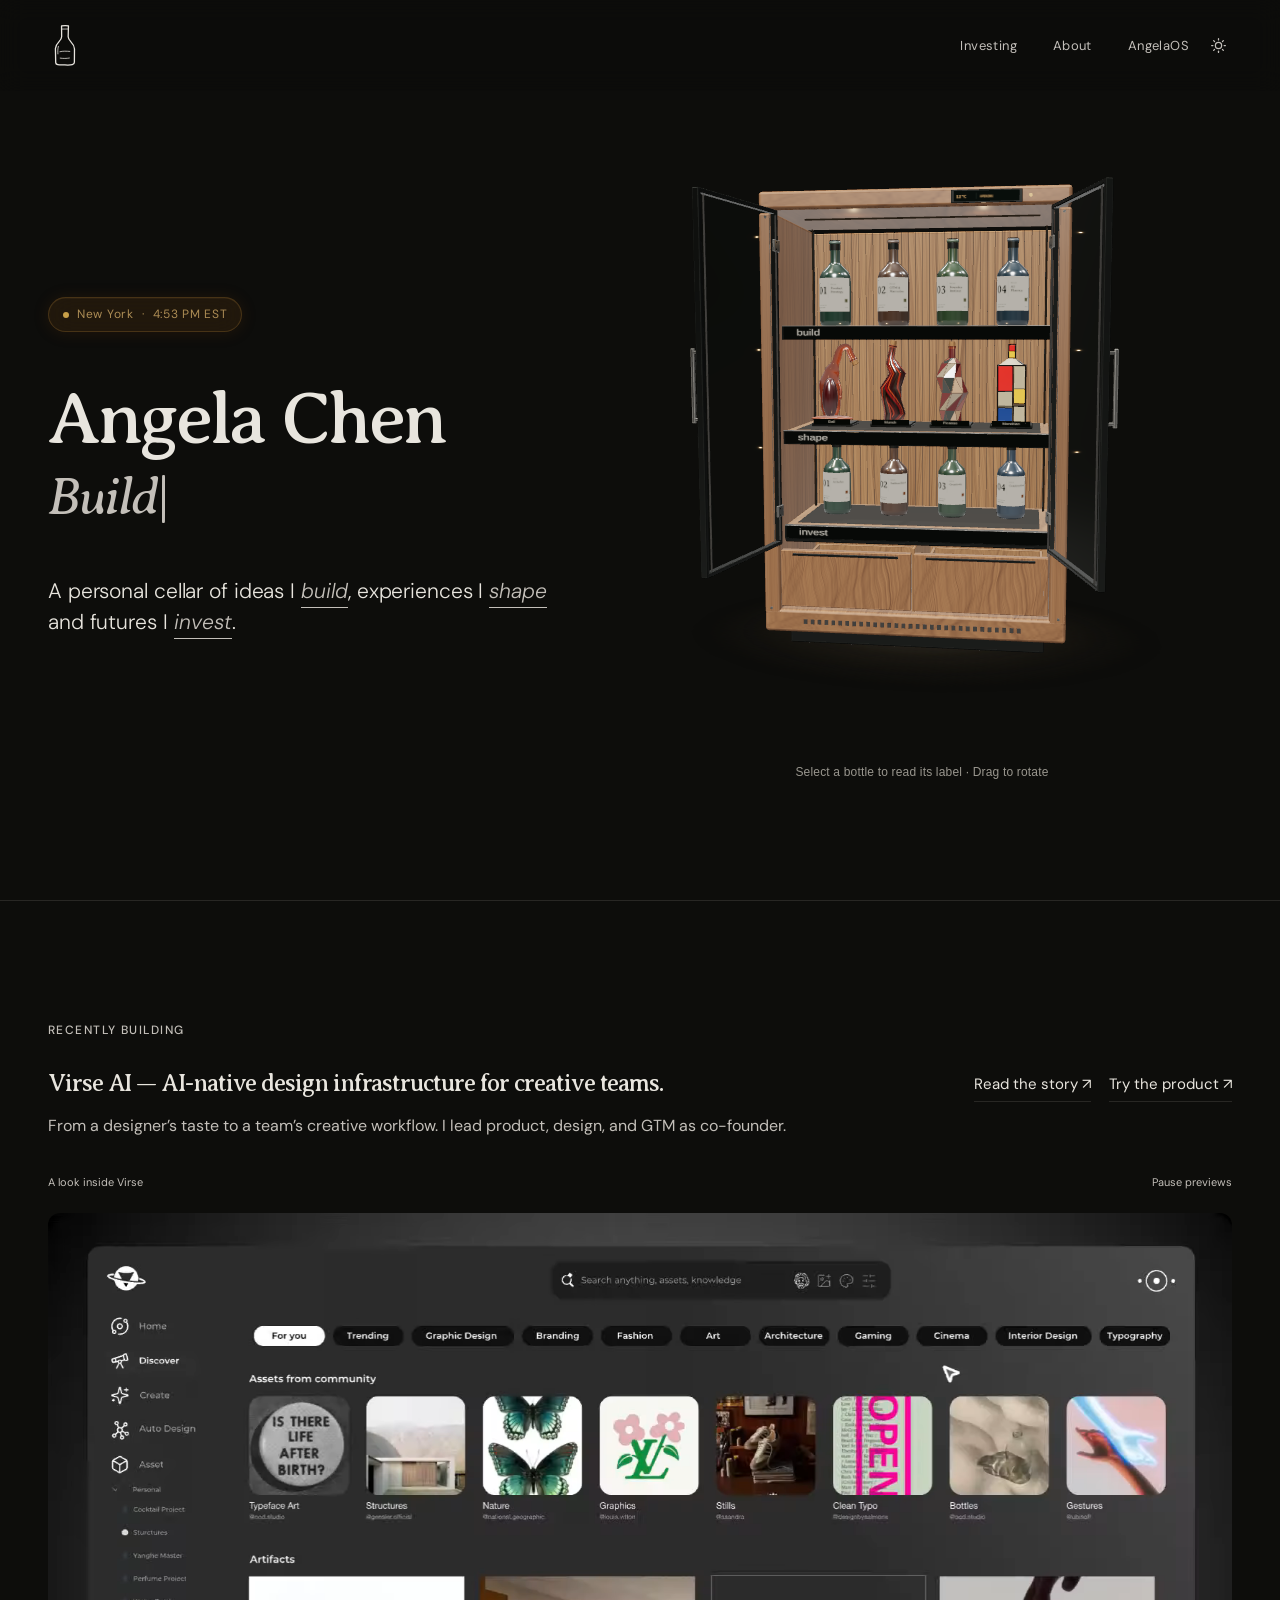
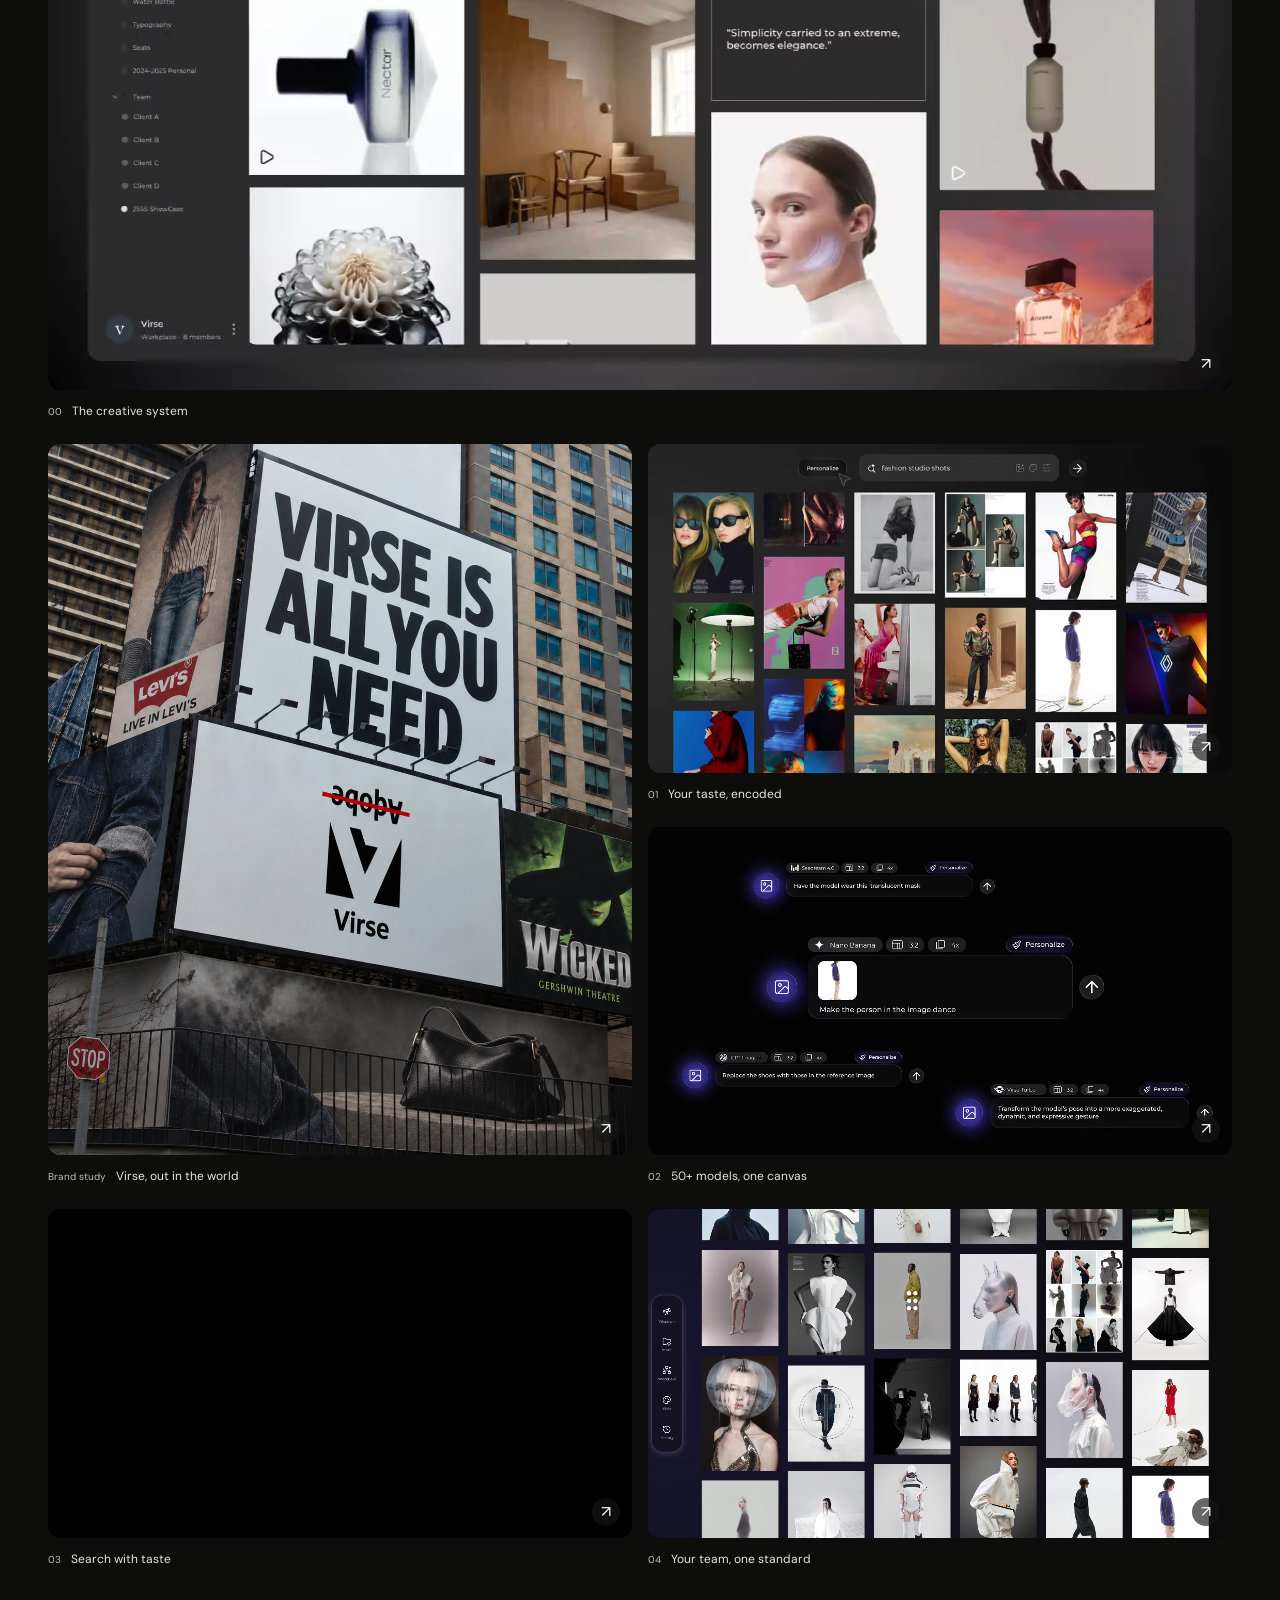
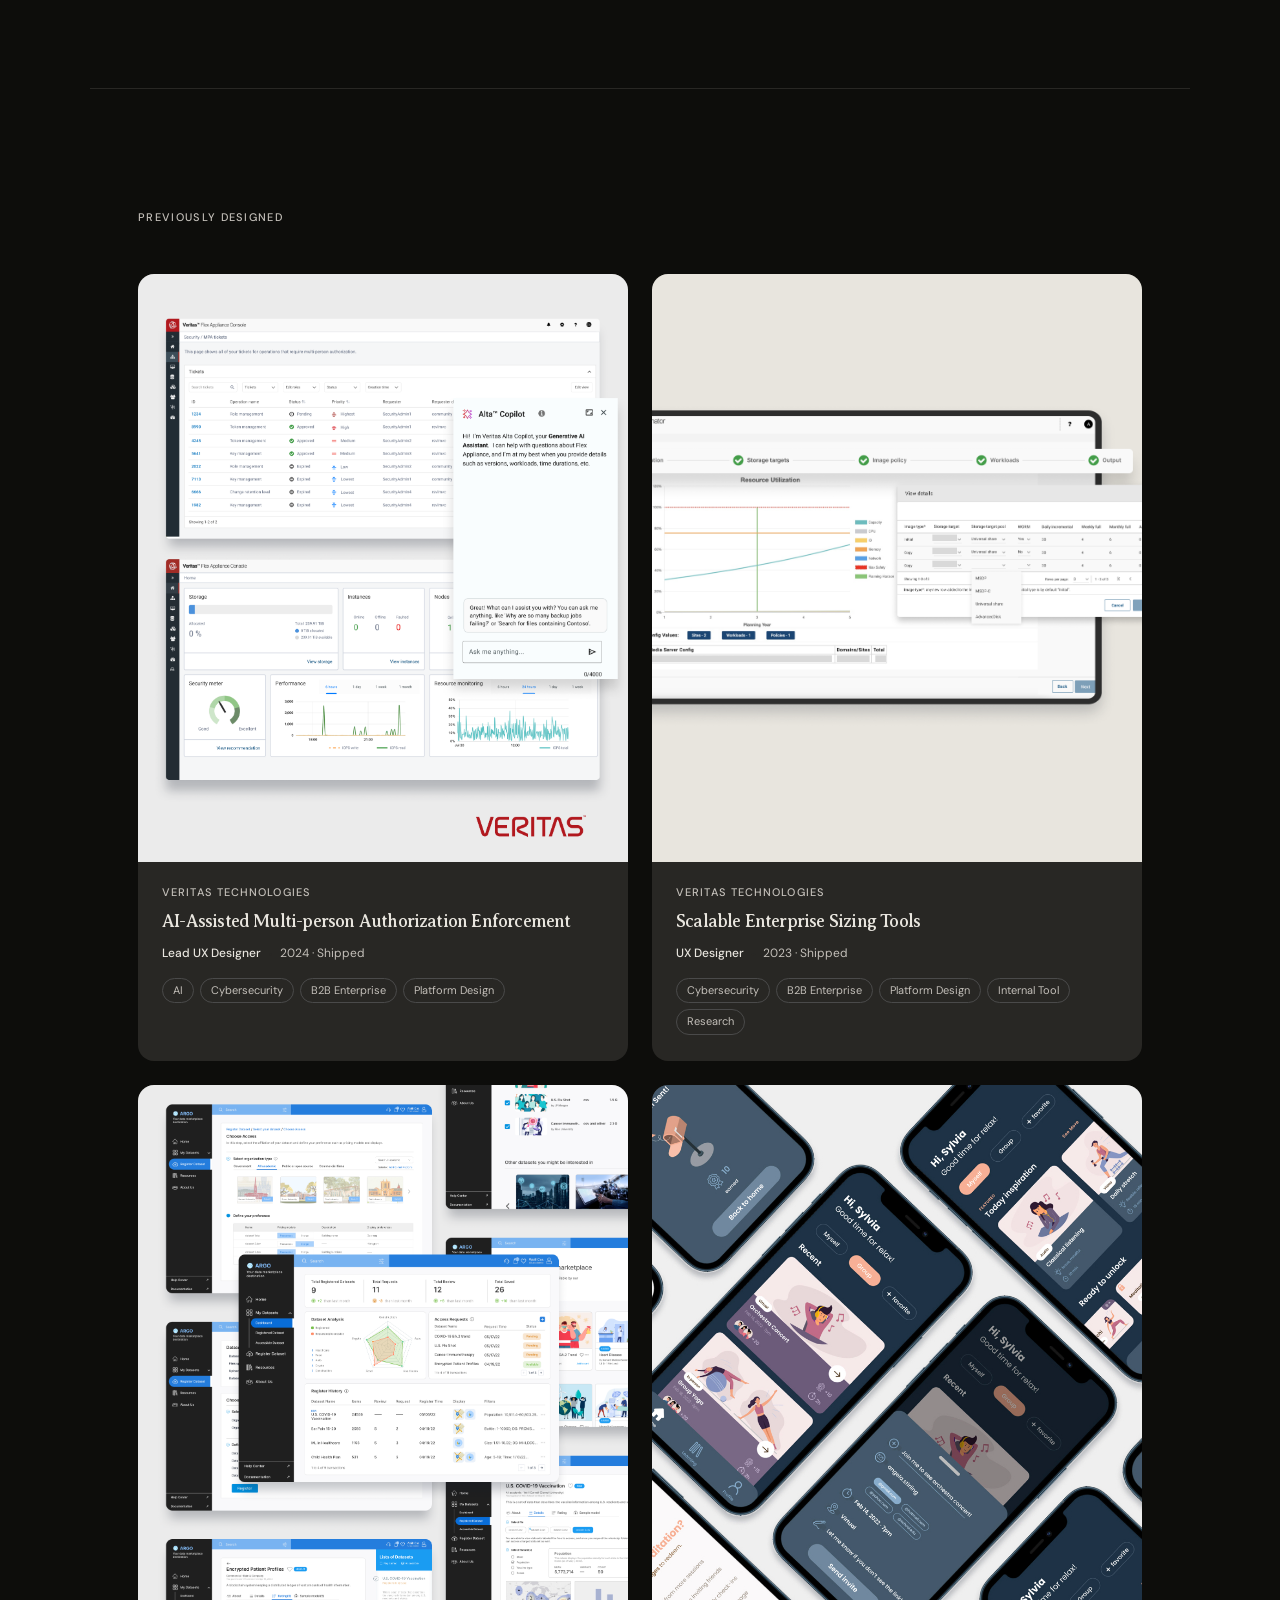
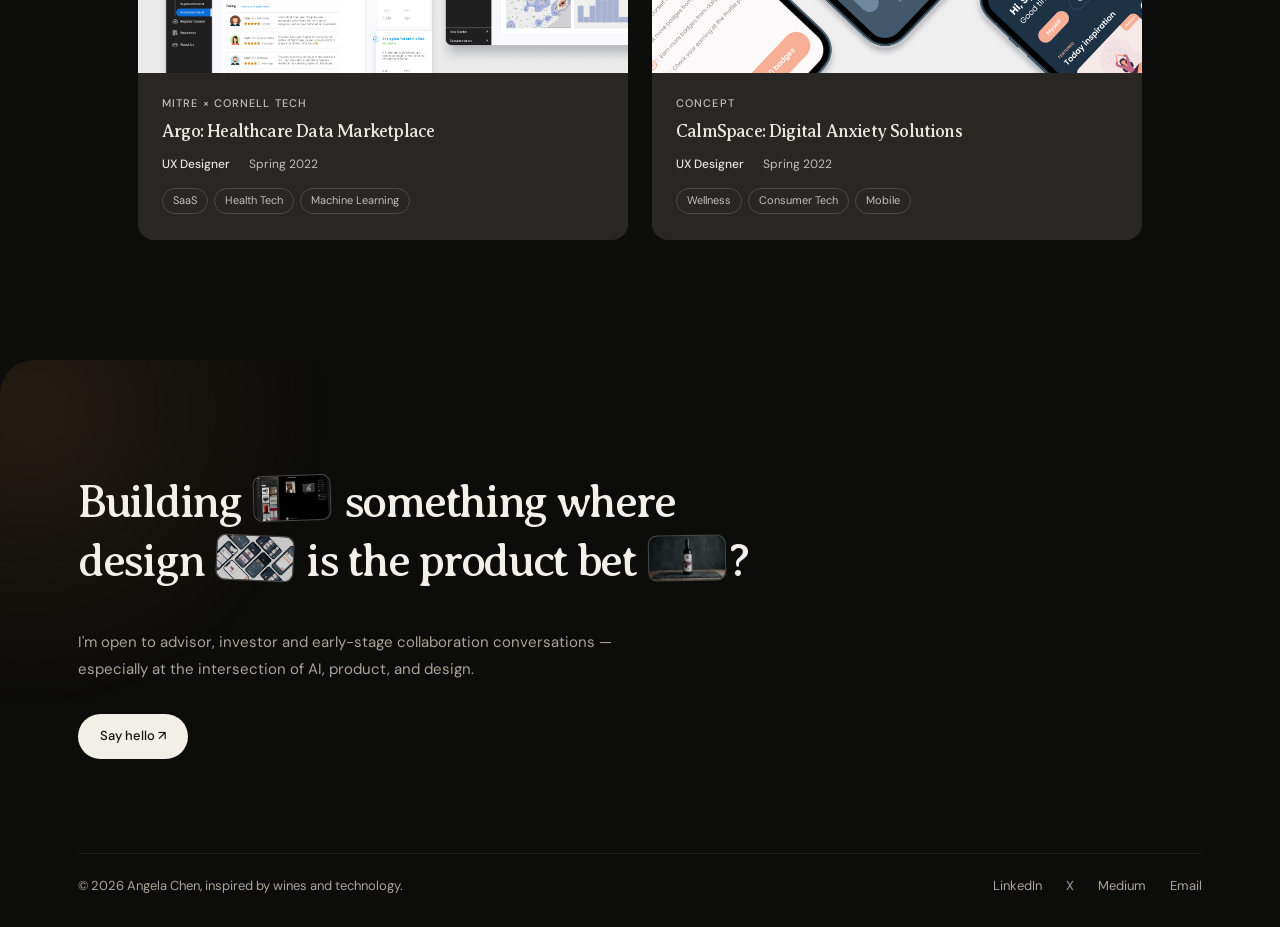
<file: index.html>
<!DOCTYPE html>
<html lang="en">
<head>
  <meta charset="UTF-8" />
  <meta name="viewport" content="width=device-width, initial-scale=1.0" />
  <title>Angela Chen — Designer. Builder.</title>
  <link rel="icon" type="image/png" sizes="96x96" href="favicon-96.png" />
  <link rel="icon" type="image/svg+xml" sizes="any" href="favicon.svg?v=2" />
  <link rel="shortcut icon" href="favicon.ico" />
  <link rel="apple-touch-icon" sizes="180x180" href="apple-touch-icon.png" />
  <script>(function(){ document.documentElement.setAttribute('data-theme', localStorage.getItem('theme') || 'dark'); })();</script>
  <link rel="preconnect" href="https://fonts.googleapis.com" />
  <link rel="preconnect" href="https://fonts.gstatic.com" crossorigin />
  <link href="https://fonts.googleapis.com/css2?family=Averia+Serif+Libre:ital,wght@0,300;0,400;0,700;1,300;1,400&family=DM+Sans:wght@300;400;500;600;700&display=swap" rel="stylesheet" />

  <style>
    *, *::before, *::after { box-sizing: border-box; margin: 0; padding: 0; }

    /* ── DARK MODE (default) ── */
    :root {
      --black: #e8e5de;
      --white: #0d0d0b;
      --gray-1: #161614;
      --gray-2: #282724;
      --gray-3: #c3bfb9;
      --prose: #c3bfb9;
      --nav-bg: rgba(13,13,11,0.92);
      --accent: #e8e5de;
      --serif: 'Averia Serif Libre', serif;
      --sans: 'DM Sans', system-ui, sans-serif;
      --hero-muted: #c3bfb9;
    }

    /* ── LIGHT MODE ── */
    [data-theme="light"] {
      --black: #0f0f0f;
      --white: #fafaf8;
      --gray-1: #f2f1ef;
      --gray-2: #d4d2ce;
      --gray-3: #8a887f;
      --prose: #3a3a3a;
      --nav-bg: rgba(250,250,248,0.88);
      --hero-muted: #8a887f;
    }

    html { scroll-behavior: smooth; }

    body {
      font-family: var(--sans);
      background: var(--white);
      color: var(--black);
      font-size: 16px;
      line-height: 1.6;
      -webkit-font-smoothing: antialiased;
    }

    /* ── NAV ── */
    nav {
      position: fixed;
      top: 0;
      left: 0;
      right: 0;
      z-index: 100;
      display: flex;
      justify-content: space-between;
      align-items: center;
      padding: 22px 48px;
      background: var(--nav-bg);
      backdrop-filter: blur(12px);
      -webkit-backdrop-filter: blur(12px);
      border-bottom: 1px solid transparent;
      transition: border-color 0.3s;
    }
    nav.scrolled { border-color: var(--gray-2); }

    /* Logo mark button */
    .nav-logo {
      display: flex;
      align-items: center;
      gap: 10px;
      text-decoration: none;
      color: var(--black);
    }

    .nav-logo-mark {
      width: 32px;
      height: 32px;
      border: 1.5px solid var(--black);
      border-radius: 8px;
      display: flex;
      align-items: center;
      justify-content: center;
      font-family: var(--serif);
      font-size: 13px;
      font-weight: 400;
      letter-spacing: -0.02em;
      transition: background 0.2s, color 0.2s;
      flex-shrink: 0;
    }

    .nav-logo:hover .nav-logo-mark {
      background: var(--black);
      color: var(--white);
    }

    .nav-logo-text {
      font-family: var(--serif);
      font-size: 15px;
      font-weight: 400;
      letter-spacing: 0.01em;
      opacity: 0.7;
      transition: opacity 0.2s;
    }
    .nav-logo:hover .nav-logo-text { opacity: 1; }

    .nav-links {
      display: flex;
      gap: 36px;
      list-style: none;
      align-items: center;
    }

    .nav-links a {
      font-size: 13px;
      font-weight: 400;
      letter-spacing: 0.03em;
      color: var(--gray-3);
      text-decoration: none;
      transition: color 0.2s;
    }
    .nav-links a:hover { color: var(--black); }

    /* Theme toggle */
    .theme-toggle {
      background: none;
      border: none;
      cursor: pointer;
      padding: 6px;
      color: var(--gray-3);
      display: flex;
      align-items: center;
      justify-content: center;
      transition: color 0.2s;
      margin-left: 8px;
    }
    .theme-toggle:hover { color: var(--black); }
    .theme-toggle svg { width: 15px; height: 15px; display: block; }

    .nav-cta {
      font-size: 13px !important;
      font-weight: 500 !important;
      color: var(--black) !important;
      border: 1px solid var(--black);
      padding: 8px 18px;
      border-radius: 100px;
      transition: background 0.2s, color 0.2s !important;
    }
    .nav-cta:hover {
      background: var(--black) !important;
      color: var(--white) !important;
    }

    /* ── SECTIONS ── */
    section {
      padding: 120px 48px;
      max-width: 1100px;
      margin: 0 auto;
    }

    /* ── HERO ANIMATIONS ── */
    @keyframes fadeUp {
      from { opacity: 0; transform: translateY(22px); }
      to   { opacity: 1; transform: translateY(0); }
    }
    @keyframes blink {
      0%, 100% { opacity: 1; }
      50%       { opacity: 0; }
    }
    @keyframes cursorBlink {
      0%, 100% { opacity: 1; }
      50%       { opacity: 0; }
    }

    /* ── HERO ── */
    #hero {
      min-height: 100vh;
      display: flex;
      flex-direction: column;
      justify-content: center;
      padding-top: 140px;
      padding-bottom: 80px;
    }

    /* Status bar */
    .hero-status {
      display: inline-flex;
      align-items: center;
      gap: 8px;
      margin-bottom: 48px;
      opacity: 0;
      animation: fadeUp 0.7s ease forwards;
      animation-delay: 0.1s;
      background: rgba(180,110,30,0.12);
      border: 0.5px solid rgba(210,150,60,0.22);
      border-radius: 100px;
      padding: 7px 14px;
      backdrop-filter: blur(14px);
      -webkit-backdrop-filter: blur(14px);
      box-shadow: 0 1px 16px rgba(120,60,10,0.18), inset 0 0.5px 0 rgba(220,170,80,0.12);
    }
    .status-dot {
      width: 6px;
      height: 6px;
      border-radius: 50%;
      background: #c8a048;
      animation: blink 2.4s ease-in-out infinite;
      flex-shrink: 0;
    }
    .hero-status span {
      font-size: 12px;
      font-weight: 400;
      letter-spacing: 0.06em;
      color: rgba(220,180,110,0.75);
    }
    .status-sep {
      color: rgba(220,180,110,0.35);
    }
    [data-theme="light"] .hero-status {
      background: rgba(140,90,20,0.07);
      border: 0.5px solid rgba(160,110,40,0.18);
      box-shadow: 0 1px 12px rgba(100,60,10,0.08), inset 0 0.5px 0 rgba(180,130,50,0.12);
    }
    [data-theme="light"] .hero-status span {
      color: rgba(100,68,18,0.70);
    }
    [data-theme="light"] .status-sep {
      color: rgba(100,68,18,0.30);
    }
    [data-theme="light"] .status-dot {
      background: #a07830;
    }

    /* Identity block */
    .hero-identity {
      margin-bottom: 52px;
      opacity: 0;
      animation: fadeUp 0.7s ease forwards;
      animation-delay: 0.25s;
    }

    .hero-name {
      font-family: var(--serif);
      font-size: clamp(42px, 5.8vw, 76px);
      font-weight: 400;
      line-height: 1.05;
      letter-spacing: -0.02em;
      color: var(--black);
      margin-bottom: 12px;
    }

    /* Animated role flipper */
    .hero-role-wrap {
      height: clamp(34px, 4.6vw, 58px);
      overflow: hidden;
    }
    .hero-role {
      font-family: var(--serif);
      font-size: clamp(30px, 4.05vw, 52px);
      font-weight: 400;
      font-style: italic;
      line-height: 1.05;
      letter-spacing: -0.02em;
      color: var(--hero-muted);
      white-space: nowrap;
    }
    .hero-role .cursor {
      font-style: normal;
      font-weight: 300;
      animation: cursorBlink 0.9s step-end infinite;
      margin-left: 1px;
    }

    /* Existing hero body */
    .hero-h1 {
      font-family: var(--sans);
      font-size: clamp(16px, 1.7vw, 21px);
      font-weight: 300;
      line-height: 1.4;
      letter-spacing: -0.005em;
      max-width: 600px;
      margin-bottom: 24px;
      color: var(--black);
      opacity: 0;
      animation: fadeUp 0.7s ease forwards;
      animation-delay: 0.4s;
    }

    .cellar-word {
      appearance: none;
      padding: 0 0 .04em;
      border: 0;
      border-bottom: 1px solid currentColor;
      background: transparent;
      color: var(--hero-muted);
      font: inherit;
      font-style: italic;
      line-height: inherit;
      cursor: pointer;
      transition: color .25s, border-color .25s, text-shadow .25s;
    }
    .cellar-word:hover, .cellar-word[aria-pressed="true"] {
      color: var(--black);
      border-bottom-color: #b38a58;
      text-shadow: 0 0 22px rgba(196, 155, 92, .24);
    }
    .cellar-word:focus-visible { outline: 2px solid #b38a58; outline-offset: 5px; border-radius: 2px; }
    .cellar-word:disabled { cursor: progress; }

    .hero-h1 em {
      font-style: italic;
      color: var(--hero-muted);
    }

    .hero-sub {
      font-size: 16px;
      color: var(--hero-muted);
      max-width: 480px;
      line-height: 1.7;
      margin-bottom: 40px;
      opacity: 0;
      animation: fadeUp 0.7s ease forwards;
      animation-delay: 0.52s;
    }

    .hero-tags {
      display: flex;
      flex-wrap: wrap;
      gap: 10px;
      margin-bottom: 48px;
      opacity: 0;
      animation: fadeUp 0.7s ease forwards;
      animation-delay: 0.64s;
    }

    .tag {
      font-size: 12px;
      font-weight: 500;
      letter-spacing: 0.04em;
      color: var(--gray-3);
      border: 1px solid var(--gray-2);
      padding: 6px 14px;
      border-radius: 100px;
    }

    .hero-ctas {
      display: flex;
      gap: 16px;
      flex-wrap: wrap;
      opacity: 0;
      animation: fadeUp 0.7s ease forwards;
      animation-delay: 0.76s;
    }

    .btn-primary {
      font-size: 13px;
      font-weight: 500;
      letter-spacing: 0.02em;
      color: var(--black);
      background: rgba(232, 229, 222, 0.08);
      padding: 13px 30px;
      border-radius: 100px;
      text-decoration: none;
      border: 1px solid rgba(232, 229, 222, 0.2);
      backdrop-filter: blur(24px);
      -webkit-backdrop-filter: blur(24px);
      box-shadow:
        0 2px 24px rgba(0,0,0,0.18),
        inset 0 1px 0 rgba(232,229,222,0.18),
        inset 0 -1px 0 rgba(0,0,0,0.1);
      transition: background 0.3s, box-shadow 0.3s, transform 0.2s;
    }
    .btn-primary:hover {
      background: rgba(232, 229, 222, 0.15);
      border-color: rgba(232, 229, 222, 0.32);
      box-shadow:
        0 6px 32px rgba(0,0,0,0.22),
        inset 0 1px 0 rgba(232,229,222,0.25),
        inset 0 -1px 0 rgba(0,0,0,0.08);
      transform: translateY(-1px);
    }
    [data-theme="light"] .btn-primary {
      background: rgba(30,28,24,0.055);
      border-color: rgba(30,28,24,0.12);
      color: #1a1a18;
      box-shadow:
        0 2px 20px rgba(0,0,0,0.07),
        inset 0 1px 0 rgba(255,255,255,0.6),
        inset 0 -1px 0 rgba(0,0,0,0.06);
    }
    [data-theme="light"] .btn-primary:hover {
      background: rgba(30,28,24,0.14);
      border-color: rgba(30,28,24,0.26);
      box-shadow:
        0 6px 28px rgba(0,0,0,0.1),
        inset 0 1px 0 rgba(255,255,255,0.65),
        inset 0 -1px 0 rgba(0,0,0,0.05);
      transform: translateY(-1px);
    }

    .btn-secondary {
      font-size: 14px;
      font-weight: 400;
      color: var(--black);
      padding: 13px 28px;
      border-radius: 100px;
      border: 1px solid var(--gray-2);
      text-decoration: none;
      transition: border-color 0.2s;
    }
    .btn-secondary:hover { border-color: var(--black); }

    /* ── THE BET ── */
    #bet {
      border-top: 1px solid var(--gray-2);
    }

    .section-label {
      font-size: 11px;
      font-weight: 500;
      letter-spacing: 0.12em;
      text-transform: uppercase;
      color: var(--gray-3);
      margin-bottom: 40px;
    }

    .bet-headline {
      font-family: var(--serif);
      font-size: clamp(28px, 4vw, 48px);
      font-weight: 400;
      line-height: 1.2;
      max-width: 700px;
      margin-bottom: 48px;
    }

    .bet-body {
      display: grid;
      grid-template-columns: 1fr 1fr;
      gap: 64px;
      align-items: start;
    }

    .bet-prose {
      font-size: 17px;
      line-height: 1.8;
      color: var(--prose);
    }

    .bet-prose p + p { margin-top: 20px; }

    .bet-pillars {
      display: flex;
      flex-direction: column;
      gap: 28px;
    }

    .pillar {
      padding: 24px;
      background: var(--gray-1);
      border-radius: 12px;
    }

    .pillar-title {
      font-size: 13px;
      font-weight: 600;
      letter-spacing: 0.02em;
      margin-bottom: 6px;
    }

    .pillar-desc {
      font-size: 14px;
      color: var(--gray-3);
      line-height: 1.6;
    }

    /* ── BUILDING ── */
    #building {
      border-top: 1px solid var(--gray-2);
    }

    .building-grid {
      display: grid;
      grid-template-columns: 1fr 1.5fr;
      gap: 60px;
      align-items: stretch;
      margin-top: 48px;
    }
    .building-left {
      display: flex;
      flex-direction: column;
    }
    .building-left .virse-meta {
      margin-top: auto;
    }

    .virse-label {
      font-size: 11px;
      font-weight: 500;
      letter-spacing: 0.12em;
      text-transform: uppercase;
      color: var(--gray-3);
      margin-bottom: 16px;
    }

    .virse-name {
      font-family: var(--serif);
      font-size: clamp(22px, 2.8vw, 36px);
      font-weight: 400;
      line-height: 1.1;
      margin-bottom: 20px;
    }

    .virse-desc {
      font-size: 16px;
      line-height: 1.8;
      color: var(--prose);
      margin-bottom: 32px;
    }

    .virse-meta {
      display: flex;
      flex-direction: column;
      gap: 12px;
    }

    .meta-row {
      display: flex;
      align-items: baseline;
      gap: 12px;
      font-size: 14px;
    }

    .meta-key {
      font-weight: 500;
      min-width: 80px;
      color: var(--black);
    }

    .meta-val {
      color: var(--gray-3);
    }

    .virse-image {
      background: var(--gray-1);
      border-radius: 16px;
      aspect-ratio: 4/3;
      display: flex;
      align-items: center;
      justify-content: center;
      overflow: hidden;
    }

    .virse-image-placeholder {
      text-align: center;
      color: var(--gray-3);
    }

    .virse-image-placeholder .icon {
      font-size: 40px;
      margin-bottom: 12px;
      display: block;
    }

    .virse-image-placeholder p {
      font-size: 13px;
      letter-spacing: 0.04em;
    }

    /* ── PREVIOUSLY DESIGNED ── */
    #prev-design {
      border-top: 1px solid var(--gray-2);
    }

    .prev-grid {
      display: grid;
      grid-template-columns: 1fr 1fr;
      gap: 24px;
      margin-top: 48px;
    }

    .prev-card {
      display: flex;
      flex-direction: column;
      background: var(--gray-2);
      border-radius: 16px;
      overflow: hidden;
      text-decoration: none;
    }
    [data-theme="light"] .prev-card {
      background: #f0efec;
    }

    .prev-thumb {
      aspect-ratio: 1 / 1.2;
      background: var(--gray-2);
      overflow: hidden;
      position: relative;
    }

    .prev-thumb img {
      width: 100%;
      height: 100%;
      object-fit: cover;
      object-position: center top;
      display: block;
    }

    .prev-thumb-placeholder {
      width: 100%;
      height: 100%;
      display: flex;
      align-items: center;
      justify-content: center;
    }

    .prev-thumb-placeholder p {
      font-size: 10px;
      letter-spacing: 0.1em;
      text-transform: uppercase;
      color: var(--gray-3);
    }

    .prev-card-body {
      padding: 22px 24px 26px;
      display: flex;
      flex-direction: column;
      gap: 8px;
      flex: 1;
    }

    .prev-client {
      font-size: 11px;
      font-weight: 500;
      letter-spacing: 0.1em;
      text-transform: uppercase;
      color: var(--gray-3);
    }

    .prev-title {
      font-family: var(--serif);
      font-size: 18px;
      font-weight: 400;
      line-height: 1.25;
      color: var(--black);
    }

    .prev-meta-row {
      display: flex;
      align-items: center;
      gap: 8px;
      margin-top: 4px;
      flex-wrap: wrap;
    }

    .prev-role {
      font-size: 12px;
      font-weight: 500;
      color: var(--black);
    }

    .prev-dot {
      width: 3px;
      height: 3px;
      border-radius: 50%;
      background: var(--gray-2);
      flex-shrink: 0;
    }

    .prev-year {
      font-size: 12px;
      color: var(--gray-3);
    }

    .prev-tags {
      display: flex;
      gap: 6px;
      flex-wrap: wrap;
      margin-top: 6px;
    }

    .prev-tag {
      font-size: 11px;
      color: var(--gray-3);
      border: 1px solid #4a4a4a;
      padding: 3px 10px;
      border-radius: 100px;
    }
    [data-theme="light"] .prev-tag {
      border-color: #dedcda;
    }

    @media (max-width: 768px) {
      .prev-grid { grid-template-columns: 1fr; gap: 16px; }
    }

    /* ── THINKING ── */
    #thinking {
      border-top: 1px solid var(--gray-2);
    }

    .thinking-headline {
      font-family: var(--serif);
      font-size: clamp(28px, 4vw, 44px);
      font-weight: 400;
      line-height: 1.2;
      max-width: 560px;
      margin-bottom: 56px;
    }

    .thoughts-list {
      display: flex;
      flex-direction: column;
      gap: 2px;
    }

    .thought-item {
      display: flex;
      justify-content: space-between;
      align-items: baseline;
      padding: 28px 0;
      border-top: 1px solid var(--gray-2);
      text-decoration: none;
      color: var(--black);
      transition: color 0.2s;
      gap: 32px;
    }
    .thought-item:last-child { border-bottom: 1px solid var(--gray-2); }
    .thought-item:hover { color: var(--gray-3); }

    .thought-title {
      font-size: 18px;
      font-weight: 400;
      line-height: 1.4;
      flex: 1;
    }

    .thought-source {
      font-size: 12px;
      font-weight: 500;
      letter-spacing: 0.08em;
      text-transform: uppercase;
      color: var(--gray-3);
      white-space: nowrap;
    }

    .speaking-note {
      margin-top: 56px;
      padding: 32px;
      background: var(--gray-1);
      border-radius: 12px;
      display: flex;
      justify-content: space-between;
      align-items: center;
      gap: 24px;
    }

    .speaking-note p {
      font-size: 16px;
      line-height: 1.6;
      color: var(--prose);
      max-width: 560px;
    }

    /* ── CONNECT + FOOTER ── */
    #connect {
      position: relative;
      max-width: 100%;
      padding: 0;
      overflow: hidden;
      color: #f3f0e9;
      background: #0c0c0a;
      border-radius: 34px 34px 0 0;
    }

    #connect::before {
      content: '';
      position: absolute;
      width: 620px;
      height: 620px;
      left: -280px;
      top: -260px;
      border-radius: 50%;
      pointer-events: none;
      background: radial-gradient(circle, rgba(142,100,54,.18), transparent 66%);
      filter: blur(14px);
    }

    .connect-shell {
      position: relative;
      z-index: 1;
      max-width: 1220px;
      margin: 0 auto;
      padding: 112px 48px 30px;
    }

    .connect-main {
      width: 100%;
    }

    .connect-headline {
      max-width: 100%;
      width: 60%;
      color: #f3f0e9;
      font-family: var(--serif);
      font-size: clamp(30px, 3.6vw, 46px);
      font-weight: 400;
      line-height: 1.3;
      letter-spacing: -.04em;
    }

    .footer-inline-visual {
      --tilt: -2deg;
      position: relative;
      isolation: isolate;
      display: inline-block;
      width: 1.7em;
      height: 1em;
      margin: 0 .06em;
      padding: 0;
      overflow: visible;
      vertical-align: -.09em;
      appearance: none;
      border: 1px solid rgba(255,255,255,.18);
      border-radius: 9px;
      background: #24231f;
      transform: rotate(var(--tilt));
    }

    .footer-inline-visual:nth-of-type(2) { --tilt: 2.5deg; }
    .footer-inline-visual:nth-of-type(3) { --tilt: -1deg; }

    .footer-inline-visual img {
      position: absolute;
      inset: 0;
      z-index: 1;
      width: 100%;
      height: 100%;
      border-radius: inherit;
      object-fit: cover;
      filter: saturate(.78) contrast(1.03) brightness(.82);
    }

    .connect-sub {
      max-width: 590px;
      margin: 38px 0 32px;
      color: #aaa49a;
      font-size: 15px;
      line-height: 1.75;
    }

    .connect-actions { display:flex; gap:12px; flex-wrap:wrap; }
    .btn-white, .btn-outline-white {
      display: inline-flex;
      align-items: center;
      justify-content: center;
      min-height: 45px;
      padding: 0 22px;
      border-radius: 100px;
      font-size: 13px;
      text-decoration: none;
      transition: transform .25s ease, background .25s ease, color .25s ease, border-color .25s ease;
    }
    .btn-white { color:#11110f; background:#f2efe7; font-weight:500; }
    .btn-outline-white { color:#f2efe7; border:1px solid #3f3e39; }
    .btn-white:hover, .btn-outline-white:hover { transform:translateY(-2px); }
    .btn-outline-white:hover { border-color:#77736b; background:#181815; }

    .connect-routes { padding-top: 39px; }
    .connect-routes-label { margin-bottom: 18px; color:#736f68; font-size:10px; letter-spacing:.14em; text-transform:uppercase; }
    .connect-route {
      display: grid;
      grid-template-columns: 1fr auto;
      gap: 16px;
      padding: 19px 0;
      color: inherit;
      text-decoration: none;
      border-top: 1px solid #2b2a26;
    }
    .connect-route:last-child { border-bottom:1px solid #2b2a26; }
    .connect-route-title { display:block; margin-bottom:5px; color:#f2efe7; font-size:13px; font-weight:500; }
    .connect-route-desc { display:block; max-width:290px; color:#89847c; font-size:11px; line-height:1.55; transition:color .25s ease; }
    .connect-route-arrow { color:#78736b; font-size:16px; transition:transform .3s ease,color .25s ease; }
    .connect-route:hover .connect-route-desc { color:#bdb6ab; }
    .connect-route:hover .connect-route-arrow { color:#f2efe7; transform:translate(4px,-4px); }

    .footer-meta {
      display:flex;
      align-items:center;
      justify-content:space-between;
      gap:24px;
      margin-top:94px;
      padding-top:22px;
      color:#aaa49a;
      border-top:1px solid #1d1c19;
      font-size:13px;
      line-height:1.6;
    }
    .footer-contact-links { display:flex; align-items:center; gap:24px; }
    .footer-contact-links a { color:#aaa49a; text-decoration:none; transition:color .2s ease; }
    .footer-contact-links a:hover { color:#f2efe7; }

    #connect .connect-left, #connect .connect-routes, #connect .footer-meta {
      opacity:0;
      transform:translateY(24px);
      transition:opacity .7s ease,transform .8s cubic-bezier(.16,1,.3,1);
    }
    #connect.is-visible .connect-left, #connect.is-visible .connect-routes, #connect.is-visible .footer-meta { opacity:1; transform:none; }
    #connect.is-visible .connect-routes { transition-delay:.08s; }
    #connect.is-visible .footer-meta { transition-delay:.12s; }

    /* ── RESPONSIVE ── */
    @media (max-width: 768px) {
      nav { padding: 18px 24px; }
      .nav-links { gap: 20px; }
      .nav-links { gap: 16px; }
      .nav-links a { font-size: 12px; }

      .hero-role-wrap { height: clamp(32px, 9vw, 48px); }

      section { padding: 80px 24px; }

      .bet-body { grid-template-columns: 1fr; gap: 40px; }
      .building-grid { grid-template-columns: 1fr; gap: 40px; }
      .speaking-note { flex-direction: column; align-items: flex-start; }
      #connect { border-radius:24px 24px 0 0; }
      .connect-shell { padding:80px 24px 26px; }
      .connect-headline { width:100%; font-size:clamp(30px,7.5vw,40px); }
      .connect-routes { padding-top:0; }
      .footer-meta { align-items:flex-start; flex-direction:column; margin-top:64px; }
      .footer-contact-links { flex-wrap:wrap; gap:12px 20px; }
    }

    /* Portfolio hero: copy and interactive cabinet. */
    #hero{position:relative;max-width:100%;width:100%;margin:0;padding-left:0;padding-right:0;overflow:hidden;}
    /* Text and cabinet share the hero. */
    .hero-inner {
      position: relative;
      z-index: 2;
      max-width: 1280px;
      margin: 0 auto;
      padding: 0 48px;
      display: flex;
      align-items: center;
      gap: 32px;
      width: 100%;
    }

    .hero-content {
      position: relative;
      z-index: 2;
      flex: 1;
      min-width: 0;
    }
    #hero-cabinet{flex-shrink:0;width:min(620px,49vw);height:680px;position:relative;touch-action:pan-y;}
    #hero-cabinet canvas{display:block;width:100%;height:100%;outline:none;}
    #hero-cabinet canvas:focus-visible{outline:1px solid var(--gray-3);outline-offset:4px;border-radius:12px;}
    .cabinet-fallback{position:absolute;inset:40% 12% auto;color:var(--gray-3);font-size:13px;line-height:1.6;text-align:center;}
    @media(max-width:1000px){.hero-inner{gap:16px;padding:0 32px;}#hero-cabinet{width:49vw;height:590px;}}
    @media(min-width:701px) and (max-height:800px){#hero{padding-top:100px;padding-bottom:40px;}#hero-cabinet{height:min(680px,calc(100svh - 120px));min-height:480px;}}
    @media(max-width:700px){.hero-inner{flex-direction:column;gap:12px;padding:0 24px;}.hero-content{width:100%;}#hero-cabinet{width:100%;max-width:550px;height:580px;}#hero{padding-bottom:36px;} }

    @media(prefers-reduced-motion:reduce){
      #connect .connect-left, #connect .connect-routes, #connect .footer-meta { opacity:1; transform:none; transition:none; }
    }
  /* Averia display typography: tighter spacing with room for the italic role. */
    .hero-name,.hero-role,.virse-name,.prev-title {letter-spacing:-.045em;}
    .connect-headline {letter-spacing:-.05em;}
    .hero-role-wrap {height:auto;min-height:1.2em;overflow:visible;}
  </style>
<script type="importmap">{"imports":{"three":"./wine-cabinet/vendor/three.webgpu.js","three/webgpu":"./wine-cabinet/vendor/three.webgpu.js"}}</script>
  <link rel="stylesheet" href="nav-brand.css?v=wine-1" />
  <link rel="stylesheet" href="virse-gallery.css?v=7">
  <link rel="stylesheet" href="site-footer.css?v=1">
  <script src="favicon-theme.js" defer></script>
</head>

<body>

  <!-- NAV -->
  <nav id="nav">
    <a href="index.html" class="nav-logo" aria-label="Angela Chen — Home">
      <svg class="nav-wine-mark" width="34" height="46" viewBox="0 0 32 48" fill="none" xmlns="http://www.w3.org/2000/svg" aria-hidden="true">
        <g stroke="currentColor" stroke-linecap="round" stroke-linejoin="round">
          <path d="M19.6 4.1c-2.8-.7-5.1-.4-7.2 0l.1 11.4c0 4.7-6.4 6.1-6.5 12.2l.3 14.7c0 2.1 2.4 2.6 9.5 2.4 7.4.4 10.1-.4 10-2.7l.1-14c-.1-6.6-6.6-7.8-6.6-12.6l.3-11.4" stroke-width="1.35"/>
          <path d="m12.6 7.4 6.8-.1M10.7 31c3.4-.8 6.6-.6 10.3-.3m-10 7c3.1.5 6.5.4 9.6-.1M9.1 25.4c-.8 2.8-.6 5.2-.5 7.9" stroke-width=".8"/>
        </g>
      </svg>
    </a>
    <div style="display:flex;align-items:center;gap:8px;">
    <ul class="nav-links">
      <li><a href="investing.html">Investing</a></li>
      <li><a href="about.html">About</a></li>
      <li><a href="angelaos.html">AngelaOS</a></li>
    </ul>
    <button class="theme-toggle" id="themeToggle" aria-label="Toggle theme">
      <!-- sun shown in dark mode, moon shown in light mode -->
      <svg id="icon-sun" viewBox="0 0 24 24" fill="none" stroke="currentColor" stroke-width="2" stroke-linecap="round" stroke-linejoin="round">
        <circle cx="12" cy="12" r="5"/><line x1="12" y1="1" x2="12" y2="3"/><line x1="12" y1="21" x2="12" y2="23"/><line x1="4.22" y1="4.22" x2="5.64" y2="5.64"/><line x1="18.36" y1="18.36" x2="19.78" y2="19.78"/><line x1="1" y1="12" x2="3" y2="12"/><line x1="21" y1="12" x2="23" y2="12"/><line x1="4.22" y1="19.78" x2="5.64" y2="18.36"/><line x1="18.36" y1="5.64" x2="19.78" y2="4.22"/>
      </svg>
      <svg id="icon-moon" viewBox="0 0 24 24" fill="none" stroke="currentColor" stroke-width="2" stroke-linecap="round" stroke-linejoin="round" style="display:none">
        <path d="M21 12.79A9 9 0 1 1 11.21 3 7 7 0 0 0 21 12.79z"/>
      </svg>
    </button>
    </div>
  </nav>

  <!-- HERO -->
  <section id="hero">
    <div class="hero-inner">
      <div class="hero-content">
        <!-- Status bar: location + live NYC time -->
        <div class="hero-status">
          <span class="status-dot"></span>
          <span>New York</span>
          <span class="status-sep">·</span>
          <span id="nyc-time"></span>
        </div>

        <!-- Name + animated role -->
        <div class="hero-identity">
          <h1 class="hero-name">Angela Chen</h1>
          <div class="hero-role-wrap">
            <span class="hero-role" id="heroRole"><span class="cursor">|</span></span>
          </div>
        </div>

        <p class="hero-h1">
          A personal cellar of ideas I <button type="button" class="cellar-word" data-cellar-row="build" aria-controls="hero-cabinet" aria-pressed="false" disabled>build</button>, experiences I <button type="button" class="cellar-word" data-cellar-row="shape" aria-controls="hero-cabinet" aria-pressed="false" disabled>shape</button> and futures I <button type="button" class="cellar-word" data-cellar-row="back" aria-controls="hero-cabinet" aria-pressed="false" disabled>invest</button>.
        </p>
        <!-- hero-sub archived
        <p class="hero-sub">
          Designer turned founder and investor. I translate AI capability into real product experiences — and I've done it at every scale, from Fortune 500 enterprise to seed startup.
        </p>
        -->
        <!-- hero tags hidden
        <div class="hero-tags">
          <span class="tag">0 → 1 Product</span>
          <span class="tag">AI-native Design</span>
          <span class="tag">Founder Mindset</span>
          <span class="tag">Design Systems</span>
          <span class="tag">GTM</span>
          <span class="tag">Cornell Tech</span>
        </div>
        -->
      </div>

      <div id="hero-cabinet" aria-label="Build, Shape, Invest: explore my work, creative influences, and investment interests" aria-busy="true"></div>
    </div>

  </section>

  <!-- THE BET — hidden
  <section id="bet">
    <p class="section-label">The way I work</p>
    <h2 class="bet-headline">
      I think in systems.<br/>I ship in products.
    </h2>
    <div class="bet-body">
      <div class="bet-prose">
        <p>
          Most designers optimize for the screen. I optimize for the decision — what should this product do, for whom, and why now. That combination of craft and strategic thinking is rare, and it's what makes me useful at the earliest stages of company building.
        </p>
        <p>
          I spent years designing at enterprise scale — shipping 20+ workflows used by 87% of the Fortune Global 500 — before going back to zero as a co-founder. That range means I know what "scalable" looks like before you need it.
        </p>
        <p>
          If you're building something where design is a core product bet — not a polish layer — I want to hear about it.
        </p>
      </div>
      <div class="bet-pillars">
        <div class="pillar">
          <p class="pillar-title">Product × Design</p>
          <p class="pillar-desc">I own both sides. No handoff friction. From user research to shipped interface to success metric.</p>
        </div>
        <div class="pillar">
          <p class="pillar-title">AI fluency</p>
          <p class="pillar-desc">I've designed AI-native interfaces from scratch — multimodal, context-aware, real-time. Not prompt wrappers. Actual product experiences.</p>
        </div>
        <div class="pillar">
          <p class="pillar-title">Founder mode</p>
          <p class="pillar-desc">I've led GTM, investor narrative, early community. I know what the first 12 months of building actually feel like.</p>
        </div>
      </div>
    </div>
  </section>
  -->

  <!-- WHAT I'M BUILDING -->
  <section id="building" aria-labelledby="building-heading">
    <p class="section-label">Recently building</p>
    <div class="building-grid">
      <div class="building-left">
        <h2 class="virse-name" id="building-heading"><a href="virse-access.html" style="color:inherit;text-decoration:none;">Virse AI — AI-native design infrastructure for creative teams.</a></h2>
        <p class="virse-desc">From a designer’s taste to a team’s creative workflow. I lead product, design, and GTM as co-founder.</p>
        <div class="building-links"><a href="virse-access.html">Read the story ↗</a><a href="https://beta.virse.art/login" target="_blank" rel="noopener">Try the product ↗</a></div>
      </div>
      <div class="building-gallery">
        <div class="gallery-toolbar"><span>A look inside Virse</span><button class="gallery-motion" type="button" aria-pressed="false" aria-label="Pause automatic video previews">Pause previews</button></div>
        <div class="gallery-grid">
          <figure class="gallery-item gallery-item--lead">
            <button class="gallery-media" type="button" data-title="The creative system" aria-label="Enlarge: The creative system" aria-haspopup="dialog"><video src="virse-demo.webm" poster="assets/virse-gallery/virse-demo.jpg" loop muted playsinline preload="none" aria-label="The creative system"></video><span class="gallery-expand" aria-hidden="true">↗</span></button>
            <figcaption><span>00</span>The creative system</figcaption>
          </figure>
          <figure class="gallery-item gallery-item--poster">
            <button class="gallery-media" type="button" data-title="Virse, out in the world" aria-label="Enlarge: Virse, out in the world" aria-haspopup="dialog"><img src="assets/virse-gallery/virse-billboard-option-b.png" alt="Virse billboard concept in New York: Virse is all you need" loading="lazy" width="1142" height="1378"><span class="gallery-expand" aria-hidden="true">↗</span></button>
            <figcaption><span>Brand study</span>Virse, out in the world</figcaption>
          </figure>
          <figure class="gallery-item">
            <button class="gallery-media" type="button" data-title="Your taste, encoded" aria-label="Enlarge: Your taste, encoded" aria-haspopup="dialog"><video src="Website-Personalize.webm" poster="assets/virse-gallery/Website-Personalize.jpg" loop muted playsinline preload="none" aria-label="Your taste, encoded"></video><span class="gallery-expand" aria-hidden="true">↗</span></button>
            <figcaption><span>01</span>Your taste, encoded</figcaption>
          </figure>
          <figure class="gallery-item">
            <button class="gallery-media" type="button" data-title="50+ models, one canvas" aria-label="Enlarge: 50+ models, one canvas" aria-haspopup="dialog"><video src="Website-Create-Mode.webm" poster="assets/virse-gallery/Website-Create-Mode.jpg" loop muted playsinline preload="none" aria-label="50+ models, one canvas"></video><span class="gallery-expand" aria-hidden="true">↗</span></button>
            <figcaption><span>02</span>50+ models, one canvas</figcaption>
          </figure>
          <figure class="gallery-item">
            <button class="gallery-media" type="button" data-title="Search with taste" aria-label="Enlarge: Search with taste" aria-haspopup="dialog"><video src="Search-Mode.webm" poster="assets/virse-gallery/Search-Mode.jpg" loop muted playsinline preload="none" aria-label="Search with taste"></video><span class="gallery-expand" aria-hidden="true">↗</span></button>
            <figcaption><span>03</span>Search with taste</figcaption>
          </figure>
          <figure class="gallery-item">
            <button class="gallery-media" type="button" data-title="Your team, one standard" aria-label="Enlarge: Your team, one standard" aria-haspopup="dialog"><video src="Website-Manage-Your-Idea.webm" poster="assets/virse-gallery/Website-Manage-Your-Idea.jpg" loop muted playsinline preload="none" aria-label="Your team, one standard"></video><span class="gallery-expand" aria-hidden="true">↗</span></button>
            <figcaption><span>04</span>Your team, one standard</figcaption>
          </figure>
        </div>
      </div>
    </div>
  </section>
  <dialog class="gallery-lightbox" aria-labelledby="gallery-detail-title">
    <header><h3 id="gallery-detail-title"></h3><button class="gallery-close" type="button" aria-label="Close preview">×</button></header>
    <video controls loop muted playsinline hidden></video>
    <img alt="" hidden>
  </dialog>

  <!-- PREVIOUSLY DESIGNED -->
  <section id="prev-design">
    <p class="section-label">Previously designed</p>

    <div class="prev-grid">

      <!-- Veritas 01 -->
      <a href="project-veritas-mpa.html" class="prev-card">
        <div class="prev-thumb">
          <img src="Veritas MPA mockup3.png" alt="Veritas MPA Enforcement" style="object-fit: cover; object-position: 100% top;" />
        </div>
        <div class="prev-card-body">
          <p class="prev-client">Veritas Technologies</p>
          <p class="prev-title">AI-Assisted Multi-person Authorization Enforcement</p>
          <div class="prev-meta-row">
            <span class="prev-role">Lead UX Designer</span>
            <span class="prev-dot"></span>
            <span class="prev-year">2024 · Shipped</span>
          </div>
          <div class="prev-tags">
            <span class="prev-tag">AI</span>
            <span class="prev-tag">Cybersecurity</span>
            <span class="prev-tag">B2B Enterprise</span>
            <span class="prev-tag">Platform Design</span>
          </div>
        </div>
      </a>

      <!-- Veritas 02 -->
      <a href="project-veritas-sizing.html" class="prev-card">
        <div class="prev-thumb" style="background:#e8e5de;">
          <img src="Veritas sizing tool -2.png" alt="Veritas Sizing Tools" style="object-fit: cover; object-position: right top;" />
        </div>
        <div class="prev-card-body">
          <p class="prev-client">Veritas Technologies</p>
          <p class="prev-title">Scalable Enterprise Sizing Tools</p>
          <div class="prev-meta-row">
            <span class="prev-role">UX Designer</span>
            <span class="prev-dot"></span>
            <span class="prev-year">2023 · Shipped</span>
          </div>
          <div class="prev-tags">
            <span class="prev-tag">Cybersecurity</span>
            <span class="prev-tag">B2B Enterprise</span>
            <span class="prev-tag">Platform Design</span>
            <span class="prev-tag">Internal Tool</span>
            <span class="prev-tag">Research</span>
          </div>
        </div>
      </a>

      <!-- MITRE -->
      <a href="project-mitre.html" class="prev-card">
        <div class="prev-thumb">
          <img src="MITRE mockup v2.png" alt="MITRE Data Marketplace" style="object-fit: cover; object-position: 100% top;" />
        </div>
        <div class="prev-card-body">
          <p class="prev-client">MITRE × Cornell Tech</p>
          <p class="prev-title">Argo: Healthcare Data Marketplace</p>
          <div class="prev-meta-row">
            <span class="prev-role">UX Designer</span>
            <span class="prev-dot"></span>
            <span class="prev-year">Spring 2022</span>
          </div>
          <div class="prev-tags">
            <span class="prev-tag">SaaS</span>
            <span class="prev-tag">Health Tech</span>
            <span class="prev-tag">Machine Learning</span>
          </div>
        </div>
      </a>

      <!-- CalmSpace -->
      <a href="project-calmspace.html" class="prev-card">
        <div class="prev-thumb" style="background:#e8e5de;">
          <img src="Muse design awards slides.008.jpeg" alt="CalmSpace" style="object-fit: cover; object-position: center center;" />
        </div>
        <div class="prev-card-body">
          <p class="prev-client">Concept</p>
          <p class="prev-title">CalmSpace: Digital Anxiety Solutions</p>
          <div class="prev-meta-row">
            <span class="prev-role">UX Designer</span>
            <span class="prev-dot"></span>
            <span class="prev-year">Spring 2022</span>
          </div>
          <div class="prev-tags">
            <span class="prev-tag">Wellness</span>
            <span class="prev-tag">Consumer Tech</span>
            <span class="prev-tag">Mobile</span>
          </div>
        </div>
      </a>

    </div>
  </section>

  <!-- THINKING — archived
  <section id="thinking">
    <p class="section-label">Thinking</p>
    <h2 class="thinking-headline">
      Things I believe about AI, design, and what gets built next.
    </h2>

    <div class="thoughts-list">
      <a href="https://www.nyweekly.com" target="_blank" class="thought-item">
        <span class="thought-title">Exploring the Intersection of Design and AI — An Interview</span>
        <span class="thought-source">NY Weekly</span>
      </a>
      <a href="https://www.digitaljournal.com" target="_blank" class="thought-item">
        <span class="thought-title">AI meets healthcare: Award-winning designs leading the future of health innovation</span>
        <span class="thought-source">Digital Journal</span>
      </a>
      <a href="https://apnews.com" target="_blank" class="thought-item">
        <span class="thought-title">Calmspace Wins Iron A' Design Award in Mobile Technologies</span>
        <span class="thought-source">AP News</span>
      </a>
      <a href="https://artdaily.com" target="_blank" class="thought-item">
        <span class="thought-title">Pioneering Design for Accessible Digital Wellness</span>
        <span class="thought-source">Art Daily</span>
      </a>
    </div>

    <div class="speaking-note">
      <p>
        I speak on AI-native product design, the future of creative tools, and what it means to build in the design × AI space. Available for keynotes, panels, and podcast conversations.
      </p>
      <a href="#connect" class="btn-secondary" style="white-space:nowrap;">Book me to speak</a>
    </div>
  </section>
  -->

  <!-- CONNECT + FOOTER -->
  <footer id="connect">
    <div class="connect-shell">
      <div class="connect-main">
        <div class="connect-left">
          <h2 class="connect-headline">
            Building
            <span class="footer-inline-visual" role="img" aria-label="Virse AI product preview">
              <img src="virse-footer-frame.jpg" alt="" />
            </span>
            something where design
            <span class="footer-inline-visual" role="img" aria-label="CalmSpace product design">
              <img src="Muse design awards slides.008.jpeg" alt="" />
            </span>
            is the product bet
            <span class="footer-inline-visual" role="img" aria-label="Wine bottle with an illustrated label">
              <img src="footer-wine-bottle.png" alt="" />
            </span>?
          </h2>
          <p class="connect-sub">
            I'm open to advisor, investor and early-stage collaboration conversations — especially at the intersection of AI, product, and design.
          </p>
          <div class="connect-actions">
            <a href="mailto:angela.design19@gmail.com" class="btn-white">Say hello ↗</a>
          </div>
        </div>
      </div>

      <div class="footer-meta">
        <span>© 2026 Angela Chen, inspired by wines and technology.</span>
        <span class="footer-contact-links" aria-label="Social links">
          <a href="https://www.linkedin.com/in/anqichen19/" target="_blank">LinkedIn</a>
          <a href="https://x.com/achen0019" target="_blank">X</a>
          <a href="https://medium.com/@angelachen19" target="_blank">Medium</a>
          <a href="mailto:angela.design19@gmail.com">Email</a>
        </span>
      </div>
    </div>
  </footer>

  <script>
    // ── Theme toggle ──
    function syncToggleIcon() {
      const isDark = document.documentElement.getAttribute('data-theme') !== 'light';
      document.getElementById('icon-sun').style.display  = isDark  ? 'block' : 'none';
      document.getElementById('icon-moon').style.display = isDark  ? 'none'  : 'block';
    }
    syncToggleIcon();

    document.getElementById('themeToggle').addEventListener('click', () => {
      const next = document.documentElement.getAttribute('data-theme') === 'light' ? 'dark' : 'light';
      document.documentElement.setAttribute('data-theme', next);
      localStorage.setItem('theme', next);
      syncToggleIcon();
    });

    // ── Nav scroll shadow ──
    const nav = document.getElementById('nav');
    window.addEventListener('scroll', () => {
      nav.classList.toggle('scrolled', window.scrollY > 20);
    });

    // ── Live NYC time ──
    function updateNYCTime() {
      const el = document.getElementById('nyc-time');
      if (!el) return;
      const now = new Date();
      const time = now.toLocaleTimeString('en-US', {
        timeZone: 'America/New_York',
        hour: 'numeric',
        minute: '2-digit',
        hour12: true
      });
      // Get timezone abbreviation (EST / EDT)
      const tz = now.toLocaleTimeString('en-US', {
        timeZone: 'America/New_York',
        timeZoneName: 'short'
      }).split(' ').pop();
      el.textContent = time + ' ' + tz;
    }
    updateNYCTime();
    setInterval(updateNYCTime, 1000);

    // ── Role typewriter ──
    const roles = ['Builder', 'Designer', 'Investor'];
    let roleIndex = 0;
    const roleEl = document.getElementById('heroRole');

    function setContent(text) {
      roleEl.innerHTML = text + '<span class="cursor">|</span>';
    }

    function sleep(ms) { return new Promise(r => setTimeout(r, ms)); }

    async function typeLoop() {
      await sleep(600);
      while (true) {
        const word = roles[roleIndex];
        // Type in
        for (let i = 1; i <= word.length; i++) {
          setContent(word.slice(0, i));
          await sleep(85);
        }
        // Pause
        await sleep(1400);
        // Delete
        for (let i = word.length; i >= 0; i--) {
          setContent(word.slice(0, i));
          await sleep(48);
        }
        await sleep(200);
        roleIndex = (roleIndex + 1) % roles.length;
      }
    }

    setTimeout(typeLoop, 800);

  </script>

  <script type="module" src="./wine-cabinet/cabinet.js?v=cellar-type-16"></script>
  <script type="module" src="virse-gallery.js?v=1"></script>
  <script type="module" src="site-footer.js?v=1"></script>
</body>
</html>
</file>
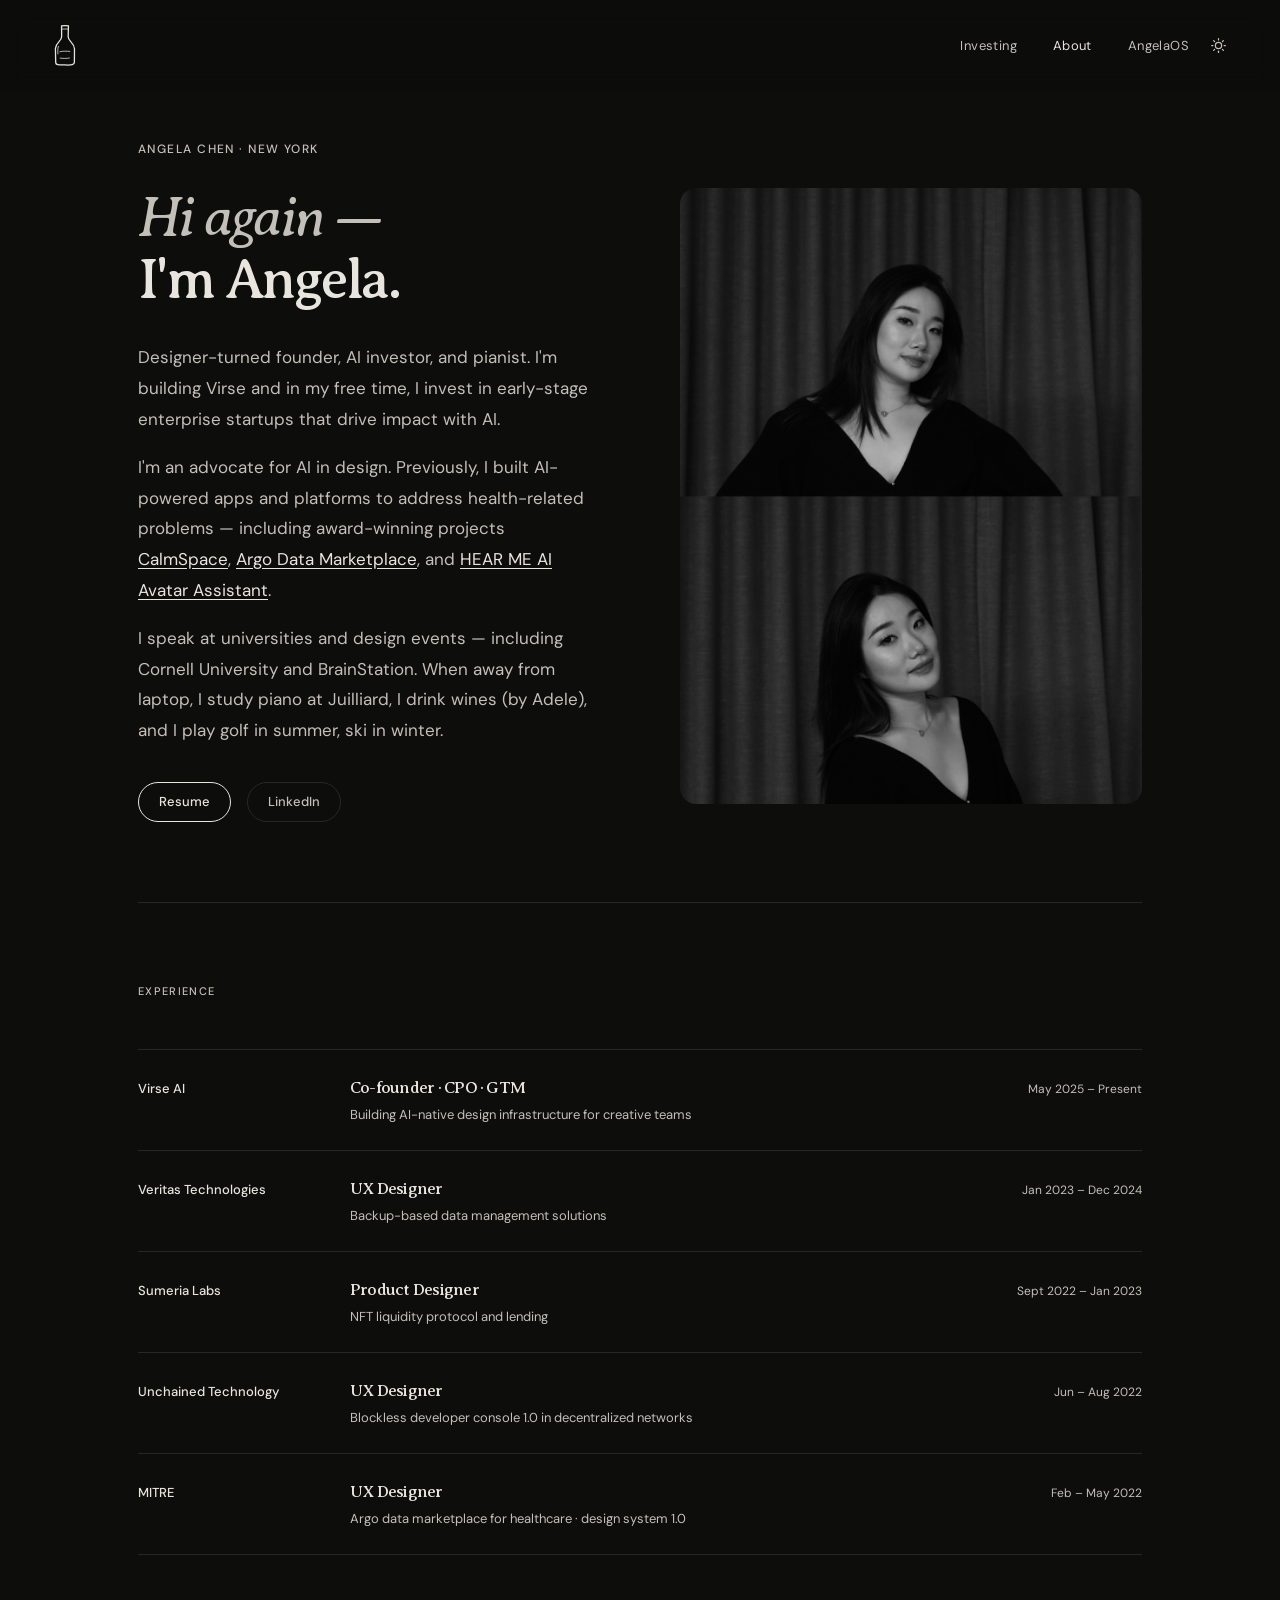
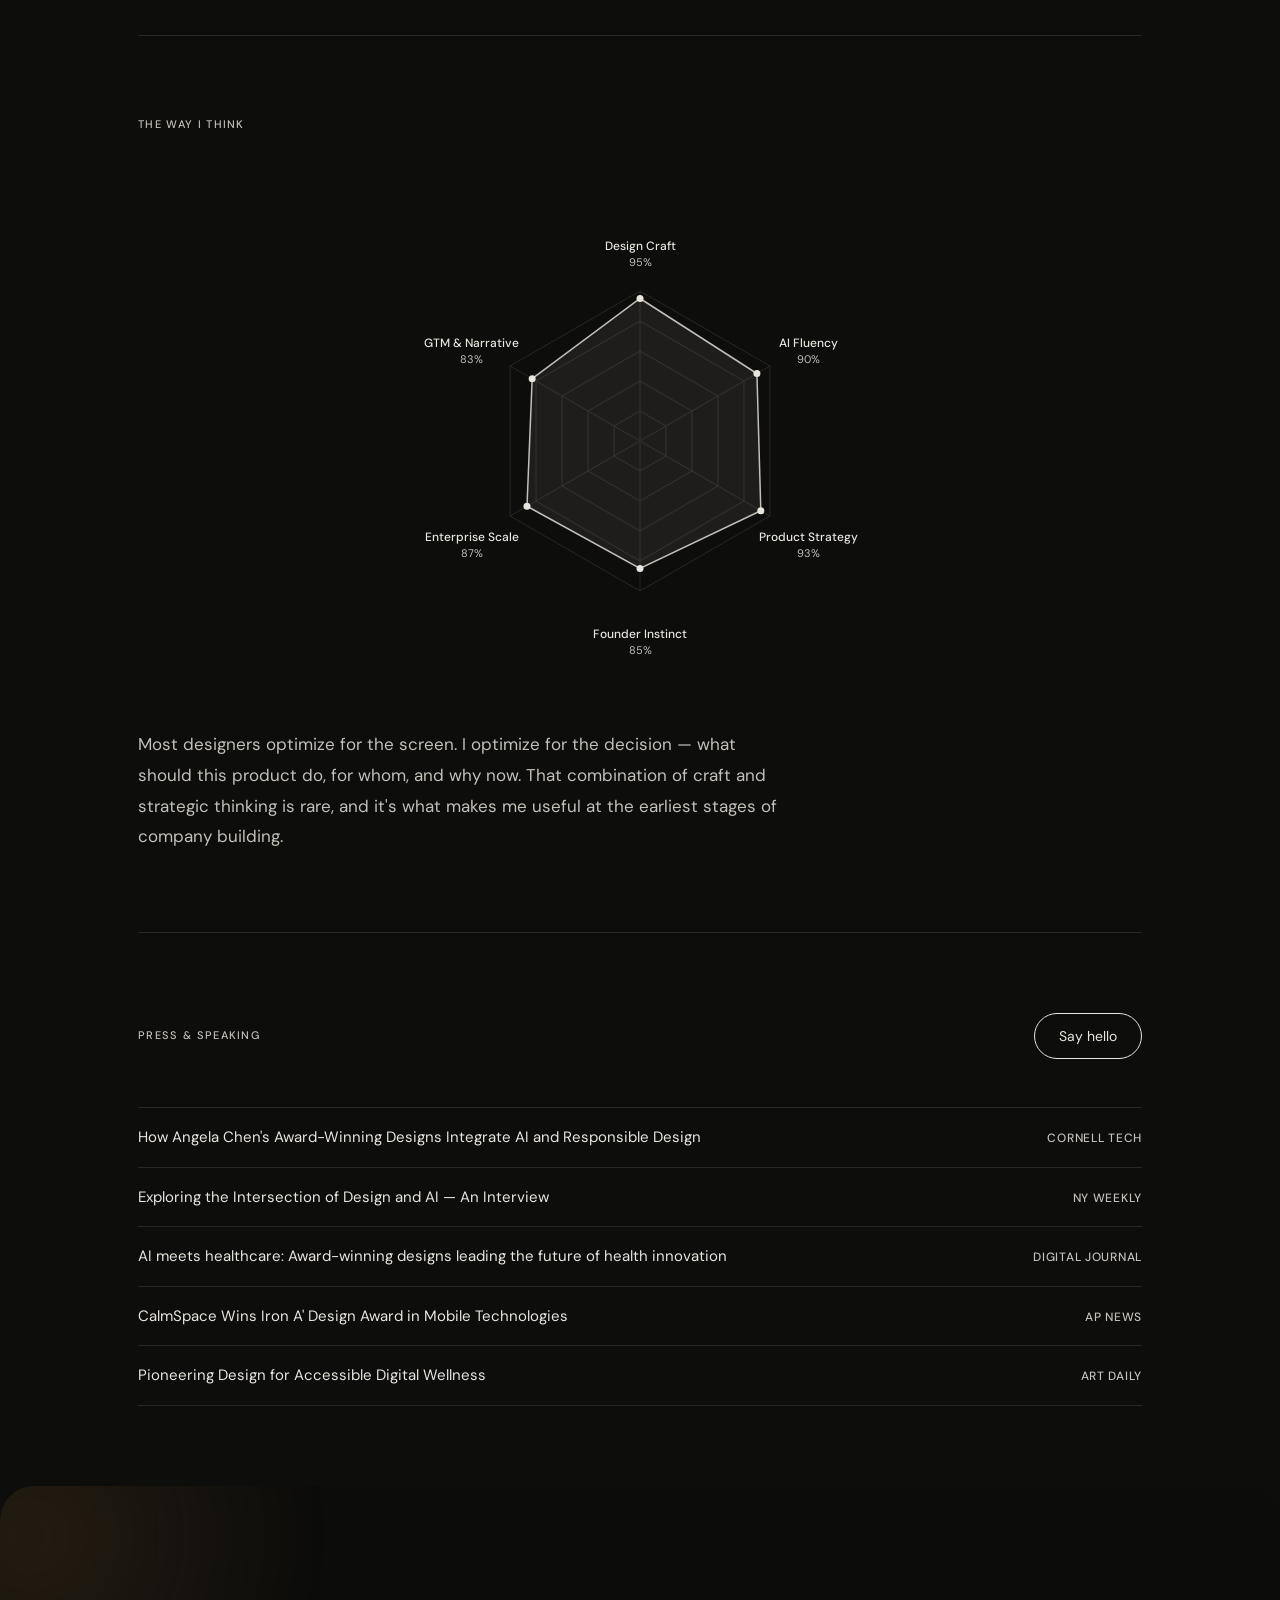
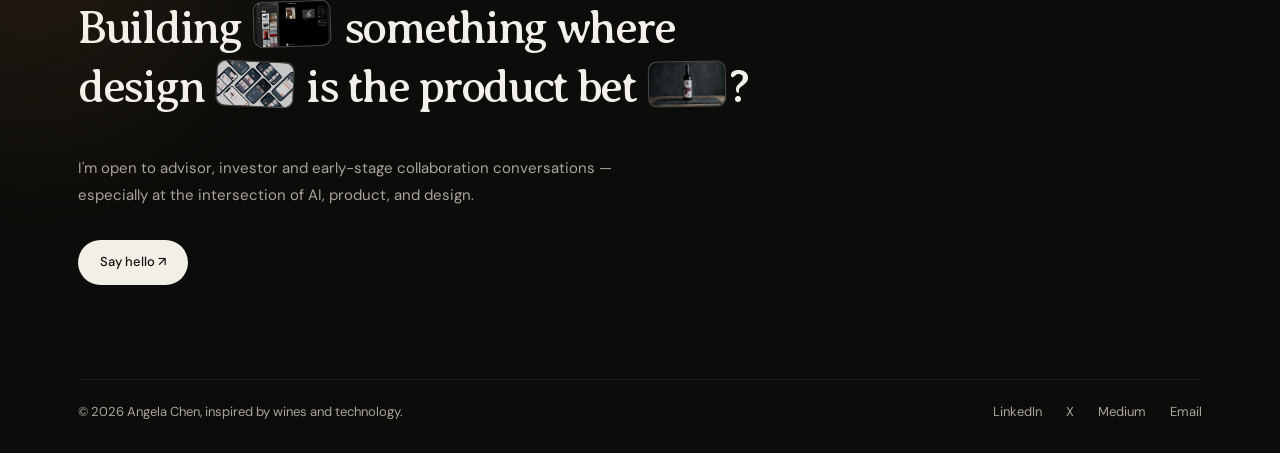
<file: about.html>
<!DOCTYPE html>
<html lang="en">
<head>
  <meta charset="UTF-8" />
  <meta name="viewport" content="width=device-width, initial-scale=1.0" />
  <title>About — Angela Chen</title>
  <link rel="icon" type="image/png" sizes="96x96" href="favicon-96.png" />
  <link rel="icon" type="image/svg+xml" sizes="any" href="favicon.svg?v=2" />
  <link rel="shortcut icon" href="favicon.ico" />
  <link rel="apple-touch-icon" sizes="180x180" href="apple-touch-icon.png" />
  <link rel="preconnect" href="https://fonts.googleapis.com" />
  <link rel="preconnect" href="https://fonts.gstatic.com" crossorigin />
  <link href="https://fonts.googleapis.com/css2?family=Averia+Serif+Libre:ital,wght@0,300;0,400;0,700;1,300;1,400&family=DM+Sans:wght@300;400;500;600;700&display=swap" rel="stylesheet" />

  <style>
    *, *::before, *::after { box-sizing: border-box; margin: 0; padding: 0; }

    /* ── DARK MODE (default) ── */
    :root {
      --black: #e8e5de;
      --white: #0d0d0b;
      --gray-1: #161614;
      --gray-2: #282724;
      --gray-3: #c3bfb9;
      --prose: #c3bfb9;
      --nav-bg: rgba(13,13,11,0.92);
      --serif: 'Averia Serif Libre', serif;
      --sans: 'DM Sans', system-ui, sans-serif;
    }

    /* ── LIGHT MODE ── */
    [data-theme="light"] {
      --black: #0f0f0f;
      --white: #fafaf8;
      --gray-1: #f2f1ef;
      --gray-2: #d4d2ce;
      --gray-3: #8a887f;
      --prose: #3a3a3a;
      --nav-bg: rgba(250,250,248,0.88);
    }

    html { scroll-behavior: smooth; }

    body {
      font-family: var(--sans);
      background: var(--white);
      color: var(--black);
      font-size: 16px;
      line-height: 1.6;
      -webkit-font-smoothing: antialiased;
    }

    /* ── NAV ── */
    nav {
      position: fixed;
      top: 0; left: 0; right: 0;
      z-index: 100;
      display: flex;
      justify-content: space-between;
      align-items: center;
      padding: 22px 48px;
      background: var(--nav-bg);
      backdrop-filter: blur(12px);
      -webkit-backdrop-filter: blur(12px);
      border-bottom: 1px solid transparent;
      transition: border-color 0.3s;
    }
    nav.scrolled { border-color: var(--gray-2); }

    .nav-logo {
      color: var(--black);
      text-decoration: none;
      display: flex;
      align-items: center;
    }
    .nav-logo:hover { opacity: 0.7; }

    .nav-links {
      display: flex;
      gap: 36px;
      list-style: none;
      align-items: center;
    }

    .nav-links a {
      font-size: 13px;
      font-weight: 400;
      letter-spacing: 0.03em;
      color: var(--gray-3);
      text-decoration: none;
      transition: color 0.2s;
    }
    .nav-links a:hover { color: var(--black); }
    .nav-links a.active { color: var(--black); }

    /* ── PAGE ── */
    .page-wrap {
      max-width: 1100px;
      margin: 0 auto;
      padding: 0 48px;
    }

    /* ── INTRO ── */
    .intro-section {
      padding: 140px 0 80px;
      display: grid;
      grid-template-columns: 1fr 1fr;
      gap: 80px;
      align-items: start;
      border-bottom: 1px solid var(--gray-2);
    }

    .intro-label {
      font-size: 12px;
      font-weight: 500;
      letter-spacing: 0.12em;
      text-transform: uppercase;
      color: var(--gray-3);
      margin-bottom: 28px;
    }

    .intro-headline {
      font-family: var(--serif);
      font-size: clamp(36px, 5vw, 56px);
      font-weight: 400;
      line-height: 1.1;
      letter-spacing: -0.045em;
      margin-bottom: 32px;
    }

    .intro-headline em {
      font-style: italic;
      color: var(--gray-3);
    }

    .intro-body {
      font-size: 17px;
      color: var(--prose);
      line-height: 1.8;
      max-width: 560px;
    }

    .intro-body p + p { margin-top: 18px; }

    .intro-body a {
      color: var(--black);
      text-underline-offset: 3px;
    }

    .intro-contact {
      margin-top: 36px;
      display: flex;
      gap: 16px;
      flex-wrap: wrap;
    }

    .contact-link {
      font-size: 13px;
      font-weight: 500;
      color: var(--black);
      border: 1px solid var(--black);
      padding: 9px 20px;
      border-radius: 100px;
      text-decoration: none;
      transition: background 0.2s, color 0.2s;
    }
    .contact-link:hover { background: var(--black); color: var(--white); }

    .contact-link.secondary {
      border-color: var(--gray-2);
      color: var(--gray-3);
    }
    .contact-link.secondary:hover { background: var(--gray-1); color: var(--black); border-color: var(--gray-2); }

    /* Photo placeholder */
    .intro-photo {
      aspect-ratio: 3 / 4;
      background: var(--gray-1);
      border-radius: 16px;
      overflow: hidden;
      display: flex;
      align-items: center;
      justify-content: center;
      margin-top: 48px;
    }
    .intro-photo img { width: 100%; height: 100%; object-fit: cover; display: block; }
    .intro-photo p { font-size: 11px; letter-spacing: 0.08em; text-transform: uppercase; color: var(--gray-3); }

    /* ── EXPERIENCE ── */
    .exp-section {
      padding: 80px 0;
      border-bottom: 1px solid var(--gray-2);
    }

    .section-label {
      font-size: 11px;
      font-weight: 500;
      letter-spacing: 0.12em;
      text-transform: uppercase;
      color: var(--gray-3);
      margin-bottom: 48px;
    }

    .exp-list {
      display: flex;
      flex-direction: column;
    }

    .exp-row {
      display: grid;
      grid-template-columns: 180px 1fr 160px;
      gap: 32px;
      padding: 24px 0;
      border-top: 1px solid var(--gray-2);
      align-items: baseline;
    }
    .exp-row:last-child { border-bottom: 1px solid var(--gray-2); }

    .exp-company {
      font-size: 13px;
      font-weight: 500;
      color: var(--black);
    }

    .exp-role {
      font-family: var(--serif);
      letter-spacing: -0.045em;
      font-size: 17px;
      font-weight: 400;
      color: var(--black);
    }

    .exp-role-sub {
      font-size: 13px;
      color: var(--gray-3);
      margin-top: 4px;
    }

    .exp-date {
      font-size: 12px;
      color: var(--gray-3);
      text-align: right;
    }

    /* ── THE WAY I THINK ── */
    .think-section {
      padding: 80px 0;
      border-bottom: 1px solid var(--gray-2);
    }

    .spider-wrap {
      margin-top: 48px;
      display: flex;
      justify-content: center;
    }

    #spiderChart {
      display: block;
      max-width: 100%;
    }

    .think-prose {
      margin-top: 48px;
      font-size: 17px;
      color: var(--prose);
      line-height: 1.8;
      max-width: 640px;
    }
    .think-prose p + p { margin-top: 18px; }

    /* ── PRESS & SPEAKING ── */
    .press-section {
      padding: 80px 0;
    }

    .thoughts-list {
      display: flex;
      flex-direction: column;
      margin-top: 48px;
    }

    .thought-item {
      display: flex;
      justify-content: space-between;
      align-items: baseline;
      gap: 24px;
      padding: 18px 0;
      border-top: 1px solid var(--gray-2);
      text-decoration: none;
      color: var(--black);
      transition: color 0.2s;
    }
    .thought-item:last-child { border-bottom: 1px solid var(--gray-2); }
    .thought-item:hover { color: var(--gray-3); }

    .thought-title {
      font-size: 15px;
      line-height: 1.5;
    }

    .thought-source {
      font-size: 12px;
      font-weight: 500;
      letter-spacing: 0.06em;
      text-transform: uppercase;
      color: var(--gray-3);
      white-space: nowrap;
      flex-shrink: 0;
    }

    .speaking-note {
      margin-top: 40px;
      display: flex;
      justify-content: space-between;
      align-items: center;
      gap: 32px;
      padding: 28px 32px;
      background: var(--gray-1);
      border-radius: 12px;
    }

    .speaking-note p {
      font-size: 15px;
      color: var(--gray-3);
      line-height: 1.6;
      max-width: 480px;
    }

    .btn-secondary {
      font-size: 14px;
      font-weight: 400;
      color: var(--black);
      padding: 11px 24px;
      border-radius: 100px;
      border: 1px solid var(--gray-2);
      text-decoration: none;
      transition: border-color 0.2s;
      white-space: nowrap;
      flex-shrink: 0;
    }
    .btn-secondary:hover { border-color: var(--black); }

    /* ── FOOTER ── */
    footer {
      padding: 32px 48px;
      display: flex;
      justify-content: space-between;
      align-items: center;
      border-top: 1px solid var(--gray-2);
    }

    .footer-name { font-size: 13px; color: var(--gray-3); }

    .footer-links { display: flex; gap: 24px; }

    .footer-links a {
      font-size: 13px;
      color: var(--gray-3);
      text-decoration: none;
      transition: color 0.2s;
    }
    .footer-links a:hover { color: var(--black); }

    /* ── RESPONSIVE ── */
    @media (max-width: 768px) {
      nav { padding: 18px 24px; }
      .nav-links { gap: 20px; }
      .nav-links li:not(:first-child) { display: none; }

      .page-wrap { padding: 0 24px; }
      .intro-section { grid-template-columns: 1fr; padding: 120px 0 60px; gap: 40px; }
      .intro-photo { margin-top: 0; aspect-ratio: 4 / 3; }
      .exp-row { grid-template-columns: 1fr; gap: 4px; }
      .exp-date { text-align: left; }
      .think-grid { grid-template-columns: 1fr; }
      .speaking-note { flex-direction: column; align-items: flex-start; }
      footer { padding: 24px; flex-direction: column; gap: 16px; text-align: center; }
    }
    /* Theme toggle */
    .theme-toggle {
      background: none;
      border: none;
      cursor: pointer;
      padding: 6px;
      color: var(--gray-3);
      display: flex;
      align-items: center;
      justify-content: center;
      transition: color 0.2s;
      margin-left: 8px;
    }
    .theme-toggle:hover { color: var(--black); }
    .theme-toggle svg { width: 15px; height: 15px; display: block; }
  </style>
  <link rel="stylesheet" href="nav-brand.css?v=wine-1" />
  <link rel="stylesheet" href="site-footer.css?v=1">
  <script src="favicon-theme.js" defer></script>
</head>

<body>

  <!-- NAV -->
  <nav id="nav">
    <a href="index.html" class="nav-logo" aria-label="Angela Chen — Home">
      <svg class="nav-wine-mark" width="34" height="46" viewBox="0 0 32 48" fill="none" xmlns="http://www.w3.org/2000/svg" aria-hidden="true">
        <g stroke="currentColor" stroke-linecap="round" stroke-linejoin="round">
          <path d="M19.6 4.1c-2.8-.7-5.1-.4-7.2 0l.1 11.4c0 4.7-6.4 6.1-6.5 12.2l.3 14.7c0 2.1 2.4 2.6 9.5 2.4 7.4.4 10.1-.4 10-2.7l.1-14c-.1-6.6-6.6-7.8-6.6-12.6l.3-11.4" stroke-width="1.35"/>
          <path d="m12.6 7.4 6.8-.1M10.7 31c3.4-.8 6.6-.6 10.3-.3m-10 7c3.1.5 6.5.4 9.6-.1M9.1 25.4c-.8 2.8-.6 5.2-.5 7.9" stroke-width=".8"/>
        </g>
      </svg>
    </a>
    <div style="display:flex;align-items:center;gap:8px;">
    <ul class="nav-links">
      <li><a href="investing.html">Investing</a></li>
      <li><a href="about.html" class="active">About</a></li>
      <li><a href="angelaos.html">AngelaOS</a></li>
    </ul>
    <button class="theme-toggle" id="themeToggle" aria-label="Toggle theme">
      <svg id="icon-sun" viewBox="0 0 24 24" fill="none" stroke="currentColor" stroke-width="2" stroke-linecap="round" stroke-linejoin="round"><circle cx="12" cy="12" r="5"/><line x1="12" y1="1" x2="12" y2="3"/><line x1="12" y1="21" x2="12" y2="23"/><line x1="4.22" y1="4.22" x2="5.64" y2="5.64"/><line x1="18.36" y1="18.36" x2="19.78" y2="19.78"/><line x1="1" y1="12" x2="3" y2="12"/><line x1="21" y1="12" x2="23" y2="12"/><line x1="4.22" y1="19.78" x2="5.64" y2="18.36"/><line x1="18.36" y1="5.64" x2="19.78" y2="4.22"/></svg>
      <svg id="icon-moon" viewBox="0 0 24 24" fill="none" stroke="currentColor" stroke-width="2" stroke-linecap="round" stroke-linejoin="round" style="display:none"><path d="M21 12.79A9 9 0 1 1 11.21 3 7 7 0 0 0 21 12.79z"/></svg>
    </button>
    </div>
  </nav>

  <div class="page-wrap">

    <!-- INTRO -->
    <div class="intro-section">
      <div>
        <p class="intro-label">Angela Chen · New York</p>
        <h1 class="intro-headline"><em>Hi again —</em><br/>I'm Angela.</h1>
        <div class="intro-body">
          <p>Designer-turned founder, AI investor, and pianist. I'm building Virse and in my free time, I invest in early-stage enterprise startups that drive impact with AI.</p>
          <p>I'm an advocate for AI in design. Previously, I built AI-powered apps and platforms to address health-related problems — including award-winning projects <a href="https://competition.adesignaward.com/gooddesign.php?ID=160334" target="_blank">CalmSpace</a>, <a href="https://thelondondesignawards.com/winner-info.php?id=2190" target="_blank">Argo Data Marketplace</a>, and <a href="https://www.red-dot.org/project/hear-me-ai-based-avatar-assistant-for-people-with-hearing-and-speech-disabilities-71883" target="_blank">HEAR ME AI Avatar Assistant</a>.</p>
          <p>I speak at universities and design events — including Cornell University and BrainStation. When away from laptop, I study piano at Juilliard, I drink wines (by Adele), and I play golf in summer, ski in winter.</p>
        </div>
        <div class="intro-contact">
          <a href="Anqi Angela Chen Resume 2026.pdf" target="_blank" class="contact-link">Resume</a>
          <a href="https://www.linkedin.com/in/anqichen19/" target="_blank" class="contact-link secondary">LinkedIn</a>
        </div>
      </div>
      <div class="intro-photo">
        <img src="IMG_6361.jpg" alt="Angela Chen" />
      </div>
    </div>

    <!-- EXPERIENCE -->
    <div class="exp-section">
      <p class="section-label">Experience</p>
      <div class="exp-list">

        <div class="exp-row">
          <span class="exp-company">Virse AI</span>
          <div>
            <p class="exp-role">Co-founder · CPO · GTM</p>
            <p class="exp-role-sub">Building AI-native design infrastructure for creative teams</p>
          </div>
          <span class="exp-date">May 2025 – Present</span>
        </div>

        <div class="exp-row">
          <span class="exp-company">Veritas Technologies</span>
          <div>
            <p class="exp-role">UX Designer</p>
            <p class="exp-role-sub">Backup-based data management solutions</p>
          </div>
          <span class="exp-date">Jan 2023 – Dec 2024</span>
        </div>

        <div class="exp-row">
          <span class="exp-company">Sumeria Labs</span>
          <div>
            <p class="exp-role">Product Designer</p>
            <p class="exp-role-sub">NFT liquidity protocol and lending</p>
          </div>
          <span class="exp-date">Sept 2022 – Jan 2023</span>
        </div>

        <div class="exp-row">
          <span class="exp-company">Unchained Technology</span>
          <div>
            <p class="exp-role">UX Designer</p>
            <p class="exp-role-sub">Blockless developer console 1.0 in decentralized networks</p>
          </div>
          <span class="exp-date">Jun – Aug 2022</span>
        </div>

        <div class="exp-row">
          <span class="exp-company">MITRE</span>
          <div>
            <p class="exp-role">UX Designer</p>
            <p class="exp-role-sub">Argo data marketplace for healthcare · design system 1.0</p>
          </div>
          <span class="exp-date">Feb – May 2022</span>
        </div>

      </div>
    </div>

    <!-- THE WAY I THINK -->
    <div class="think-section">
      <p class="section-label">The way I think</p>

      <div class="spider-wrap">
        <canvas id="spiderChart"></canvas>
      </div>

      <div class="think-prose">
        <p>Most designers optimize for the screen. I optimize for the decision — what should this product do, for whom, and why now. That combination of craft and strategic thinking is rare, and it's what makes me useful at the earliest stages of company building.</p>
      </div>
    </div>

    <!-- PRESS & SPEAKING -->
    <div class="press-section">
      <div style="display:flex; justify-content:space-between; align-items:center; margin-bottom:48px;">
        <p class="section-label" style="margin-bottom:0;">Press & speaking</p>
        <a href="mailto:angela.design19@gmail.com" class="btn-secondary" style="border-color: var(--black);">Say hello</a>
      </div>

      <div class="thoughts-list">
        <a href="https://tech.cornell.edu/news/how-angela-chens-award-winning-designs-integrate-ai-and-responsible-design/" target="_blank" class="thought-item">
          <span class="thought-title">How Angela Chen's Award-Winning Designs Integrate AI and Responsible Design</span>
          <span class="thought-source">Cornell Tech</span>
        </a>
        <a href="https://nyweekly.com/interview/exploring-the-intersection-of-design-and-ai-an-interview-with-ux-designer-anqi-angela-chen/" target="_blank" class="thought-item">
          <span class="thought-title">Exploring the Intersection of Design and AI — An Interview</span>
          <span class="thought-source">NY Weekly</span>
        </a>
        <a href="https://www.digitaljournal.com/article/ai-meets-healthcare-anqi-chen-angela-chens-award-winning-designs-leading-the-future-of-health-innovation/#ixzz8jZbW9m7x%E2%80%9D" target="_blank" class="thought-item">
          <span class="thought-title">AI meets healthcare: Award-winning designs leading the future of health innovation</span>
          <span class="thought-source">Digital Journal</span>
        </a>
        <a href="https://apnews.com/press-release/ein-presswire-newsmatics/design-2ba238460612fa3f97af222b7052779c" target="_blank" class="thought-item">
          <span class="thought-title">CalmSpace Wins Iron A' Design Award in Mobile Technologies</span>
          <span class="thought-source">AP News</span>
        </a>
        <a href="https://artdaily.com/news/169273/Anqi--Angela--Chen--Pioneering-Design-for-Accessible-Digital-Wellness-" target="_blank" class="thought-item">
          <span class="thought-title">Pioneering Design for Accessible Digital Wellness</span>
          <span class="thought-source">Art Daily</span>
        </a>
      </div>

    </div>

  </div>

  <!-- FOOTER -->
  <footer id="connect">
    <div class="connect-shell">
      <div class="connect-main">
        <div class="connect-left">
          <h2 class="connect-headline">
            Building
            <span class="footer-inline-visual" role="img" aria-label="Virse AI product preview">
              <img src="virse-footer-frame.jpg" alt="" />
            </span>
            something where design
            <span class="footer-inline-visual" role="img" aria-label="CalmSpace product design">
              <img src="Muse design awards slides.008.jpeg" alt="" />
            </span>
            is the product bet
            <span class="footer-inline-visual" role="img" aria-label="Wine bottle with an illustrated label">
              <img src="footer-wine-bottle.png" alt="" />
            </span>?
          </h2>
          <p class="connect-sub">
            I'm open to advisor, investor and early-stage collaboration conversations — especially at the intersection of AI, product, and design.
          </p>
          <div class="connect-actions">
            <a href="mailto:angela.design19@gmail.com" class="btn-white">Say hello ↗</a>
          </div>
        </div>
      </div>

      <div class="footer-meta">
        <span>© 2026 Angela Chen, inspired by wines and technology.</span>
        <span class="footer-contact-links" aria-label="Social links">
          <a href="https://www.linkedin.com/in/anqichen19/" target="_blank">LinkedIn</a>
          <a href="https://x.com/achen0019" target="_blank">X</a>
          <a href="https://medium.com/@angelachen19" target="_blank">Medium</a>
          <a href="mailto:angela.design19@gmail.com">Email</a>
        </span>
      </div>
    </div>
  </footer>

  <script>
    // ── Theme toggle ──
    const savedTheme = localStorage.getItem("theme") || "dark";
    document.documentElement.setAttribute("data-theme", savedTheme);
    function syncToggleIcon() {
      const isDark = document.documentElement.getAttribute("data-theme") !== "light";
      document.getElementById("icon-sun").style.display  = isDark ? "block" : "none";
      document.getElementById("icon-moon").style.display = isDark ? "none"  : "block";
    }
    syncToggleIcon();
    document.getElementById("themeToggle").addEventListener("click", () => {
      const next = document.documentElement.getAttribute("data-theme") === "light" ? "dark" : "light";
      document.documentElement.setAttribute("data-theme", next);
      localStorage.setItem("theme", next);
      syncToggleIcon();
    });
    const nav = document.getElementById('nav');
    window.addEventListener('scroll', () => {
      nav.classList.toggle('scrolled', window.scrollY > 20);
    });

    // ── Spider Chart ──
    function drawSpider() {
      const canvas = document.getElementById('spiderChart');
      if (!canvas) return;
      const ctx = canvas.getContext('2d');
      const dpr = window.devicePixelRatio || 1;
      const W = 560, H = 500;
      canvas.width = W * dpr;
      canvas.height = H * dpr;
      canvas.style.width = W + 'px';
      canvas.style.height = H + 'px';
      ctx.scale(dpr, dpr);

      const st = getComputedStyle(document.documentElement);
      const cBlack = st.getPropertyValue('--black').trim();
      const cGray2 = st.getPropertyValue('--gray-2').trim();
      const cGray3 = st.getPropertyValue('--gray-3').trim();
      const cProse = st.getPropertyValue('--prose').trim();

      const cx = W / 2, cy = H / 2 + 10;
      const R = 150;
      const levels = 5;

      const axes = [
        { label: 'Design Craft',      value: 0.95 },
        { label: 'AI Fluency',        value: 0.90 },
        { label: 'Product Strategy',  value: 0.93 },
        { label: 'Founder Instinct',  value: 0.85 },
        { label: 'Enterprise Scale',  value: 0.87 },
        { label: 'GTM & Narrative',   value: 0.83 },
      ];

      const n = axes.length;
      const step = (Math.PI * 2) / n;
      const start = -Math.PI / 2;

      function pt(i, r) {
        return {
          x: cx + r * Math.cos(start + i * step),
          y: cy + r * Math.sin(start + i * step)
        };
      }

      // Grid rings
      for (let l = 1; l <= levels; l++) {
        const r = (R / levels) * l;
        ctx.beginPath();
        for (let i = 0; i < n; i++) {
          const p = pt(i, r);
          i === 0 ? ctx.moveTo(p.x, p.y) : ctx.lineTo(p.x, p.y);
        }
        ctx.closePath();
        ctx.strokeStyle = cGray2;
        ctx.lineWidth = 1;
        ctx.stroke();
      }

      // Axis spokes
      for (let i = 0; i < n; i++) {
        const p = pt(i, R);
        ctx.beginPath();
        ctx.moveTo(cx, cy);
        ctx.lineTo(p.x, p.y);
        ctx.strokeStyle = cGray2;
        ctx.lineWidth = 1;
        ctx.stroke();
      }

      // Data polygon — fill
      ctx.beginPath();
      for (let i = 0; i < n; i++) {
        const p = pt(i, R * axes[i].value);
        i === 0 ? ctx.moveTo(p.x, p.y) : ctx.lineTo(p.x, p.y);
      }
      ctx.closePath();
      ctx.fillStyle = 'rgba(154,151,146,0.12)';
      ctx.fill();
      ctx.strokeStyle = cGray3;
      ctx.lineWidth = 1.5;
      ctx.stroke();

      // Data dots
      for (let i = 0; i < n; i++) {
        const p = pt(i, R * axes[i].value);
        ctx.beginPath();
        ctx.arc(p.x, p.y, 3.5, 0, Math.PI * 2);
        ctx.fillStyle = cBlack;
        ctx.fill();
      }

      // Labels
      ctx.fillStyle = cBlack;
      ctx.textAlign = 'center';
      ctx.textBaseline = 'middle';

      for (let i = 0; i < n; i++) {
        const angle = start + i * step;
        const labelR = R + 44;
        const p = { x: cx + labelR * Math.cos(angle), y: cy + labelR * Math.sin(angle) };

        // Axis title
        ctx.font = '500 12px "DM Sans", system-ui, sans-serif';
        ctx.fillStyle = cBlack;
        ctx.fillText(axes[i].label, p.x, p.y);

        // Value %
        ctx.font = '11px "DM Sans", system-ui, sans-serif';
        ctx.fillStyle = cGray3;
        ctx.fillText(Math.round(axes[i].value * 100) + '%', p.x, p.y + 16);
      }

      // Center dot
      ctx.beginPath();
      ctx.arc(cx, cy, 2.5, 0, Math.PI * 2);
      ctx.fillStyle = cGray2;
      ctx.fill();
    }

    drawSpider();
    new MutationObserver(drawSpider).observe(document.documentElement, { attributes: true, attributeFilter: ['data-theme'] });
    window.addEventListener('resize', drawSpider);
  </script>

  <script type="module" src="site-footer.js?v=1"></script>
</body>
</html>
</file>
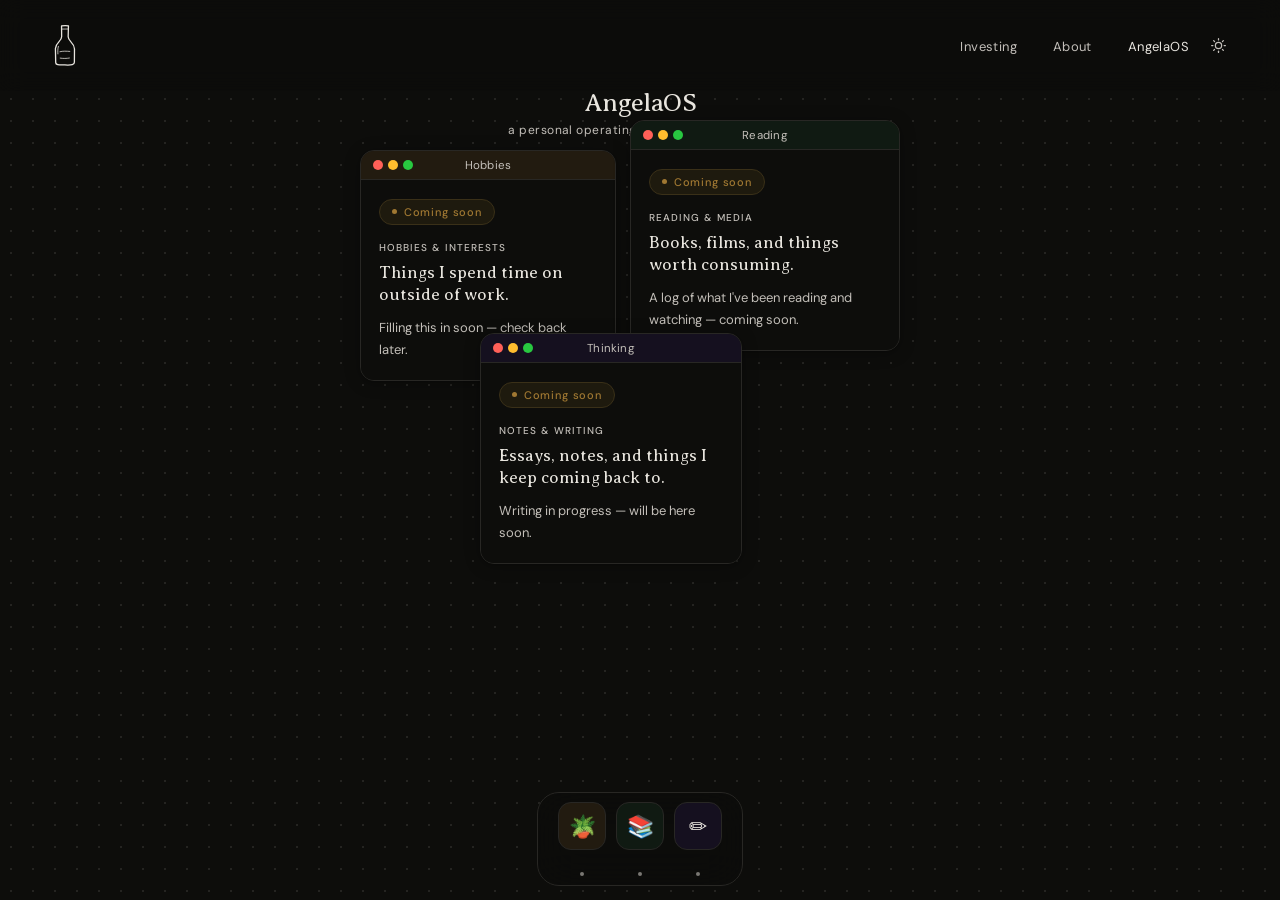
<file: angelaos.html>
<!DOCTYPE html>
<html lang="en">
<head>
  <meta charset="UTF-8" />
  <meta name="viewport" content="width=device-width, initial-scale=1.0" />
  <title>AngelaOS — Angela Chen</title>
  <link rel="icon" type="image/png" sizes="96x96" href="favicon-96.png" />
  <link rel="icon" type="image/svg+xml" sizes="any" href="favicon.svg?v=2" />
  <link rel="shortcut icon" href="favicon.ico" />
  <link rel="apple-touch-icon" sizes="180x180" href="apple-touch-icon.png" />
  <script>(function(){ document.documentElement.setAttribute('data-theme', localStorage.getItem('theme') || 'dark'); })();</script>
  <link rel="preconnect" href="https://fonts.googleapis.com" />
  <link rel="preconnect" href="https://fonts.gstatic.com" crossorigin />
  <link href="https://fonts.googleapis.com/css2?family=Averia+Serif+Libre:ital,wght@0,300;0,400;0,700;1,300;1,400&family=DM+Sans:wght@300;400;500;600;700&display=swap" rel="stylesheet" />

  <style>
    *, *::before, *::after { box-sizing: border-box; margin: 0; padding: 0; }

    /* ── Tokens (dark default) ── */
    :root {
      --black:   #e8e5de;
      --white:   #0d0d0b;
      --gray-1:  #161614;
      --gray-2:  #282724;
      --gray-3:  #c3bfb9;
      --nav-bg:  rgba(13,13,11,0.92);
      --serif:   'Averia Serif Libre', serif;
      --sans:    'DM Sans', system-ui, sans-serif;
      --hero-muted: #c3bfb9;
      /* Window accent tints — dark */
      --win-h-bar: #221b10;
      --win-r-bar: #101a12;
      --win-t-bar: #15101f;
      --win-h-dot: #a07832;
      --win-r-dot: #3a7a50;
      --win-t-dot: #6050a8;
      --win-border: #282724;
      --win-bg:    #161614;
      --win-body-bg: #0d0d0b;
      --cs-bg:     #1e1a0e;
      --cs-border: #3a3018;
      --cs-text:   #a07832;
    }

    [data-theme="light"] {
      --black:   #0f0f0f;
      --white:   #fafaf8;
      --gray-1:  #f2f1ef;
      --gray-2:  #d4d2ce;
      --gray-3:  #8a887f;
      --nav-bg:  rgba(250,250,248,0.88);
      --hero-muted: #8a887f;
      /* Window accent tints — light */
      --win-h-bar: #ffecd6;
      --win-r-bar: #d8f0e0;
      --win-t-bar: #ede6ff;
      --win-h-dot: #b87020;
      --win-r-dot: #2a6e44;
      --win-t-dot: #5a40b8;
      --win-border: #d4d2ce;
      --win-bg:    #ffffff;
      --win-body-bg: #fafaf8;
      --cs-bg:     #fff8ec;
      --cs-border: #e8d4a8;
      --cs-text:   #a07832;
    }

    html { scroll-behavior: smooth; }

    body {
      font-family: var(--sans);
      background: var(--white);
      color: var(--black);
      height: 100vh;
      overflow: hidden;
      -webkit-font-smoothing: antialiased;
      user-select: none;
      -webkit-user-select: none;
    }

    /* ── Subtle dot grid ── */
    body::before {
      content: '';
      position: fixed;
      inset: 0;
      background-image: radial-gradient(circle, rgba(195,191,185,0.13) 1px, transparent 1px);
      background-size: 22px 22px;
      pointer-events: none;
      z-index: 0;
    }

    /* ── NAV (matches index.html) ── */
    nav#nav {
      position: fixed;
      top: 0; left: 0; right: 0;
      z-index: 9999;
      display: flex;
      justify-content: space-between;
      align-items: center;
      padding: 22px 48px;
      background: var(--nav-bg);
      backdrop-filter: blur(12px);
      -webkit-backdrop-filter: blur(12px);
      border-bottom: 1px solid transparent;
      transition: border-color 0.3s;
    }
    nav#nav.scrolled { border-color: var(--gray-2); }

    .nav-logo {
      display: flex;
      align-items: center;
      gap: 10px;
      text-decoration: none;
      color: var(--black);
    }

    .nav-links {
      display: flex;
      gap: 36px;
      list-style: none;
      align-items: center;
    }

    .nav-links a {
      font-size: 13px;
      font-weight: 400;
      letter-spacing: 0.03em;
      color: var(--gray-3);
      text-decoration: none;
      transition: color 0.2s;
    }
    .nav-links a:hover       { color: var(--black); }
    .nav-links a.active      { color: var(--black); }

    .theme-toggle {
      background: none;
      border: none;
      cursor: pointer;
      padding: 6px;
      color: var(--gray-3);
      display: flex;
      align-items: center;
      justify-content: center;
      transition: color 0.2s;
      margin-left: 8px;
    }
    .theme-toggle:hover { color: var(--black); }
    .theme-toggle svg { width: 15px; height: 15px; display: block; }

    @media (max-width: 768px) {
      nav#nav { padding: 18px 24px; }
      .nav-links { gap: 16px; }
      .nav-links a { font-size: 12px; }
    }

    /* ── Desktop ── */
    .desktop {
      position: fixed;
      top: 65px; left: 0; right: 0; bottom: 84px;
      z-index: 1;
      overflow: hidden;
    }

    /* ── Greeting ── */
    .greeting {
      position: absolute;
      top: 22px;
      left: 50%;
      transform: translateX(-50%);
      text-align: center;
      pointer-events: none;
      z-index: 0;
    }

    .greeting-name {
      font-family: var(--serif);
      font-size: 26px;
      font-weight: 300;
      letter-spacing: -0.02em;
      color: var(--black);
    }

    .greeting-sub {
      font-size: 12px;
      color: var(--gray-3);
      margin-top: 4px;
      letter-spacing: 0.04em;
    }

    /* ── Windows ── */
    .window {
      position: absolute;
      background: var(--win-bg);
      border: 0.5px solid var(--win-border);
      border-radius: 14px;
      overflow: hidden;
      box-shadow: 0 2px 16px rgba(0,0,0,0.28), 0 1px 3px rgba(0,0,0,0.18);
      min-width: 220px;
      transition: box-shadow 0.15s;
    }

    .window:focus-within,
    .window.focused {
      box-shadow: 0 4px 28px rgba(0,0,0,0.38), 0 1px 4px rgba(0,0,0,0.22);
    }

    /* ── Titlebars ── */
    .titlebar {
      display: flex;
      align-items: center;
      gap: 8px;
      padding: 9px 12px;
      cursor: grab;
      position: relative;
    }
    .titlebar:active { cursor: grabbing; }

    #win-hobbies  .titlebar { background: var(--win-h-bar); }
    #win-reading  .titlebar { background: var(--win-r-bar); }
    #win-thinking .titlebar { background: var(--win-t-bar); }

    .dots { display: flex; gap: 5px; }

    .dot {
      width: 10px; height: 10px;
      border-radius: 50%;
      cursor: pointer;
      flex-shrink: 0;
      transition: filter 0.12s;
    }
    .dot:hover { filter: brightness(0.8); }
    .dot-r { background: #FF6058; }
    .dot-y { background: #FFBD2E; }
    .dot-g { background: #28C840; }

    .win-title {
      position: absolute;
      left: 50%;
      transform: translateX(-50%);
      font-size: 11.5px;
      font-weight: 400;
      color: var(--gray-3);
      letter-spacing: 0.02em;
      pointer-events: none;
    }

    /* ── Window body ── */
    .win-body {
      background: var(--win-body-bg);
      padding: 18px 18px 20px;
      border-top: 0.5px solid var(--win-border);
    }

    /* ── Coming soon state ── */
    .cs-badge {
      display: inline-flex;
      align-items: center;
      gap: 7px;
      background: var(--cs-bg);
      border: 0.5px solid var(--cs-border);
      border-radius: 100px;
      padding: 5px 12px;
      margin-bottom: 16px;
    }

    .cs-dot {
      width: 5px; height: 5px;
      border-radius: 50%;
      background: var(--cs-text);
      animation: blink 2.4s ease-in-out infinite;
      flex-shrink: 0;
    }

    @keyframes blink {
      0%, 100% { opacity: 1; }
      50%       { opacity: 0.2; }
    }

    .cs-badge span {
      font-size: 11px;
      font-weight: 500;
      letter-spacing: 0.06em;
      color: var(--cs-text);
    }

    .win-label {
      font-size: 10px;
      font-weight: 500;
      letter-spacing: 0.1em;
      text-transform: uppercase;
      color: var(--gray-3);
      margin-bottom: 8px;
    }

    .win-headline {
      font-family: var(--serif);
      font-size: 17px;
      font-weight: 300;
      line-height: 1.35;
      color: var(--black);
      margin-bottom: 10px;
    }

    .win-desc {
      font-size: 13px;
      color: var(--gray-3);
      line-height: 1.65;
    }

    /* ── Dock ── */
    .dock {
      position: fixed;
      bottom: 14px;
      left: 50%;
      transform: translateX(-50%);
      background: var(--nav-bg);
      backdrop-filter: blur(20px);
      -webkit-backdrop-filter: blur(20px);
      border: 0.5px solid var(--win-border);
      border-radius: 22px;
      padding: 9px 20px;
      display: flex;
      gap: 10px;
      align-items: flex-end;
      z-index: 9999;
    }

    .dock-item {
      display: flex;
      flex-direction: column;
      align-items: center;
      gap: 4px;
      cursor: pointer;
    }

    .dock-icon {
      width: 48px; height: 48px;
      border-radius: 13px;
      display: flex;
      align-items: center;
      justify-content: center;
      font-size: 22px;
      transition: transform 0.2s cubic-bezier(.34,1.56,.64,1);
    }

    .dock-item:hover .dock-icon { transform: translateY(-10px) scale(1.12); }

    .dock-label {
      font-size: 10px;
      color: var(--gray-3);
      opacity: 0;
      transition: opacity 0.15s;
      white-space: nowrap;
      letter-spacing: 0.02em;
    }
    .dock-item:hover .dock-label { opacity: 1; }

    .di-h { background: var(--win-h-bar); border: 0.5px solid var(--win-border); }
    .di-r { background: var(--win-r-bar); border: 0.5px solid var(--win-border); }
    .di-t { background: var(--win-t-bar); border: 0.5px solid var(--win-border); }

    /* ── Dot indicator under open windows ── */
    .dock-pip {
      width: 4px; height: 4px;
      border-radius: 50%;
      background: var(--gray-3);
      opacity: 0;
      transition: opacity 0.2s;
      margin-top: 1px;
    }
    .dock-pip.visible { opacity: 0.6; }

    /* ── Hidden state ── */
    .window.hidden { display: none; }
  </style>
  <link rel="stylesheet" href="nav-brand.css?v=wine-1" />
  <script src="favicon-theme.js" defer></script>
</head>
<body>

  <!-- NAV -->
  <nav id="nav">
    <a href="index.html" class="nav-logo" aria-label="Angela Chen — Home">
      <svg class="nav-wine-mark" width="34" height="46" viewBox="0 0 32 48" fill="none" xmlns="http://www.w3.org/2000/svg" aria-hidden="true">
        <g stroke="currentColor" stroke-linecap="round" stroke-linejoin="round">
          <path d="M19.6 4.1c-2.8-.7-5.1-.4-7.2 0l.1 11.4c0 4.7-6.4 6.1-6.5 12.2l.3 14.7c0 2.1 2.4 2.6 9.5 2.4 7.4.4 10.1-.4 10-2.7l.1-14c-.1-6.6-6.6-7.8-6.6-12.6l.3-11.4" stroke-width="1.35"/>
          <path d="m12.6 7.4 6.8-.1M10.7 31c3.4-.8 6.6-.6 10.3-.3m-10 7c3.1.5 6.5.4 9.6-.1M9.1 25.4c-.8 2.8-.6 5.2-.5 7.9" stroke-width=".8"/>
        </g>
      </svg>
    </a>
    <div style="display:flex;align-items:center;gap:8px;">
      <ul class="nav-links">
        <li><a href="investing.html">Investing</a></li>
        <li><a href="about.html">About</a></li>
        <li><a href="angelaos.html" class="active">AngelaOS</a></li>
      </ul>
      <button class="theme-toggle" id="themeToggle" aria-label="Toggle theme">
        <svg id="icon-sun" viewBox="0 0 24 24" fill="none" stroke="currentColor" stroke-width="2" stroke-linecap="round" stroke-linejoin="round">
          <circle cx="12" cy="12" r="5"/><line x1="12" y1="1" x2="12" y2="3"/><line x1="12" y1="21" x2="12" y2="23"/><line x1="4.22" y1="4.22" x2="5.64" y2="5.64"/><line x1="18.36" y1="18.36" x2="19.78" y2="19.78"/><line x1="1" y1="12" x2="3" y2="12"/><line x1="21" y1="12" x2="23" y2="12"/><line x1="4.22" y1="19.78" x2="5.64" y2="18.36"/><line x1="18.36" y1="5.64" x2="19.78" y2="4.22"/>
        </svg>
        <svg id="icon-moon" viewBox="0 0 24 24" fill="none" stroke="currentColor" stroke-width="2" stroke-linecap="round" stroke-linejoin="round" style="display:none">
          <path d="M21 12.79A9 9 0 1 1 11.21 3 7 7 0 0 0 21 12.79z"/>
        </svg>
      </button>
    </div>
  </nav>

  <!-- Desktop -->
  <main class="desktop" id="desktop">

    <div class="greeting">
      <div class="greeting-name">AngelaOS</div>
      <div class="greeting-sub">a personal operating system — in progress</div>
    </div>

    <!-- Hobbies -->
    <div class="window" id="win-hobbies" style="left:calc(50% - 280px); top:85px; width:256px; z-index:12;">
      <div class="titlebar" data-win="win-hobbies">
        <div class="dots">
          <span class="dot dot-r" data-action="close" data-win="win-hobbies"></span>
          <span class="dot dot-y"></span>
          <span class="dot dot-g"></span>
        </div>
        <span class="win-title">Hobbies</span>
      </div>
      <div class="win-body">
        <div class="cs-badge"><span class="cs-dot"></span><span>Coming soon</span></div>
        <p class="win-label">Hobbies &amp; interests</p>
        <p class="win-headline">Things I spend time on outside of work.</p>
        <p class="win-desc">Filling this in soon — check back later.</p>
      </div>
    </div>

    <!-- Reading -->
    <div class="window" id="win-reading" style="left:calc(50% - 10px); top:55px; width:270px; z-index:12;">
      <div class="titlebar" data-win="win-reading">
        <div class="dots">
          <span class="dot dot-r" data-action="close" data-win="win-reading"></span>
          <span class="dot dot-y"></span>
          <span class="dot dot-g"></span>
        </div>
        <span class="win-title">Reading</span>
      </div>
      <div class="win-body">
        <div class="cs-badge"><span class="cs-dot"></span><span>Coming soon</span></div>
        <p class="win-label">Reading &amp; media</p>
        <p class="win-headline">Books, films, and things worth consuming.</p>
        <p class="win-desc">A log of what I've been reading and watching — coming soon.</p>
      </div>
    </div>

    <!-- Thinking -->
    <div class="window" id="win-thinking" style="left:calc(50% - 160px); top:268px; width:262px; z-index:12;">
      <div class="titlebar" data-win="win-thinking">
        <div class="dots">
          <span class="dot dot-r" data-action="close" data-win="win-thinking"></span>
          <span class="dot dot-y"></span>
          <span class="dot dot-g"></span>
        </div>
        <span class="win-title">Thinking</span>
      </div>
      <div class="win-body">
        <div class="cs-badge"><span class="cs-dot"></span><span>Coming soon</span></div>
        <p class="win-label">Notes &amp; writing</p>
        <p class="win-headline">Essays, notes, and things I keep coming back to.</p>
        <p class="win-desc">Writing in progress — will be here soon.</p>
      </div>
    </div>

  </main>

  <!-- Dock -->
  <nav class="dock" aria-label="Dock">
    <div class="dock-item" onclick="toggleWindow('win-hobbies')" id="dock-hobbies">
      <div class="dock-icon di-h">🪴</div>
      <span class="dock-label">Hobbies</span>
      <div class="dock-pip visible" id="pip-hobbies"></div>
    </div>
    <div class="dock-item" onclick="toggleWindow('win-reading')" id="dock-reading">
      <div class="dock-icon di-r">📚</div>
      <span class="dock-label">Reading</span>
      <div class="dock-pip visible" id="pip-reading"></div>
    </div>
    <div class="dock-item" onclick="toggleWindow('win-thinking')" id="dock-thinking">
      <div class="dock-icon di-t">✏️</div>
      <span class="dock-label">Thinking</span>
      <div class="dock-pip visible" id="pip-thinking"></div>
    </div>
  </nav>

  <script>
    /* ── Theme toggle ── */
    function syncToggleIcon() {
      const dark = document.documentElement.getAttribute('data-theme') !== 'light';
      document.getElementById('icon-sun').style.display  = dark ? 'block' : 'none';
      document.getElementById('icon-moon').style.display = dark ? 'none'  : 'block';
    }
    syncToggleIcon();
    document.getElementById('themeToggle').addEventListener('click', () => {
      const next = document.documentElement.getAttribute('data-theme') === 'light' ? 'dark' : 'light';
      document.documentElement.setAttribute('data-theme', next);
      localStorage.setItem('theme', next);
      syncToggleIcon();
    });

    /* ── Window stacking ── */
    let zTop = 20;
    function bringToFront(id) {
      document.getElementById(id).style.zIndex = ++zTop;
    }

    /* ── Pip (dock indicator) sync ── */
    const pipMap = { 'win-hobbies': 'pip-hobbies', 'win-reading': 'pip-reading', 'win-thinking': 'pip-thinking' };
    function syncPip(winId) {
      const win = document.getElementById(winId);
      const pip = document.getElementById(pipMap[winId]);
      if (!pip) return;
      pip.classList.toggle('visible', !win.classList.contains('hidden'));
    }

    /* ── Toggle ── */
    function toggleWindow(id) {
      const win = document.getElementById(id);
      if (win.classList.contains('hidden')) {
        win.classList.remove('hidden');
        bringToFront(id);
      } else {
        bringToFront(id);
      }
      syncPip(id);
    }

    /* ── Close dots ── */
    document.querySelectorAll('.dot-r[data-action="close"]').forEach(btn => {
      btn.addEventListener('click', e => {
        e.stopPropagation();
        const winId = btn.dataset.win;
        document.getElementById(winId).classList.add('hidden');
        syncPip(winId);
      });
    });

    /* ── Drag ── */
    let dragging = null, ox = 0, oy = 0;

    document.querySelectorAll('.titlebar').forEach(bar => {
      bar.addEventListener('mousedown', e => {
        if (e.target.classList.contains('dot')) return;
        const id = bar.dataset.win;
        dragging = document.getElementById(id);
        bringToFront(id);
        const r = dragging.getBoundingClientRect();
        ox = e.clientX - r.left;
        oy = e.clientY - r.top;
        e.preventDefault();
      });
    });

    document.addEventListener('mousemove', e => {
      if (!dragging) return;
      const desk = document.getElementById('desktop');
      const dr = desk.getBoundingClientRect();
      let x = Math.max(0, Math.min(e.clientX - dr.left - ox, dr.width  - dragging.offsetWidth));
      let y = Math.max(0, Math.min(e.clientY - dr.top  - oy, dr.height - dragging.offsetHeight));
      dragging.style.left = x + 'px';
      dragging.style.top  = y + 'px';
    });

    document.addEventListener('mouseup', () => { dragging = null; });

    /* ── Click to focus ── */
    document.querySelectorAll('.window').forEach(win => {
      win.addEventListener('mousedown', () => bringToFront(win.id));
    });

    /* ── Nav scroll ── */
    window.addEventListener('scroll', () => {
      document.getElementById('nav').classList.toggle('scrolled', window.scrollY > 20);
    });
  </script>
</body>
</html>
</file>
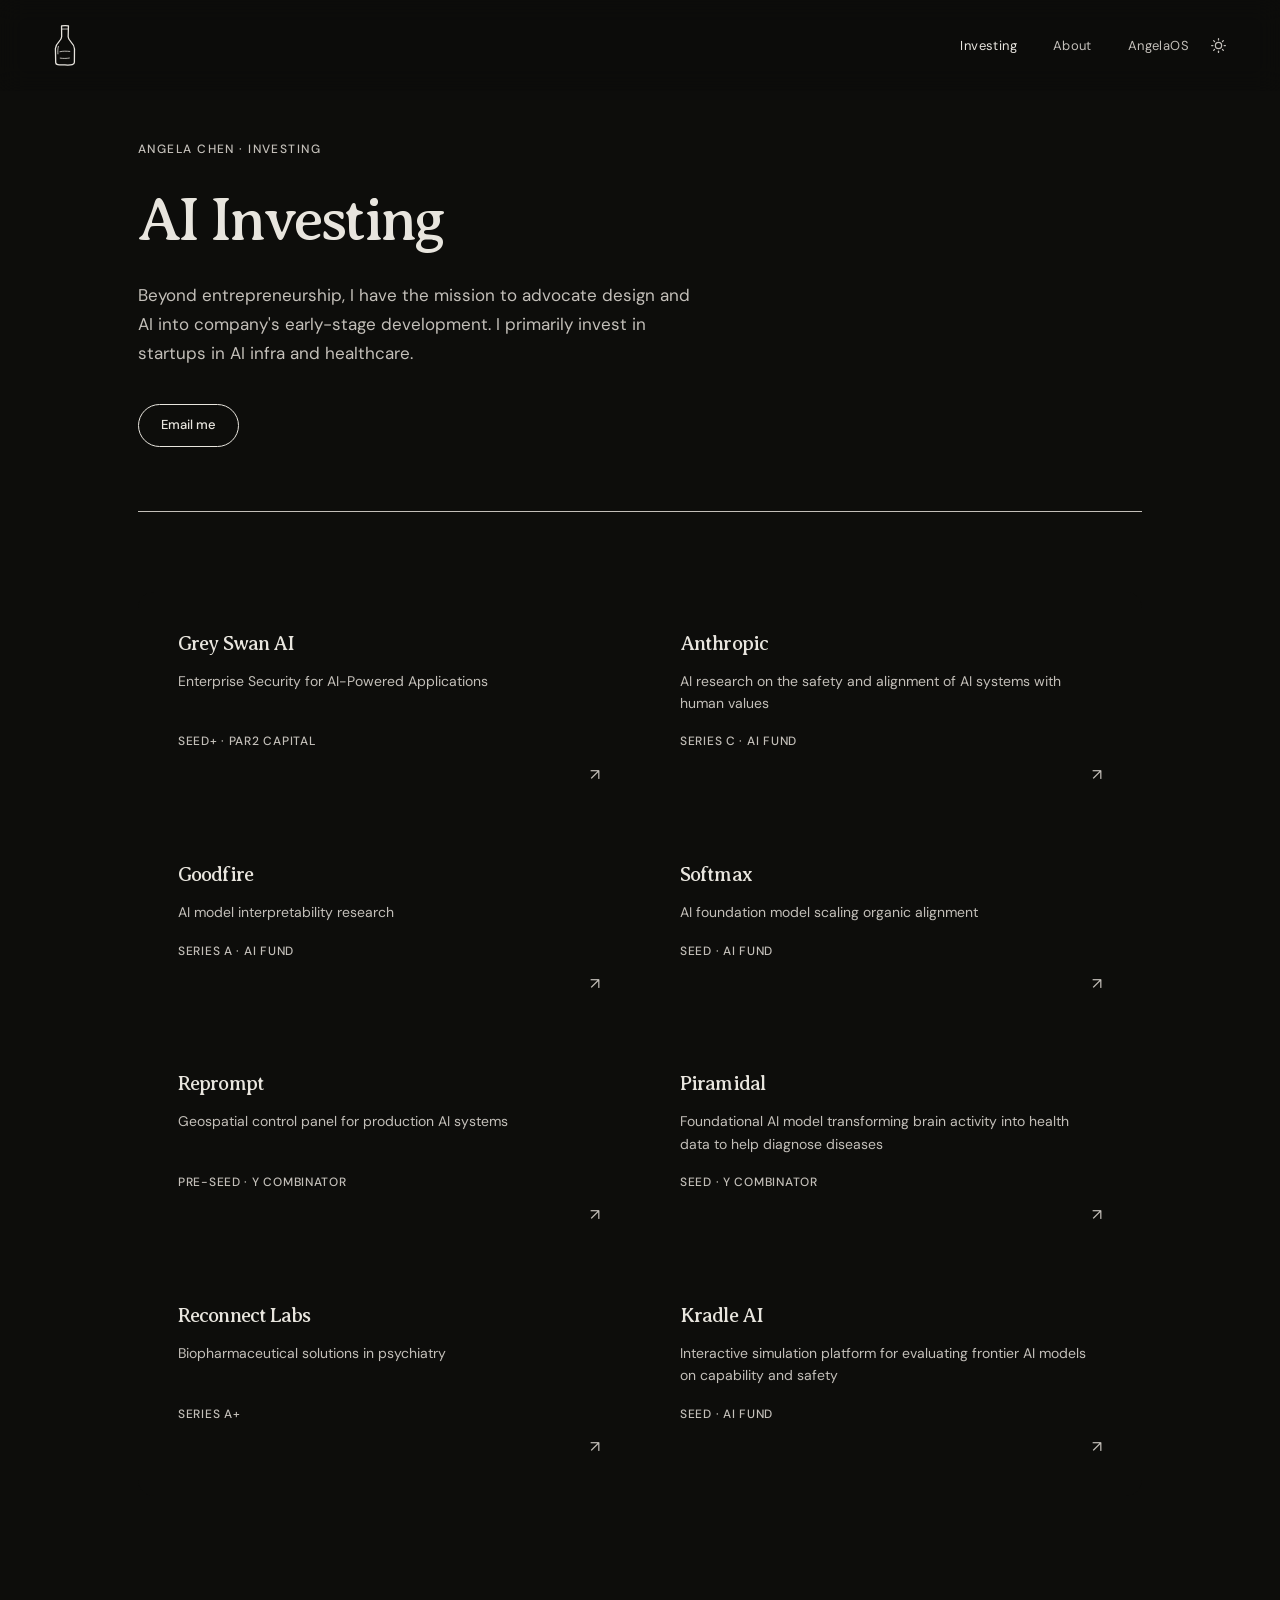
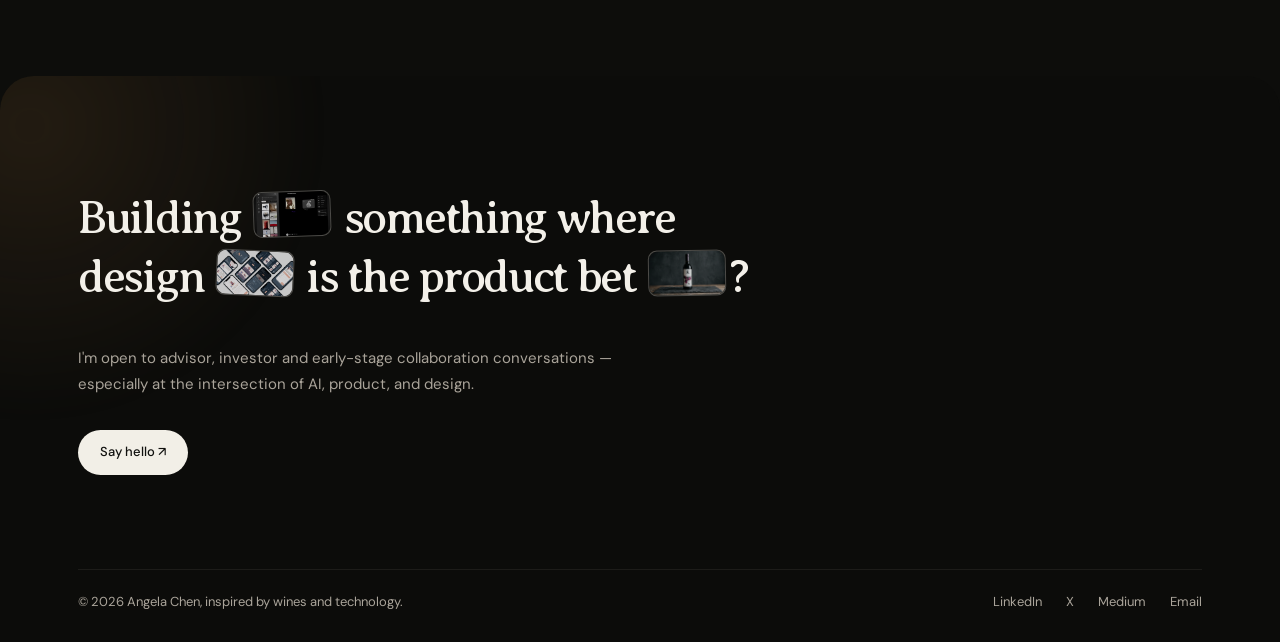
<file: investing.html>
<!DOCTYPE html>
<html lang="en">
<head>
  <meta charset="UTF-8" />
  <meta name="viewport" content="width=device-width, initial-scale=1.0" />
  <title>Investing — Angela Chen</title>
  <link rel="icon" type="image/png" sizes="96x96" href="favicon-96.png" />
  <link rel="icon" type="image/svg+xml" sizes="any" href="favicon.svg?v=2" />
  <link rel="shortcut icon" href="favicon.ico" />
  <link rel="apple-touch-icon" sizes="180x180" href="apple-touch-icon.png" />
  <link rel="preconnect" href="https://fonts.googleapis.com" />
  <link rel="preconnect" href="https://fonts.gstatic.com" crossorigin />
  <link href="https://fonts.googleapis.com/css2?family=Averia+Serif+Libre:ital,wght@0,300;0,400;0,700;1,300;1,400&family=DM+Sans:wght@300;400;500;600;700&display=swap" rel="stylesheet" />

  <style>
    *, *::before, *::after { box-sizing: border-box; margin: 0; padding: 0; }

    /* ── DARK MODE (default) ── */
    :root {
      --black: #e8e5de;
      --white: #0d0d0b;
      --gray-1: #161614;
      --gray-2: #c3bfb9;
      --gray-3: #c3bfb9;
      --prose: #c3bfb9;
      --nav-bg: rgba(13,13,11,0.92);
      --serif: 'Averia Serif Libre', serif;
      --sans: 'DM Sans', system-ui, sans-serif;
    }

    /* ── LIGHT MODE ── */
    [data-theme="light"] {
      --black: #0f0f0f;
      --white: #fafaf8;
      --gray-1: #f2f1ef;
      --gray-2: #d4d2ce;
      --gray-3: #8a887f;
      --prose: #3a3a3a;
      --nav-bg: rgba(250,250,248,0.88);
    }

    html { scroll-behavior: smooth; }

    body {
      font-family: var(--sans);
      background: var(--white);
      color: var(--black);
      font-size: 16px;
      line-height: 1.6;
      -webkit-font-smoothing: antialiased;
    }

    /* ── NAV ── */
    nav {
      position: fixed;
      top: 0;
      left: 0;
      right: 0;
      z-index: 100;
      display: flex;
      justify-content: space-between;
      align-items: center;
      padding: 22px 48px;
      background: var(--nav-bg);
      backdrop-filter: blur(12px);
      -webkit-backdrop-filter: blur(12px);
      border-bottom: 1px solid transparent;
      transition: border-color 0.3s;
    }
    nav.scrolled { border-color: var(--gray-2); }

    .nav-logo {
      color: var(--black);
      text-decoration: none;
      display: flex;
      align-items: center;
    }
    .nav-logo:hover { opacity: 0.7; }

    .nav-links {
      display: flex;
      gap: 36px;
      list-style: none;
      align-items: center;
    }

    .nav-links a {
      font-size: 13px;
      font-weight: 400;
      letter-spacing: 0.03em;
      color: var(--gray-3);
      text-decoration: none;
      transition: color 0.2s;
    }
    .nav-links a:hover { color: var(--black); }
    .nav-links a.active { color: var(--black); }

    .nav-cta {
      font-size: 13px !important;
      font-weight: 500 !important;
      color: var(--black) !important;
      border: 1px solid var(--black);
      padding: 8px 18px;
      border-radius: 100px;
      transition: background 0.2s, color 0.2s !important;
    }
    .nav-cta:hover {
      background: var(--black) !important;
      color: var(--white) !important;
    }

    /* ── PAGE CONTENT ── */
    .page-wrap {
      max-width: 1100px;
      margin: 0 auto;
      padding: 140px 48px 100px;
    }

    /* ── HERO ── */
    .inv-hero {
      margin-bottom: 80px;
      border-bottom: 1px solid var(--gray-2);
      padding-bottom: 64px;
    }

    .inv-label {
      font-size: 12px;
      font-weight: 500;
      letter-spacing: 0.12em;
      text-transform: uppercase;
      color: var(--gray-3);
      margin-bottom: 28px;
    }

    .inv-headline {
      font-family: var(--serif);
      font-size: clamp(36px, 5vw, 60px);
      font-weight: 400;
      line-height: 1.1;
      letter-spacing: -0.045em;
      max-width: 700px;
      margin-bottom: 28px;
    }

    .inv-headline em {
      font-style: italic;
      color: var(--gray-3);
    }

    .inv-sub {
      font-size: 17px;
      color: var(--gray-3);
      max-width: 560px;
      line-height: 1.7;
      margin-bottom: 36px;
    }

    .inv-contact {
      display: inline-block;
      font-size: 13px;
      font-weight: 500;
      color: var(--black);
      border: 1px solid var(--black);
      padding: 10px 22px;
      border-radius: 100px;
      text-decoration: none;
      transition: background 0.2s, color 0.2s;
    }
    .inv-contact:hover {
      background: var(--black);
      color: var(--white);
    }

    /* ── PORTFOLIO ── */
    .portfolio-grid {
      display: grid;
      grid-template-columns: 1fr 1fr;
      gap: 0;
      background: transparent;
      border-radius: 16px;
      overflow: hidden;
      margin-bottom: 80px;
    }

    .portfolio-card {
      background: var(--white);
      padding: 36px 40px;
      text-decoration: none;
      display: flex;
      flex-direction: column;
      gap: 10px;
      transition: background 0.2s;
    }
    .portfolio-card:hover { background: var(--gray-1); }

    .card-name {
      font-family: var(--serif);
      letter-spacing: -0.045em;
      font-size: 20px;
      font-weight: 400;
      color: var(--black);
    }

    .card-desc {
      font-size: 14px;
      color: var(--gray-3);
      line-height: 1.6;
      flex: 1;
    }

    .card-meta {
      font-size: 12px;
      font-weight: 500;
      letter-spacing: 0.06em;
      text-transform: uppercase;
      color: var(--gray-2);
      margin-top: 8px;
    }

    .card-arrow {
      font-size: 16px;
      color: var(--gray-2);
      align-self: flex-end;
      transition: color 0.2s, transform 0.2s;
    }
    .portfolio-card:hover .card-arrow {
      color: var(--black);
      transform: translate(3px, -3px);
    }

    /* ── FOOTER ── */
    footer {
      padding: 32px 48px;
      display: flex;
      justify-content: space-between;
      align-items: center;
      border-top: 1px solid var(--gray-2);
    }

    .footer-name {
      font-size: 13px;
      color: var(--gray-3);
    }

    .footer-links {
      display: flex;
      gap: 24px;
    }

    .footer-links a {
      font-size: 13px;
      color: var(--gray-3);
      text-decoration: none;
      transition: color 0.2s;
    }
    .footer-links a:hover { color: var(--black); }

    /* ── LIGHT MODE OVERRIDES ── */
    [data-theme="light"] .card-meta,
    [data-theme="light"] .card-arrow { color: var(--gray-3); }

    /* ── RESPONSIVE ── */
    @media (max-width: 768px) {
      nav { padding: 18px 24px; }
      .nav-links { gap: 20px; }
      .nav-links li:not(:last-child):not(:first-child) { display: none; }

      .page-wrap { padding: 120px 24px 80px; }
      .portfolio-grid { grid-template-columns: 1fr; }
      footer { padding: 24px; flex-direction: column; gap: 16px; text-align: center; }
    }
    /* Theme toggle */
    .theme-toggle {
      background: none;
      border: none;
      cursor: pointer;
      padding: 6px;
      color: var(--gray-3);
      display: flex;
      align-items: center;
      justify-content: center;
      transition: color 0.2s;
      margin-left: 8px;
    }
    .theme-toggle:hover { color: var(--black); }
    .theme-toggle svg { width: 15px; height: 15px; display: block; }
  </style>
  <link rel="stylesheet" href="nav-brand.css?v=wine-1" />
  <link rel="stylesheet" href="site-footer.css?v=1">
  <script src="favicon-theme.js" defer></script>
</head>

<body>

  <!-- NAV -->
  <nav id="nav">
    <a href="index.html" class="nav-logo" aria-label="Angela Chen — Home">
      <svg class="nav-wine-mark" width="34" height="46" viewBox="0 0 32 48" fill="none" xmlns="http://www.w3.org/2000/svg" aria-hidden="true">
        <g stroke="currentColor" stroke-linecap="round" stroke-linejoin="round">
          <path d="M19.6 4.1c-2.8-.7-5.1-.4-7.2 0l.1 11.4c0 4.7-6.4 6.1-6.5 12.2l.3 14.7c0 2.1 2.4 2.6 9.5 2.4 7.4.4 10.1-.4 10-2.7l.1-14c-.1-6.6-6.6-7.8-6.6-12.6l.3-11.4" stroke-width="1.35"/>
          <path d="m12.6 7.4 6.8-.1M10.7 31c3.4-.8 6.6-.6 10.3-.3m-10 7c3.1.5 6.5.4 9.6-.1M9.1 25.4c-.8 2.8-.6 5.2-.5 7.9" stroke-width=".8"/>
        </g>
      </svg>
    </a>
    <div style="display:flex;align-items:center;gap:8px;">
    <ul class="nav-links">
      <li><a href="investing.html" class="active">Investing</a></li>
      <li><a href="about.html">About</a></li>
      <li><a href="angelaos.html">AngelaOS</a></li>
    </ul>
    <button class="theme-toggle" id="themeToggle" aria-label="Toggle theme">
      <svg id="icon-sun" viewBox="0 0 24 24" fill="none" stroke="currentColor" stroke-width="2" stroke-linecap="round" stroke-linejoin="round"><circle cx="12" cy="12" r="5"/><line x1="12" y1="1" x2="12" y2="3"/><line x1="12" y1="21" x2="12" y2="23"/><line x1="4.22" y1="4.22" x2="5.64" y2="5.64"/><line x1="18.36" y1="18.36" x2="19.78" y2="19.78"/><line x1="1" y1="12" x2="3" y2="12"/><line x1="21" y1="12" x2="23" y2="12"/><line x1="4.22" y1="19.78" x2="5.64" y2="18.36"/><line x1="18.36" y1="5.64" x2="19.78" y2="4.22"/></svg>
      <svg id="icon-moon" viewBox="0 0 24 24" fill="none" stroke="currentColor" stroke-width="2" stroke-linecap="round" stroke-linejoin="round" style="display:none"><path d="M21 12.79A9 9 0 1 1 11.21 3 7 7 0 0 0 21 12.79z"/></svg>
    </button>
    </div>
  </nav>

  <div class="page-wrap">

    <!-- HERO -->
    <div class="inv-hero">
      <p class="inv-label">Angela Chen · Investing</p>
      <h1 class="inv-headline">AI Investing</h1>
      <p class="inv-sub">Beyond entrepreneurship, I have the mission to advocate design and AI into company's early-stage development. I primarily invest in startups in AI infra and healthcare.</p>
      <a href="mailto:angela.design19@gmail.com" class="inv-contact">Email me</a>
    </div>

    <!-- PORTFOLIO -->
    <div class="portfolio-grid">

      <a href="https://www.grayswan.ai/" target="_blank" class="portfolio-card">
        <span class="card-name">Grey Swan AI</span>
        <span class="card-desc">Enterprise Security for AI-Powered Applications</span>
        <span class="card-meta">Seed+ · Par2 Capital</span>
        <span class="card-arrow">↗</span>
      </a>

      <a href="https://www.anthropic.com/" target="_blank" class="portfolio-card">
        <span class="card-name">Anthropic</span>
        <span class="card-desc">AI research on the safety and alignment of AI systems with human values</span>
        <span class="card-meta">Series C · AI Fund</span>
        <span class="card-arrow">↗</span>
      </a>

      <a href="https://www.goodfire.ai/" target="_blank" class="portfolio-card">
        <span class="card-name">Goodfire</span>
        <span class="card-desc">AI model interpretability research</span>
        <span class="card-meta">Series A · AI Fund</span>
        <span class="card-arrow">↗</span>
      </a>

      <a href="https://www.softmax.com/" target="_blank" class="portfolio-card">
        <span class="card-name">Softmax</span>
        <span class="card-desc">AI foundation model scaling organic alignment</span>
        <span class="card-meta">Seed · AI Fund</span>
        <span class="card-arrow">↗</span>
      </a>

      <a href="https://repromptai.com/" target="_blank" class="portfolio-card">
        <span class="card-name">Reprompt</span>
        <span class="card-desc">Geospatial control panel for production AI systems</span>
        <span class="card-meta">Pre-seed · Y Combinator</span>
        <span class="card-arrow">↗</span>
      </a>

      <a href="https://piramidal.ai/" target="_blank" class="portfolio-card">
        <span class="card-name">Piramidal</span>
        <span class="card-desc">Foundational AI model transforming brain activity into health data to help diagnose diseases</span>
        <span class="card-meta">Seed · Y Combinator</span>
        <span class="card-arrow">↗</span>
      </a>

      <a href="https://reconnect-labs.com/" target="_blank" class="portfolio-card">
        <span class="card-name">Reconnect Labs</span>
        <span class="card-desc">Biopharmaceutical solutions in psychiatry</span>
        <span class="card-meta">Series A+</span>
        <span class="card-arrow">↗</span>
      </a>

      <a href="https://kradle.ai/" target="_blank" class="portfolio-card">
        <span class="card-name">Kradle AI</span>
        <span class="card-desc">Interactive simulation platform for evaluating frontier AI models on capability and safety</span>
        <span class="card-meta">Seed · AI Fund</span>
        <span class="card-arrow">↗</span>
      </a>

    </div>

  </div>

  <!-- FOOTER -->
  <footer id="connect">
    <div class="connect-shell">
      <div class="connect-main">
        <div class="connect-left">
          <h2 class="connect-headline">
            Building
            <span class="footer-inline-visual" role="img" aria-label="Virse AI product preview">
              <img src="virse-footer-frame.jpg" alt="" />
            </span>
            something where design
            <span class="footer-inline-visual" role="img" aria-label="CalmSpace product design">
              <img src="Muse design awards slides.008.jpeg" alt="" />
            </span>
            is the product bet
            <span class="footer-inline-visual" role="img" aria-label="Wine bottle with an illustrated label">
              <img src="footer-wine-bottle.png" alt="" />
            </span>?
          </h2>
          <p class="connect-sub">
            I'm open to advisor, investor and early-stage collaboration conversations — especially at the intersection of AI, product, and design.
          </p>
          <div class="connect-actions">
            <a href="mailto:angela.design19@gmail.com" class="btn-white">Say hello ↗</a>
          </div>
        </div>
      </div>

      <div class="footer-meta">
        <span>© 2026 Angela Chen, inspired by wines and technology.</span>
        <span class="footer-contact-links" aria-label="Social links">
          <a href="https://www.linkedin.com/in/anqichen19/" target="_blank">LinkedIn</a>
          <a href="https://x.com/achen0019" target="_blank">X</a>
          <a href="https://medium.com/@angelachen19" target="_blank">Medium</a>
          <a href="mailto:angela.design19@gmail.com">Email</a>
        </span>
      </div>
    </div>
  </footer>

  <script>
    // ── Theme toggle ──
    const savedTheme = localStorage.getItem("theme") || "dark";
    document.documentElement.setAttribute("data-theme", savedTheme);
    function syncToggleIcon() {
      const isDark = document.documentElement.getAttribute("data-theme") !== "light";
      document.getElementById("icon-sun").style.display  = isDark ? "block" : "none";
      document.getElementById("icon-moon").style.display = isDark ? "none"  : "block";
    }
    syncToggleIcon();
    document.getElementById("themeToggle").addEventListener("click", () => {
      const next = document.documentElement.getAttribute("data-theme") === "light" ? "dark" : "light";
      document.documentElement.setAttribute("data-theme", next);
      localStorage.setItem("theme", next);
      syncToggleIcon();
    });
    const nav = document.getElementById('nav');
    window.addEventListener('scroll', () => {
      nav.classList.toggle('scrolled', window.scrollY > 20);
    });
  </script>

  <script type="module" src="site-footer.js?v=1"></script>
</body>
</html>
</file>
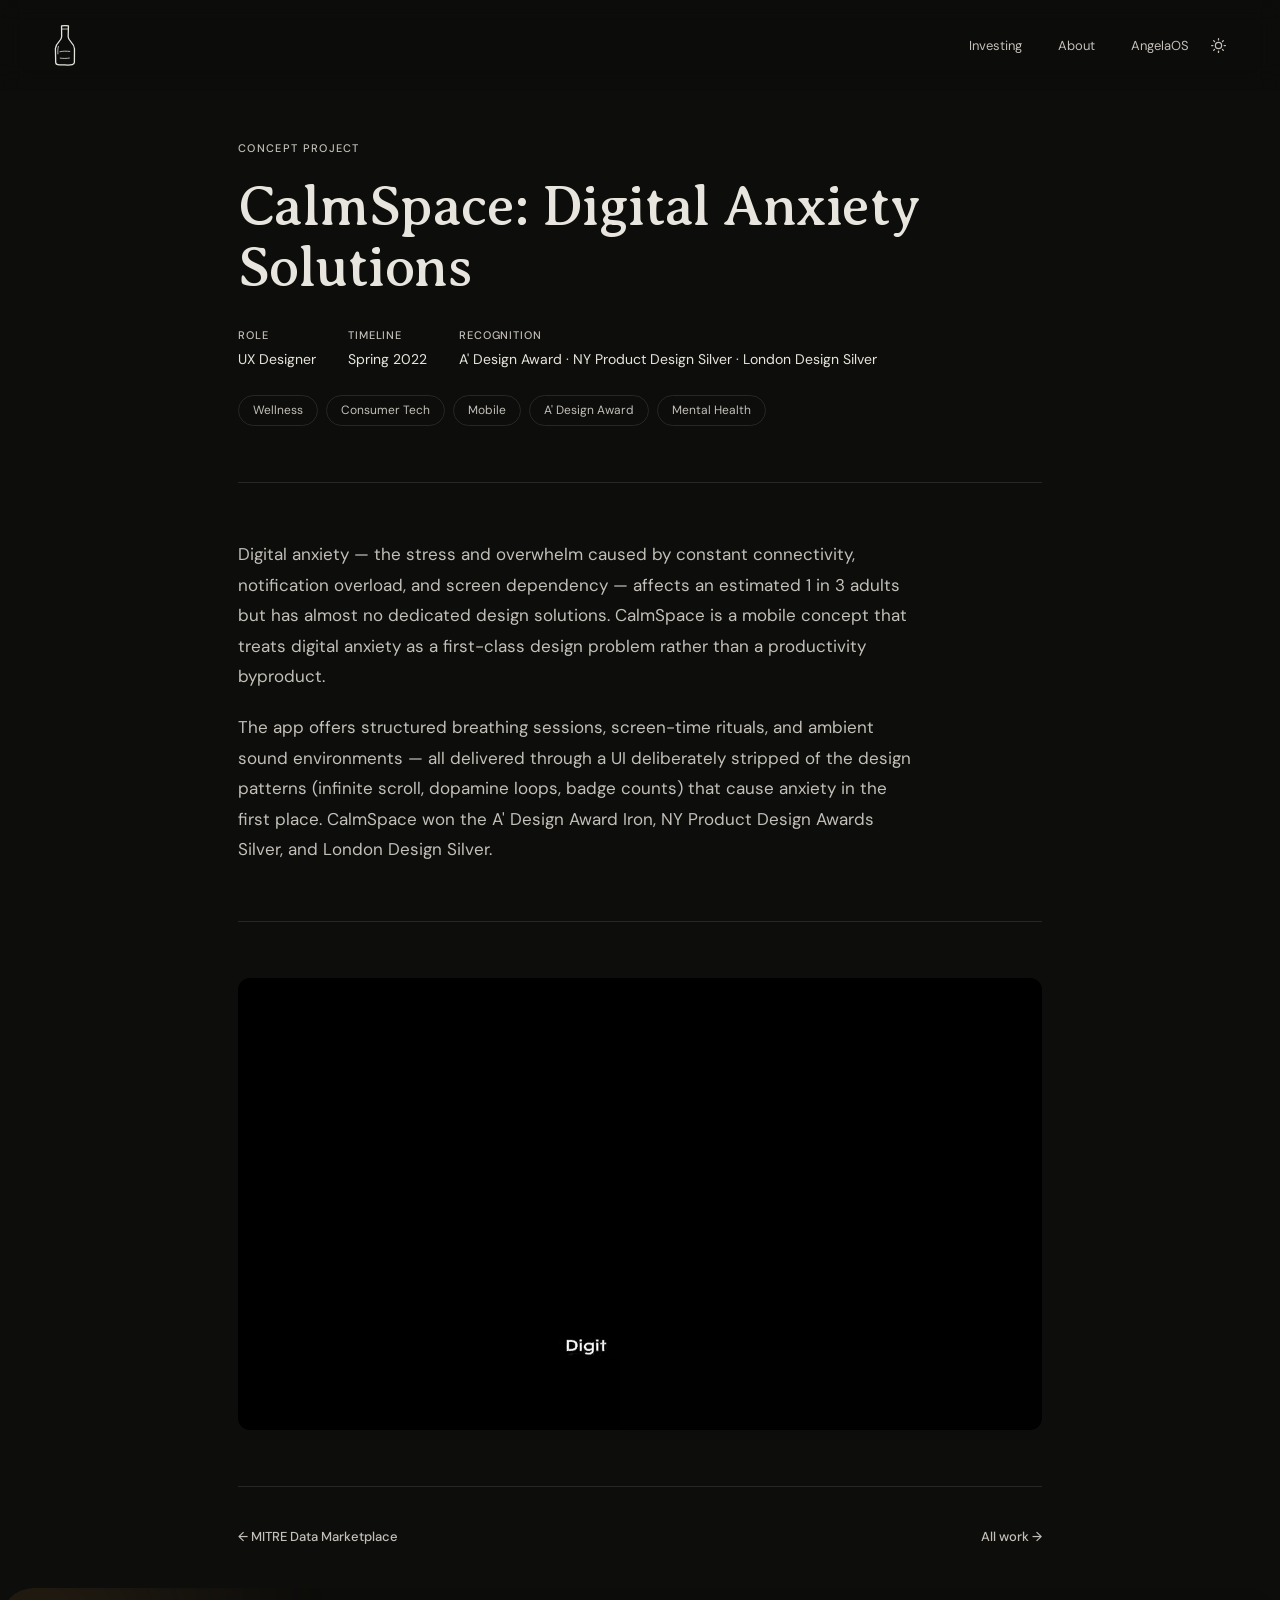
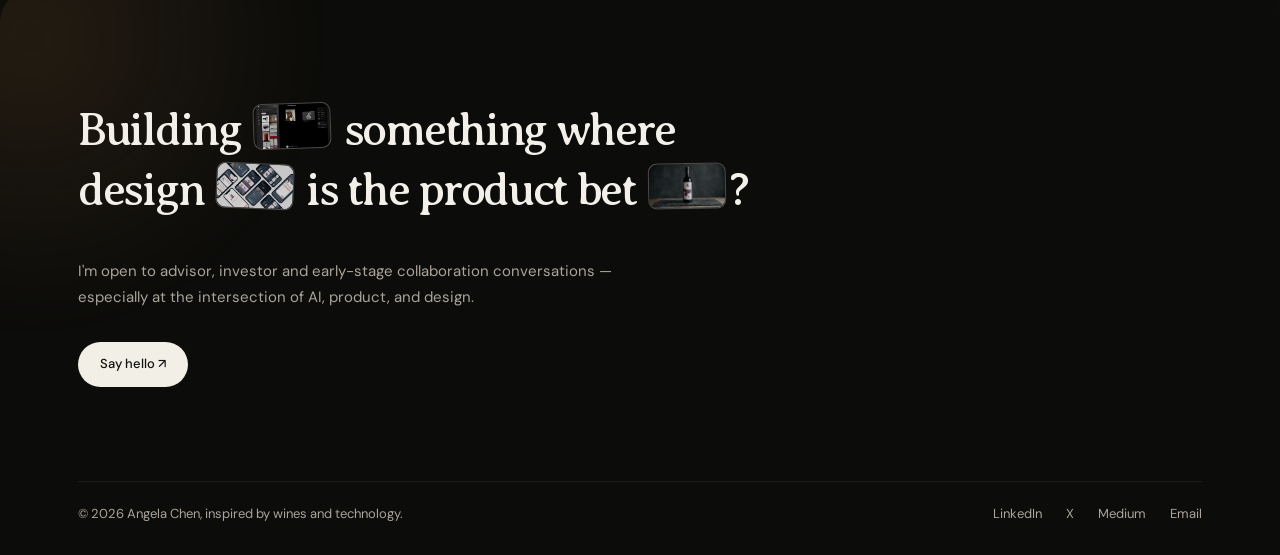
<file: project-calmspace.html>
<!DOCTYPE html>
<html lang="en">
<head>
  <meta charset="UTF-8" />
  <meta name="viewport" content="width=device-width, initial-scale=1.0" />
  <title>CalmSpace — Angela Chen</title>
  <link rel="icon" type="image/png" sizes="96x96" href="favicon-96.png" />
  <link rel="icon" type="image/svg+xml" sizes="any" href="favicon.svg?v=2" />
  <link rel="shortcut icon" href="favicon.ico" />
  <link rel="apple-touch-icon" sizes="180x180" href="apple-touch-icon.png" />
  <link rel="preconnect" href="https://fonts.googleapis.com" />
  <link rel="preconnect" href="https://fonts.gstatic.com" crossorigin />
  <link href="https://fonts.googleapis.com/css2?family=Averia+Serif+Libre:ital,wght@0,300;0,400;0,700;1,300;1,400&family=DM+Sans:wght@300;400;500;600;700&display=swap" rel="stylesheet" />
  <style>
        *, *::before, *::after { box-sizing: border-box; margin: 0; padding: 0; }

    /* ── DARK MODE (default) ── */
    :root {
      --black: #e8e5de;
      --white: #0d0d0b;
      --gray-1: #161614;
      --gray-2: #282724;
      --gray-3: #c3bfb9;
      --prose: #c3bfb9;
      --nav-bg: rgba(13,13,11,0.92);
      --serif: 'Averia Serif Libre', serif;
      --sans: 'DM Sans', system-ui, sans-serif;
    }

    /* ── LIGHT MODE ── */
    [data-theme="light"] {
      --black: #0f0f0f;
      --white: #fafaf8;
      --gray-1: #f2f1ef;
      --gray-2: #d4d2ce;
      --gray-3: #8a887f;
      --prose: #3a3a3a;
      --nav-bg: rgba(250,250,248,0.88);
    }
    html { scroll-behavior: smooth; }
    body { font-family: var(--sans); background: var(--white); color: var(--black); font-size: 16px; line-height: 1.6; -webkit-font-smoothing: antialiased; }

    nav { position: fixed; top: 0; left: 0; right: 0; z-index: 100; display: flex; justify-content: space-between; align-items: center; padding: 22px 48px; background: var(--nav-bg); backdrop-filter: blur(12px); border-bottom: 1px solid transparent; transition: border-color 0.3s; }
    nav.scrolled { border-color: var(--gray-2); }
    .nav-logo {
      color: var(--black);
      text-decoration: none;
      display: flex;
      align-items: center;
    }
    .nav-logo:hover { opacity: 0.7; }
    .nav-links { display: flex; gap: 36px; list-style: none; align-items: center; }
    .nav-links a { font-size: 13px; color: var(--gray-3); text-decoration: none; transition: color 0.2s; }
    .nav-links a:hover { color: var(--black); }

    .page-wrap { max-width: 900px; margin: 0 auto; padding: 0 48px; }

    .proj-header { padding: 140px 0 56px; border-bottom: 1px solid var(--gray-2); }
    .proj-client { font-size: 11px; font-weight: 500; letter-spacing: 0.12em; text-transform: uppercase; color: var(--gray-3); margin-bottom: 18px; }
    .proj-title { font-family: var(--serif); font-size: clamp(32px, 5vw, 56px); font-weight: 400; line-height: 1.1; letter-spacing: -0.01em; margin-bottom: 28px; }
    .proj-meta { display: flex; gap: 32px; flex-wrap: wrap; }
    .meta-group { display: flex; flex-direction: column; gap: 4px; }
    .meta-key { font-size: 11px; font-weight: 500; letter-spacing: 0.08em; text-transform: uppercase; color: var(--gray-3); }
    .meta-val { font-size: 14px; color: var(--black); }

    .proj-overview { padding: 56px 0; border-bottom: 1px solid var(--gray-2); }
    .proj-overview p { font-size: 17px; color: var(--prose); line-height: 1.8; max-width: 680px; }
    .proj-overview p + p { margin-top: 20px; }

    .proj-hero-img { padding: 56px 0; border-bottom: 1px solid var(--gray-2); }
    .proj-hero-img img { width: 100%; border-radius: 12px; display: block; }

    .proj-tags { display: flex; gap: 8px; flex-wrap: wrap; margin-top: 24px; }
    .proj-tag { font-size: 12px; color: var(--gray-3); border: 1px solid var(--gray-2); padding: 5px 14px; border-radius: 100px; }

    .proj-nav { display: flex; justify-content: space-between; padding: 40px 0; }
    .proj-nav a { font-size: 13px; font-weight: 500; color: var(--gray-3); text-decoration: none; transition: color 0.2s; display: flex; align-items: center; gap: 8px; }
    .proj-nav a:hover { color: var(--black); }

    footer { padding: 32px 48px; display: flex; justify-content: space-between; align-items: center; border-top: 1px solid var(--gray-2); }
    .footer-name { font-size: 13px; color: var(--gray-3); }
    .footer-links { display: flex; gap: 24px; }
    .footer-links a { font-size: 13px; color: var(--gray-3); text-decoration: none; transition: color 0.2s; }
    .footer-links a:hover { color: var(--black); }

    @media (max-width: 768px) {
      nav { padding: 18px 24px; }
      .nav-links { gap: 16px; }
      .nav-links a { font-size: 12px; }
      .page-wrap { padding: 0 24px; }
      .proj-header { padding: 110px 0 40px; }
      footer { padding: 24px; flex-direction: column; gap: 16px; text-align: center; }
    }
    /* Theme toggle */
    .theme-toggle {
      background: none;
      border: none;
      cursor: pointer;
      padding: 6px;
      color: var(--gray-3);
      display: flex;
      align-items: center;
      justify-content: center;
      transition: color 0.2s;
      margin-left: 8px;
    }
    .theme-toggle:hover { color: var(--black); }
    .theme-toggle svg { width: 15px; height: 15px; display: block; }
  </style>
  <link rel="stylesheet" href="nav-brand.css?v=wine-1" />
  <link rel="stylesheet" href="site-footer.css?v=1">
  <script src="favicon-theme.js" defer></script>
</head>
<body>

  <nav id="nav">
    <a href="index.html" class="nav-logo" aria-label="Angela Chen — Home">
      <svg class="nav-wine-mark" width="34" height="46" viewBox="0 0 32 48" fill="none" xmlns="http://www.w3.org/2000/svg" aria-hidden="true">
        <g stroke="currentColor" stroke-linecap="round" stroke-linejoin="round">
          <path d="M19.6 4.1c-2.8-.7-5.1-.4-7.2 0l.1 11.4c0 4.7-6.4 6.1-6.5 12.2l.3 14.7c0 2.1 2.4 2.6 9.5 2.4 7.4.4 10.1-.4 10-2.7l.1-14c-.1-6.6-6.6-7.8-6.6-12.6l.3-11.4" stroke-width="1.35"/>
          <path d="m12.6 7.4 6.8-.1M10.7 31c3.4-.8 6.6-.6 10.3-.3m-10 7c3.1.5 6.5.4 9.6-.1M9.1 25.4c-.8 2.8-.6 5.2-.5 7.9" stroke-width=".8"/>
        </g>
      </svg>
    </a>
    <div style="display:flex;align-items:center;gap:8px;">
    <ul class="nav-links">
      <li><a href="investing.html">Investing</a></li>
      <li><a href="about.html">About</a></li>
      <li><a href="angelaos.html">AngelaOS</a></li>
    </ul>
    <button class="theme-toggle" id="themeToggle" aria-label="Toggle theme">
      <svg id="icon-sun" viewBox="0 0 24 24" fill="none" stroke="currentColor" stroke-width="2" stroke-linecap="round" stroke-linejoin="round"><circle cx="12" cy="12" r="5"/><line x1="12" y1="1" x2="12" y2="3"/><line x1="12" y1="21" x2="12" y2="23"/><line x1="4.22" y1="4.22" x2="5.64" y2="5.64"/><line x1="18.36" y1="18.36" x2="19.78" y2="19.78"/><line x1="1" y1="12" x2="3" y2="12"/><line x1="21" y1="12" x2="23" y2="12"/><line x1="4.22" y1="19.78" x2="5.64" y2="18.36"/><line x1="18.36" y1="5.64" x2="19.78" y2="4.22"/></svg>
      <svg id="icon-moon" viewBox="0 0 24 24" fill="none" stroke="currentColor" stroke-width="2" stroke-linecap="round" stroke-linejoin="round" style="display:none"><path d="M21 12.79A9 9 0 1 1 11.21 3 7 7 0 0 0 21 12.79z"/></svg>
    </button>
    </div>
  </nav>

  <div class="page-wrap">

    <div class="proj-header">
      <p class="proj-client">Concept Project</p>
      <h1 class="proj-title">CalmSpace: Digital Anxiety Solutions</h1>
      <div class="proj-meta">
        <div class="meta-group">
          <span class="meta-key">Role</span>
          <span class="meta-val">UX Designer</span>
        </div>
        <div class="meta-group">
          <span class="meta-key">Timeline</span>
          <span class="meta-val">Spring 2022</span>
        </div>
        <div class="meta-group">
          <span class="meta-key">Recognition</span>
          <span class="meta-val">A' Design Award · NY Product Design Silver · London Design Silver</span>
        </div>
      </div>
      <div class="proj-tags">
        <span class="proj-tag">Wellness</span>
        <span class="proj-tag">Consumer Tech</span>
        <span class="proj-tag">Mobile</span>
        <span class="proj-tag">A' Design Award</span>
        <span class="proj-tag">Mental Health</span>
      </div>
    </div>

    <div class="proj-overview">
      <p>Digital anxiety — the stress and overwhelm caused by constant connectivity, notification overload, and screen dependency — affects an estimated 1 in 3 adults but has almost no dedicated design solutions. CalmSpace is a mobile concept that treats digital anxiety as a first-class design problem rather than a productivity byproduct.</p>
      <p>The app offers structured breathing sessions, screen-time rituals, and ambient sound environments — all delivered through a UI deliberately stripped of the design patterns (infinite scroll, dopamine loops, badge counts) that cause anxiety in the first place. CalmSpace won the A' Design Award Iron, NY Product Design Awards Silver, and London Design Silver.</p>
    </div>

    <div class="proj-hero-img">
      <video src="calmspace_design_concept.webm" autoplay muted loop playsinline style="width:100%;border-radius:12px;display:block;"></video>
    </div>

    <div class="proj-nav">
      <a href="project-mitre.html">← MITRE Data Marketplace</a>
      <a href="index.html#prev-design">All work →</a>
    </div>

  </div>

  <footer id="connect">
    <div class="connect-shell">
      <div class="connect-main">
        <div class="connect-left">
          <h2 class="connect-headline">
            Building
            <span class="footer-inline-visual" role="img" aria-label="Virse AI product preview">
              <img src="virse-footer-frame.jpg" alt="" />
            </span>
            something where design
            <span class="footer-inline-visual" role="img" aria-label="CalmSpace product design">
              <img src="Muse design awards slides.008.jpeg" alt="" />
            </span>
            is the product bet
            <span class="footer-inline-visual" role="img" aria-label="Wine bottle with an illustrated label">
              <img src="footer-wine-bottle.png" alt="" />
            </span>?
          </h2>
          <p class="connect-sub">
            I'm open to advisor, investor and early-stage collaboration conversations — especially at the intersection of AI, product, and design.
          </p>
          <div class="connect-actions">
            <a href="mailto:angela.design19@gmail.com" class="btn-white">Say hello ↗</a>
          </div>
        </div>
      </div>

      <div class="footer-meta">
        <span>© 2026 Angela Chen, inspired by wines and technology.</span>
        <span class="footer-contact-links" aria-label="Social links">
          <a href="https://www.linkedin.com/in/anqichen19/" target="_blank">LinkedIn</a>
          <a href="https://x.com/achen0019" target="_blank">X</a>
          <a href="https://medium.com/@angelachen19" target="_blank">Medium</a>
          <a href="mailto:angela.design19@gmail.com">Email</a>
        </span>
      </div>
    </div>
  </footer>

  <script>
    // ── Theme toggle ──
    const savedTheme = localStorage.getItem("theme") || "dark";
    document.documentElement.setAttribute("data-theme", savedTheme);
    function syncToggleIcon() {
      const isDark = document.documentElement.getAttribute("data-theme") !== "light";
      document.getElementById("icon-sun").style.display  = isDark ? "block" : "none";
      document.getElementById("icon-moon").style.display = isDark ? "none"  : "block";
    }
    syncToggleIcon();
    document.getElementById("themeToggle").addEventListener("click", () => {
      const next = document.documentElement.getAttribute("data-theme") === "light" ? "dark" : "light";
      document.documentElement.setAttribute("data-theme", next);
      localStorage.setItem("theme", next);
      syncToggleIcon();
    });
    const nav = document.getElementById('nav');
    window.addEventListener('scroll', () => nav.classList.toggle('scrolled', window.scrollY > 20));
  </script>
  <script type="module" src="site-footer.js?v=1"></script>
</body>
</html>
</file>
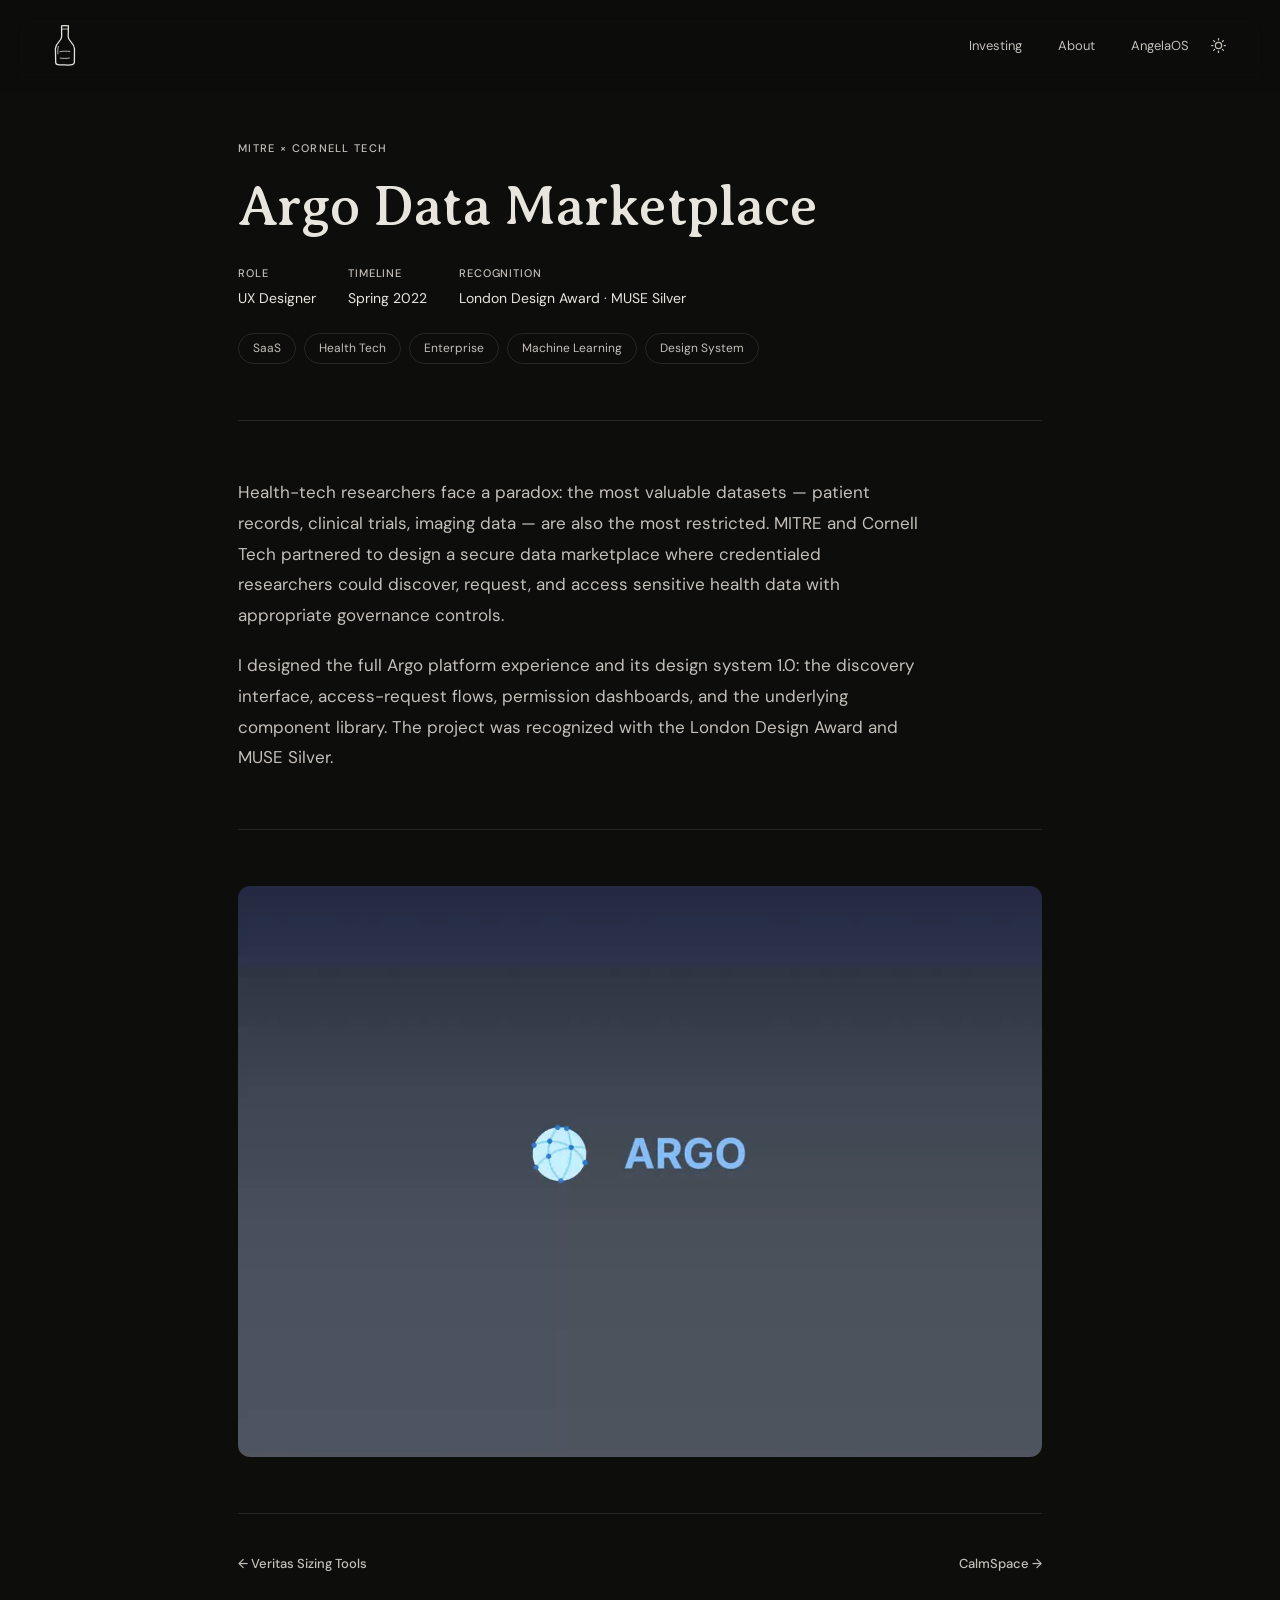
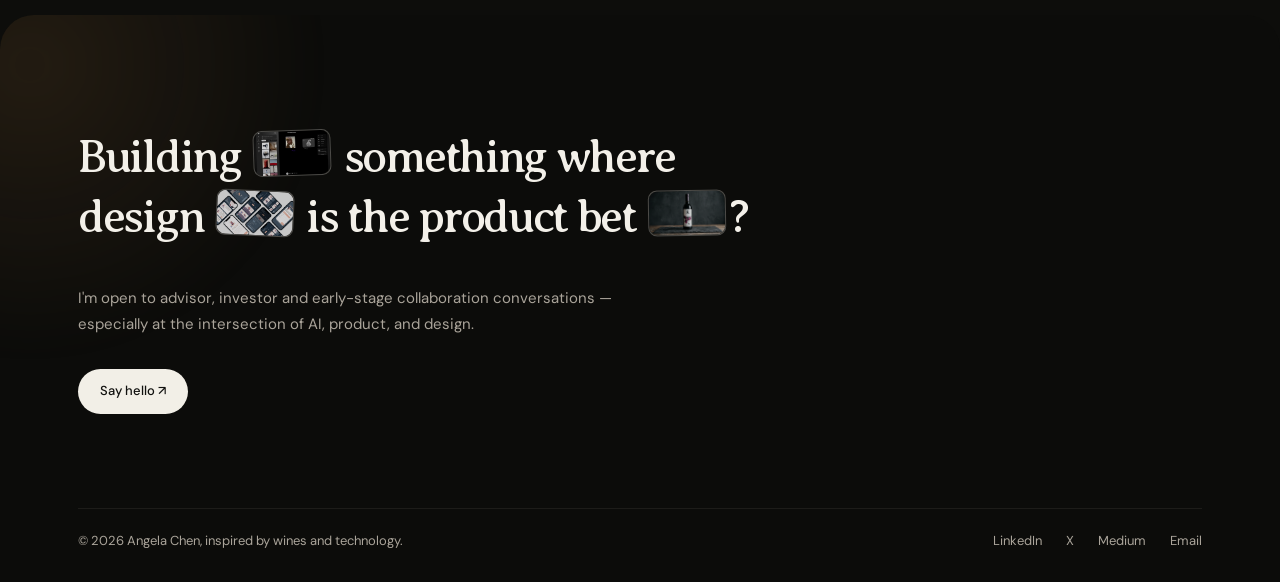
<file: project-mitre.html>
<!DOCTYPE html>
<html lang="en">
<head>
  <meta charset="UTF-8" />
  <meta name="viewport" content="width=device-width, initial-scale=1.0" />
  <title>MITRE Data Marketplace — Angela Chen</title>
  <link rel="icon" type="image/png" sizes="96x96" href="favicon-96.png" />
  <link rel="icon" type="image/svg+xml" sizes="any" href="favicon.svg?v=2" />
  <link rel="shortcut icon" href="favicon.ico" />
  <link rel="apple-touch-icon" sizes="180x180" href="apple-touch-icon.png" />
  <link rel="preconnect" href="https://fonts.googleapis.com" />
  <link rel="preconnect" href="https://fonts.gstatic.com" crossorigin />
  <link href="https://fonts.googleapis.com/css2?family=Averia+Serif+Libre:ital,wght@0,300;0,400;0,700;1,300;1,400&family=DM+Sans:wght@300;400;500;600;700&display=swap" rel="stylesheet" />
  <style>
        *, *::before, *::after { box-sizing: border-box; margin: 0; padding: 0; }

    /* ── DARK MODE (default) ── */
    :root {
      --black: #e8e5de;
      --white: #0d0d0b;
      --gray-1: #161614;
      --gray-2: #282724;
      --gray-3: #c3bfb9;
      --prose: #c3bfb9;
      --nav-bg: rgba(13,13,11,0.92);
      --serif: 'Averia Serif Libre', serif;
      --sans: 'DM Sans', system-ui, sans-serif;
    }

    /* ── LIGHT MODE ── */
    [data-theme="light"] {
      --black: #0f0f0f;
      --white: #fafaf8;
      --gray-1: #f2f1ef;
      --gray-2: #d4d2ce;
      --gray-3: #8a887f;
      --prose: #3a3a3a;
      --nav-bg: rgba(250,250,248,0.88);
    }
    html { scroll-behavior: smooth; }
    body { font-family: var(--sans); background: var(--white); color: var(--black); font-size: 16px; line-height: 1.6; -webkit-font-smoothing: antialiased; }

    nav { position: fixed; top: 0; left: 0; right: 0; z-index: 100; display: flex; justify-content: space-between; align-items: center; padding: 22px 48px; background: var(--nav-bg); backdrop-filter: blur(12px); border-bottom: 1px solid transparent; transition: border-color 0.3s; }
    nav.scrolled { border-color: var(--gray-2); }
    .nav-logo {
      color: var(--black);
      text-decoration: none;
      display: flex;
      align-items: center;
    }
    .nav-logo:hover { opacity: 0.7; }
    .nav-links { display: flex; gap: 36px; list-style: none; align-items: center; }
    .nav-links a { font-size: 13px; color: var(--gray-3); text-decoration: none; transition: color 0.2s; }
    .nav-links a:hover { color: var(--black); }

    .page-wrap { max-width: 900px; margin: 0 auto; padding: 0 48px; }

    .proj-header { padding: 140px 0 56px; border-bottom: 1px solid var(--gray-2); }
    .proj-client { font-size: 11px; font-weight: 500; letter-spacing: 0.12em; text-transform: uppercase; color: var(--gray-3); margin-bottom: 18px; }
    .proj-title { font-family: var(--serif); font-size: clamp(32px, 5vw, 56px); font-weight: 400; line-height: 1.1; letter-spacing: -0.01em; margin-bottom: 28px; }
    .proj-meta { display: flex; gap: 32px; flex-wrap: wrap; }
    .meta-group { display: flex; flex-direction: column; gap: 4px; }
    .meta-key { font-size: 11px; font-weight: 500; letter-spacing: 0.08em; text-transform: uppercase; color: var(--gray-3); }
    .meta-val { font-size: 14px; color: var(--black); }

    .proj-overview { padding: 56px 0; border-bottom: 1px solid var(--gray-2); }
    .proj-overview p { font-size: 17px; color: var(--prose); line-height: 1.8; max-width: 680px; }
    .proj-overview p + p { margin-top: 20px; }

    .proj-hero-img { padding: 56px 0; border-bottom: 1px solid var(--gray-2); }
    .proj-hero-img img { width: 100%; border-radius: 12px; display: block; }

    .proj-tags { display: flex; gap: 8px; flex-wrap: wrap; margin-top: 24px; }
    .proj-tag { font-size: 12px; color: var(--gray-3); border: 1px solid var(--gray-2); padding: 5px 14px; border-radius: 100px; }

    .proj-nav { display: flex; justify-content: space-between; padding: 40px 0; }
    .proj-nav a { font-size: 13px; font-weight: 500; color: var(--gray-3); text-decoration: none; transition: color 0.2s; display: flex; align-items: center; gap: 8px; }
    .proj-nav a:hover { color: var(--black); }

    footer { padding: 32px 48px; display: flex; justify-content: space-between; align-items: center; border-top: 1px solid var(--gray-2); }
    .footer-name { font-size: 13px; color: var(--gray-3); }
    .footer-links { display: flex; gap: 24px; }
    .footer-links a { font-size: 13px; color: var(--gray-3); text-decoration: none; transition: color 0.2s; }
    .footer-links a:hover { color: var(--black); }

    @media (max-width: 768px) {
      nav { padding: 18px 24px; }
      .nav-links { gap: 16px; }
      .nav-links a { font-size: 12px; }
      .page-wrap { padding: 0 24px; }
      .proj-header { padding: 110px 0 40px; }
      footer { padding: 24px; flex-direction: column; gap: 16px; text-align: center; }
    }
    /* Theme toggle */
    .theme-toggle {
      background: none;
      border: none;
      cursor: pointer;
      padding: 6px;
      color: var(--gray-3);
      display: flex;
      align-items: center;
      justify-content: center;
      transition: color 0.2s;
      margin-left: 8px;
    }
    .theme-toggle:hover { color: var(--black); }
    .theme-toggle svg { width: 15px; height: 15px; display: block; }
  </style>
  <link rel="stylesheet" href="nav-brand.css?v=wine-1" />
  <link rel="stylesheet" href="site-footer.css?v=1">
  <script src="favicon-theme.js" defer></script>
</head>
<body>

  <nav id="nav">
    <a href="index.html" class="nav-logo" aria-label="Angela Chen — Home">
      <svg class="nav-wine-mark" width="34" height="46" viewBox="0 0 32 48" fill="none" xmlns="http://www.w3.org/2000/svg" aria-hidden="true">
        <g stroke="currentColor" stroke-linecap="round" stroke-linejoin="round">
          <path d="M19.6 4.1c-2.8-.7-5.1-.4-7.2 0l.1 11.4c0 4.7-6.4 6.1-6.5 12.2l.3 14.7c0 2.1 2.4 2.6 9.5 2.4 7.4.4 10.1-.4 10-2.7l.1-14c-.1-6.6-6.6-7.8-6.6-12.6l.3-11.4" stroke-width="1.35"/>
          <path d="m12.6 7.4 6.8-.1M10.7 31c3.4-.8 6.6-.6 10.3-.3m-10 7c3.1.5 6.5.4 9.6-.1M9.1 25.4c-.8 2.8-.6 5.2-.5 7.9" stroke-width=".8"/>
        </g>
      </svg>
    </a>
    <div style="display:flex;align-items:center;gap:8px;">
    <ul class="nav-links">
      <li><a href="investing.html">Investing</a></li>
      <li><a href="about.html">About</a></li>
      <li><a href="angelaos.html">AngelaOS</a></li>
    </ul>
    <button class="theme-toggle" id="themeToggle" aria-label="Toggle theme">
      <svg id="icon-sun" viewBox="0 0 24 24" fill="none" stroke="currentColor" stroke-width="2" stroke-linecap="round" stroke-linejoin="round"><circle cx="12" cy="12" r="5"/><line x1="12" y1="1" x2="12" y2="3"/><line x1="12" y1="21" x2="12" y2="23"/><line x1="4.22" y1="4.22" x2="5.64" y2="5.64"/><line x1="18.36" y1="18.36" x2="19.78" y2="19.78"/><line x1="1" y1="12" x2="3" y2="12"/><line x1="21" y1="12" x2="23" y2="12"/><line x1="4.22" y1="19.78" x2="5.64" y2="18.36"/><line x1="18.36" y1="5.64" x2="19.78" y2="4.22"/></svg>
      <svg id="icon-moon" viewBox="0 0 24 24" fill="none" stroke="currentColor" stroke-width="2" stroke-linecap="round" stroke-linejoin="round" style="display:none"><path d="M21 12.79A9 9 0 1 1 11.21 3 7 7 0 0 0 21 12.79z"/></svg>
    </button>
    </div>
  </nav>

  <div class="page-wrap">

    <div class="proj-header">
      <p class="proj-client">MITRE × Cornell Tech</p>
      <h1 class="proj-title">Argo Data Marketplace</h1>
      <div class="proj-meta">
        <div class="meta-group">
          <span class="meta-key">Role</span>
          <span class="meta-val">UX Designer</span>
        </div>
        <div class="meta-group">
          <span class="meta-key">Timeline</span>
          <span class="meta-val">Spring 2022</span>
        </div>
        <div class="meta-group">
          <span class="meta-key">Recognition</span>
          <span class="meta-val">London Design Award · MUSE Silver</span>
        </div>
      </div>
      <div class="proj-tags">
        <span class="proj-tag">SaaS</span>
        <span class="proj-tag">Health Tech</span>
        <span class="proj-tag">Enterprise</span>
        <span class="proj-tag">Machine Learning</span>
        <span class="proj-tag">Design System</span>
      </div>
    </div>

    <div class="proj-overview">
      <p>Health-tech researchers face a paradox: the most valuable datasets — patient records, clinical trials, imaging data — are also the most restricted. MITRE and Cornell Tech partnered to design a secure data marketplace where credentialed researchers could discover, request, and access sensitive health data with appropriate governance controls.</p>
      <p>I designed the full Argo platform experience and its design system 1.0: the discovery interface, access-request flows, permission dashboards, and the underlying component library. The project was recognized with the London Design Award and MUSE Silver.</p>
    </div>

    <div class="proj-hero-img">
      <video src="Argo final video.webm" autoplay muted loop playsinline style="width:100%;border-radius:12px;display:block;"></video>
    </div>

    <div class="proj-nav">
      <a href="project-veritas-sizing.html">← Veritas Sizing Tools</a>
      <a href="project-calmspace.html">CalmSpace →</a>
    </div>

  </div>

  <footer id="connect">
    <div class="connect-shell">
      <div class="connect-main">
        <div class="connect-left">
          <h2 class="connect-headline">
            Building
            <span class="footer-inline-visual" role="img" aria-label="Virse AI product preview">
              <img src="virse-footer-frame.jpg" alt="" />
            </span>
            something where design
            <span class="footer-inline-visual" role="img" aria-label="CalmSpace product design">
              <img src="Muse design awards slides.008.jpeg" alt="" />
            </span>
            is the product bet
            <span class="footer-inline-visual" role="img" aria-label="Wine bottle with an illustrated label">
              <img src="footer-wine-bottle.png" alt="" />
            </span>?
          </h2>
          <p class="connect-sub">
            I'm open to advisor, investor and early-stage collaboration conversations — especially at the intersection of AI, product, and design.
          </p>
          <div class="connect-actions">
            <a href="mailto:angela.design19@gmail.com" class="btn-white">Say hello ↗</a>
          </div>
        </div>
      </div>

      <div class="footer-meta">
        <span>© 2026 Angela Chen, inspired by wines and technology.</span>
        <span class="footer-contact-links" aria-label="Social links">
          <a href="https://www.linkedin.com/in/anqichen19/" target="_blank">LinkedIn</a>
          <a href="https://x.com/achen0019" target="_blank">X</a>
          <a href="https://medium.com/@angelachen19" target="_blank">Medium</a>
          <a href="mailto:angela.design19@gmail.com">Email</a>
        </span>
      </div>
    </div>
  </footer>

  <script>
    // ── Theme toggle ──
    const savedTheme = localStorage.getItem("theme") || "dark";
    document.documentElement.setAttribute("data-theme", savedTheme);
    function syncToggleIcon() {
      const isDark = document.documentElement.getAttribute("data-theme") !== "light";
      document.getElementById("icon-sun").style.display  = isDark ? "block" : "none";
      document.getElementById("icon-moon").style.display = isDark ? "none"  : "block";
    }
    syncToggleIcon();
    document.getElementById("themeToggle").addEventListener("click", () => {
      const next = document.documentElement.getAttribute("data-theme") === "light" ? "dark" : "light";
      document.documentElement.setAttribute("data-theme", next);
      localStorage.setItem("theme", next);
      syncToggleIcon();
    });
    const nav = document.getElementById('nav');
    window.addEventListener('scroll', () => nav.classList.toggle('scrolled', window.scrollY > 20));
  </script>
  <script type="module" src="site-footer.js?v=1"></script>
</body>
</html>
</file>
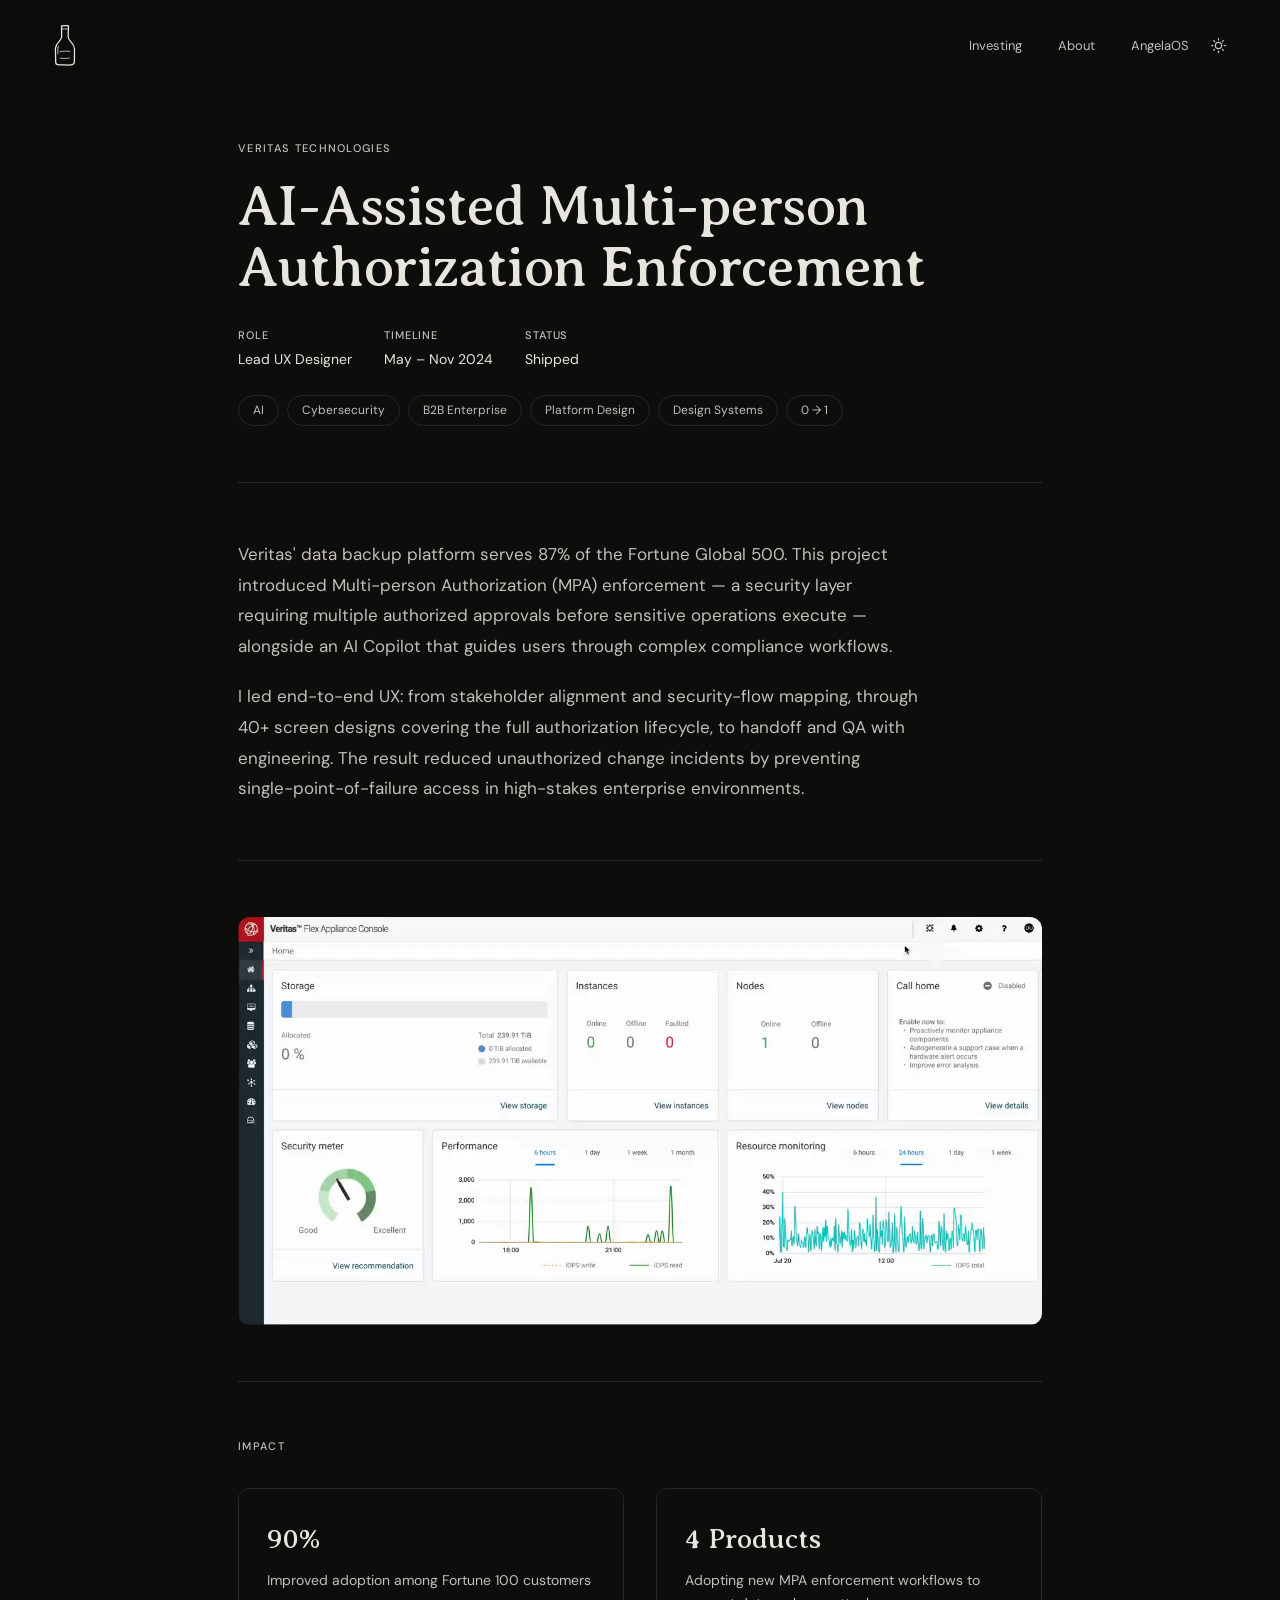
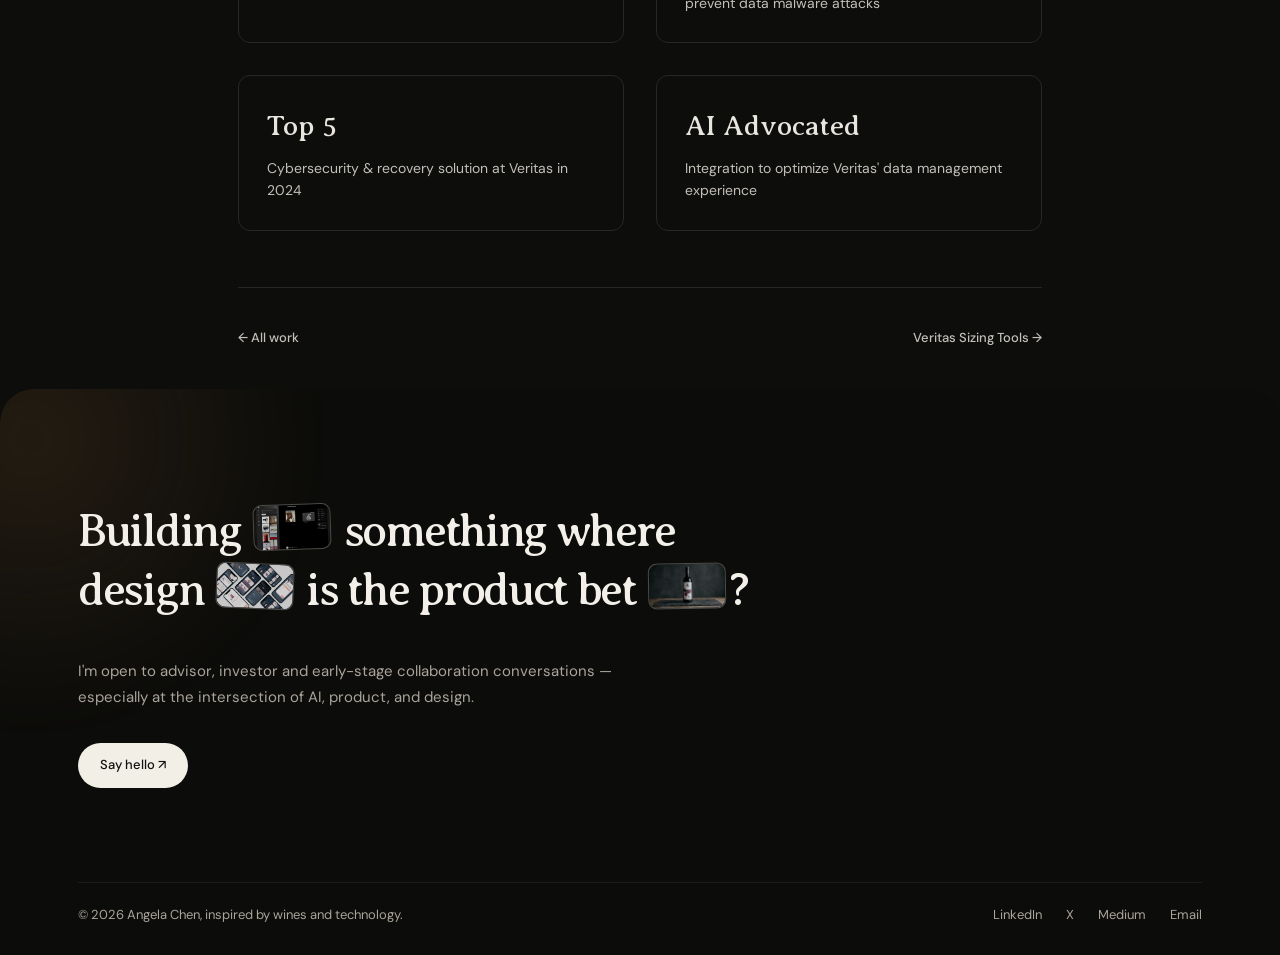
<file: project-veritas-mpa.html>
<!DOCTYPE html>
<html lang="en">
<head>
  <meta charset="UTF-8" />
  <meta name="viewport" content="width=device-width, initial-scale=1.0" />
  <title>Veritas MPA Enforcement — Angela Chen</title>
  <link rel="icon" type="image/png" sizes="96x96" href="favicon-96.png" />
  <link rel="icon" type="image/svg+xml" sizes="any" href="favicon.svg?v=2" />
  <link rel="shortcut icon" href="favicon.ico" />
  <link rel="apple-touch-icon" sizes="180x180" href="apple-touch-icon.png" />
  <link rel="preconnect" href="https://fonts.googleapis.com" />
  <link rel="preconnect" href="https://fonts.gstatic.com" crossorigin />
  <link href="https://fonts.googleapis.com/css2?family=Averia+Serif+Libre:ital,wght@0,300;0,400;0,700;1,300;1,400&family=DM+Sans:wght@300;400;500;600;700&display=swap" rel="stylesheet" />
  <style>
        *, *::before, *::after { box-sizing: border-box; margin: 0; padding: 0; }

    /* ── DARK MODE (default) ── */
    :root {
      --black: #e8e5de;
      --white: #0d0d0b;
      --gray-1: #161614;
      --gray-2: #282724;
      --gray-3: #c3bfb9;
      --prose: #c3bfb9;
      --nav-bg: rgba(13,13,11,0.92);
      --serif: 'Averia Serif Libre', serif;
      --sans: 'DM Sans', system-ui, sans-serif;
    }

    /* ── LIGHT MODE ── */
    [data-theme="light"] {
      --black: #0f0f0f;
      --white: #fafaf8;
      --gray-1: #f2f1ef;
      --gray-2: #d4d2ce;
      --gray-3: #8a887f;
      --prose: #3a3a3a;
      --nav-bg: rgba(250,250,248,0.88);
    }
    html { scroll-behavior: smooth; }
    body { font-family: var(--sans); background: var(--white); color: var(--black); font-size: 16px; line-height: 1.6; -webkit-font-smoothing: antialiased; }

    nav { position: fixed; top: 0; left: 0; right: 0; z-index: 100; display: flex; justify-content: space-between; align-items: center; padding: 22px 48px; background: var(--nav-bg); backdrop-filter: blur(12px); border-bottom: 1px solid transparent; transition: border-color 0.3s; }
    nav.scrolled { border-color: var(--gray-2); }
    .nav-logo {
      color: var(--black);
      text-decoration: none;
      display: flex;
      align-items: center;
    }
    .nav-logo:hover { opacity: 0.7; }
    .nav-links { display: flex; gap: 36px; list-style: none; align-items: center; }
    .nav-links a { font-size: 13px; color: var(--gray-3); text-decoration: none; transition: color 0.2s; }
    .nav-links a:hover { color: var(--black); }

    .page-wrap { max-width: 900px; margin: 0 auto; padding: 0 48px; }

    /* HEADER */
    .proj-header { padding: 140px 0 56px; border-bottom: 1px solid var(--gray-2); }
    .proj-client { font-size: 11px; font-weight: 500; letter-spacing: 0.12em; text-transform: uppercase; color: var(--gray-3); margin-bottom: 18px; }
    .proj-title { font-family: var(--serif); font-size: clamp(32px, 5vw, 56px); font-weight: 400; line-height: 1.1; letter-spacing: -0.01em; margin-bottom: 28px; }
    .proj-meta { display: flex; gap: 32px; flex-wrap: wrap; }
    .meta-group { display: flex; flex-direction: column; gap: 4px; }
    .meta-key { font-size: 11px; font-weight: 500; letter-spacing: 0.08em; text-transform: uppercase; color: var(--gray-3); }
    .meta-val { font-size: 14px; color: var(--black); }

    /* OVERVIEW */
    .proj-overview { padding: 56px 0; border-bottom: 1px solid var(--gray-2); }
    .proj-overview p { font-size: 17px; color: var(--prose); line-height: 1.8; max-width: 680px; }
    .proj-overview p + p { margin-top: 20px; }

    /* HERO IMAGE */
    .proj-hero-img { padding: 56px 0; border-bottom: 1px solid var(--gray-2); }
    .proj-hero-img img { width: 100%; border-radius: 12px; display: block; }

    /* TAGS */
    .proj-tags { display: flex; gap: 8px; flex-wrap: wrap; margin-top: 24px; }
    .proj-tag { font-size: 12px; color: var(--gray-3); border: 1px solid var(--gray-2); padding: 5px 14px; border-radius: 100px; }

    /* NAV PREV/NEXT */
    .proj-nav { display: flex; justify-content: space-between; padding: 40px 0; }
    .proj-nav a { font-size: 13px; font-weight: 500; color: var(--gray-3); text-decoration: none; transition: color 0.2s; display: flex; align-items: center; gap: 8px; }
    .proj-nav a:hover { color: var(--black); }

    footer { padding: 32px 48px; display: flex; justify-content: space-between; align-items: center; border-top: 1px solid var(--gray-2); }
    .footer-name { font-size: 13px; color: var(--gray-3); }
    .footer-links { display: flex; gap: 24px; }
    .footer-links a { font-size: 13px; color: var(--gray-3); text-decoration: none; transition: color 0.2s; }
    .footer-links a:hover { color: var(--black); }

    @media (max-width: 768px) {
      nav { padding: 18px 24px; }
      .nav-links { gap: 16px; }
      .nav-links a { font-size: 12px; }
      .page-wrap { padding: 0 24px; }
      .proj-header { padding: 110px 0 40px; }
      footer { padding: 24px; flex-direction: column; gap: 16px; text-align: center; }
    }
    /* Theme toggle */
    .theme-toggle {
      background: none;
      border: none;
      cursor: pointer;
      padding: 6px;
      color: var(--gray-3);
      display: flex;
      align-items: center;
      justify-content: center;
      transition: color 0.2s;
      margin-left: 8px;
    }
    .theme-toggle:hover { color: var(--black); }
    .theme-toggle svg { width: 15px; height: 15px; display: block; }
  </style>
  <link rel="stylesheet" href="nav-brand.css?v=wine-1" />
  <link rel="stylesheet" href="site-footer.css?v=1">
  <script src="favicon-theme.js" defer></script>
</head>
<body>

  <nav id="nav">
    <a href="index.html" class="nav-logo" aria-label="Angela Chen — Home">
      <svg class="nav-wine-mark" width="34" height="46" viewBox="0 0 32 48" fill="none" xmlns="http://www.w3.org/2000/svg" aria-hidden="true">
        <g stroke="currentColor" stroke-linecap="round" stroke-linejoin="round">
          <path d="M19.6 4.1c-2.8-.7-5.1-.4-7.2 0l.1 11.4c0 4.7-6.4 6.1-6.5 12.2l.3 14.7c0 2.1 2.4 2.6 9.5 2.4 7.4.4 10.1-.4 10-2.7l.1-14c-.1-6.6-6.6-7.8-6.6-12.6l.3-11.4" stroke-width="1.35"/>
          <path d="m12.6 7.4 6.8-.1M10.7 31c3.4-.8 6.6-.6 10.3-.3m-10 7c3.1.5 6.5.4 9.6-.1M9.1 25.4c-.8 2.8-.6 5.2-.5 7.9" stroke-width=".8"/>
        </g>
      </svg>
    </a>
    <div style="display:flex;align-items:center;gap:8px;">
    <ul class="nav-links">
      <li><a href="investing.html">Investing</a></li>
      <li><a href="about.html">About</a></li>
      <li><a href="angelaos.html">AngelaOS</a></li>
    </ul>
    <button class="theme-toggle" id="themeToggle" aria-label="Toggle theme">
      <svg id="icon-sun" viewBox="0 0 24 24" fill="none" stroke="currentColor" stroke-width="2" stroke-linecap="round" stroke-linejoin="round"><circle cx="12" cy="12" r="5"/><line x1="12" y1="1" x2="12" y2="3"/><line x1="12" y1="21" x2="12" y2="23"/><line x1="4.22" y1="4.22" x2="5.64" y2="5.64"/><line x1="18.36" y1="18.36" x2="19.78" y2="19.78"/><line x1="1" y1="12" x2="3" y2="12"/><line x1="21" y1="12" x2="23" y2="12"/><line x1="4.22" y1="19.78" x2="5.64" y2="18.36"/><line x1="18.36" y1="5.64" x2="19.78" y2="4.22"/></svg>
      <svg id="icon-moon" viewBox="0 0 24 24" fill="none" stroke="currentColor" stroke-width="2" stroke-linecap="round" stroke-linejoin="round" style="display:none"><path d="M21 12.79A9 9 0 1 1 11.21 3 7 7 0 0 0 21 12.79z"/></svg>
    </button>
    </div>
  </nav>

  <div class="page-wrap">

    <div class="proj-header">
      <p class="proj-client">Veritas Technologies</p>
      <h1 class="proj-title">AI-Assisted Multi-person Authorization Enforcement</h1>
      <div class="proj-meta">
        <div class="meta-group">
          <span class="meta-key">Role</span>
          <span class="meta-val">Lead UX Designer</span>
        </div>
        <div class="meta-group">
          <span class="meta-key">Timeline</span>
          <span class="meta-val">May – Nov 2024</span>
        </div>
        <div class="meta-group">
          <span class="meta-key">Status</span>
          <span class="meta-val">Shipped</span>
        </div>
      </div>
      <div class="proj-tags">
        <span class="proj-tag">AI</span>
        <span class="proj-tag">Cybersecurity</span>
        <span class="proj-tag">B2B Enterprise</span>
        <span class="proj-tag">Platform Design</span>
        <span class="proj-tag">Design Systems</span>
        <span class="proj-tag">0 → 1</span>
      </div>
    </div>

    <div class="proj-overview">
      <p>Veritas' data backup platform serves 87% of the Fortune Global 500. This project introduced Multi-person Authorization (MPA) enforcement — a security layer requiring multiple authorized approvals before sensitive operations execute — alongside an AI Copilot that guides users through complex compliance workflows.</p>
      <p>I led end-to-end UX: from stakeholder alignment and security-flow mapping, through 40+ screen designs covering the full authorization lifecycle, to handoff and QA with engineering. The result reduced unauthorized change incidents by preventing single-point-of-failure access in high-stakes enterprise environments.</p>
    </div>

    <div class="proj-hero-img">
      <video src="Clueso_AI-assisted Copilot Integration.webm" autoplay muted loop playsinline style="width:100%;border-radius:12px;display:block;"></video>
    </div>

    <div style="padding: 56px 0; border-bottom: 1px solid var(--gray-2);">
      <p style="font-size:11px;font-weight:500;letter-spacing:0.12em;text-transform:uppercase;color:var(--gray-3);margin-bottom:32px;">Impact</p>
      <div style="display:grid;grid-template-columns:repeat(2,1fr);gap:32px;">
        <div style="padding:28px;border:1px solid var(--gray-2);border-radius:12px;">
          <p style="font-family:var(--serif);font-size:28px;font-weight:400;color:var(--black);margin-bottom:8px;">90%</p>
          <p style="font-size:14px;color:var(--prose);line-height:1.6;">Improved adoption among Fortune 100 customers</p>
        </div>
        <div style="padding:28px;border:1px solid var(--gray-2);border-radius:12px;">
          <p style="font-family:var(--serif);font-size:28px;font-weight:400;color:var(--black);margin-bottom:8px;">4 Products</p>
          <p style="font-size:14px;color:var(--prose);line-height:1.6;">Adopting new MPA enforcement workflows to prevent data malware attacks</p>
        </div>
        <div style="padding:28px;border:1px solid var(--gray-2);border-radius:12px;">
          <p style="font-family:var(--serif);font-size:28px;font-weight:400;color:var(--black);margin-bottom:8px;">Top 5</p>
          <p style="font-size:14px;color:var(--prose);line-height:1.6;">Cybersecurity &amp; recovery solution at Veritas in 2024</p>
        </div>
        <div style="padding:28px;border:1px solid var(--gray-2);border-radius:12px;">
          <p style="font-family:var(--serif);font-size:28px;font-weight:400;color:var(--black);margin-bottom:8px;">AI Advocated</p>
          <p style="font-size:14px;color:var(--prose);line-height:1.6;">Integration to optimize Veritas' data management experience</p>
        </div>
      </div>
    </div>

    <div class="proj-nav">
      <a href="index.html#prev-design">← All work</a>
      <a href="project-veritas-sizing.html">Veritas Sizing Tools →</a>
    </div>

  </div>

  <footer id="connect">
    <div class="connect-shell">
      <div class="connect-main">
        <div class="connect-left">
          <h2 class="connect-headline">
            Building
            <span class="footer-inline-visual" role="img" aria-label="Virse AI product preview">
              <img src="virse-footer-frame.jpg" alt="" />
            </span>
            something where design
            <span class="footer-inline-visual" role="img" aria-label="CalmSpace product design">
              <img src="Muse design awards slides.008.jpeg" alt="" />
            </span>
            is the product bet
            <span class="footer-inline-visual" role="img" aria-label="Wine bottle with an illustrated label">
              <img src="footer-wine-bottle.png" alt="" />
            </span>?
          </h2>
          <p class="connect-sub">
            I'm open to advisor, investor and early-stage collaboration conversations — especially at the intersection of AI, product, and design.
          </p>
          <div class="connect-actions">
            <a href="mailto:angela.design19@gmail.com" class="btn-white">Say hello ↗</a>
          </div>
        </div>
      </div>

      <div class="footer-meta">
        <span>© 2026 Angela Chen, inspired by wines and technology.</span>
        <span class="footer-contact-links" aria-label="Social links">
          <a href="https://www.linkedin.com/in/anqichen19/" target="_blank">LinkedIn</a>
          <a href="https://x.com/achen0019" target="_blank">X</a>
          <a href="https://medium.com/@angelachen19" target="_blank">Medium</a>
          <a href="mailto:angela.design19@gmail.com">Email</a>
        </span>
      </div>
    </div>
  </footer>

  <script>
    // ── Theme toggle ──
    const savedTheme = localStorage.getItem("theme") || "dark";
    document.documentElement.setAttribute("data-theme", savedTheme);
    function syncToggleIcon() {
      const isDark = document.documentElement.getAttribute("data-theme") !== "light";
      document.getElementById("icon-sun").style.display  = isDark ? "block" : "none";
      document.getElementById("icon-moon").style.display = isDark ? "none"  : "block";
    }
    syncToggleIcon();
    document.getElementById("themeToggle").addEventListener("click", () => {
      const next = document.documentElement.getAttribute("data-theme") === "light" ? "dark" : "light";
      document.documentElement.setAttribute("data-theme", next);
      localStorage.setItem("theme", next);
      syncToggleIcon();
    });
    const nav = document.getElementById('nav');
    window.addEventListener('scroll', () => nav.classList.toggle('scrolled', window.scrollY > 20));
  </script>
  <script type="module" src="site-footer.js?v=1"></script>
</body>
</html>
</file>
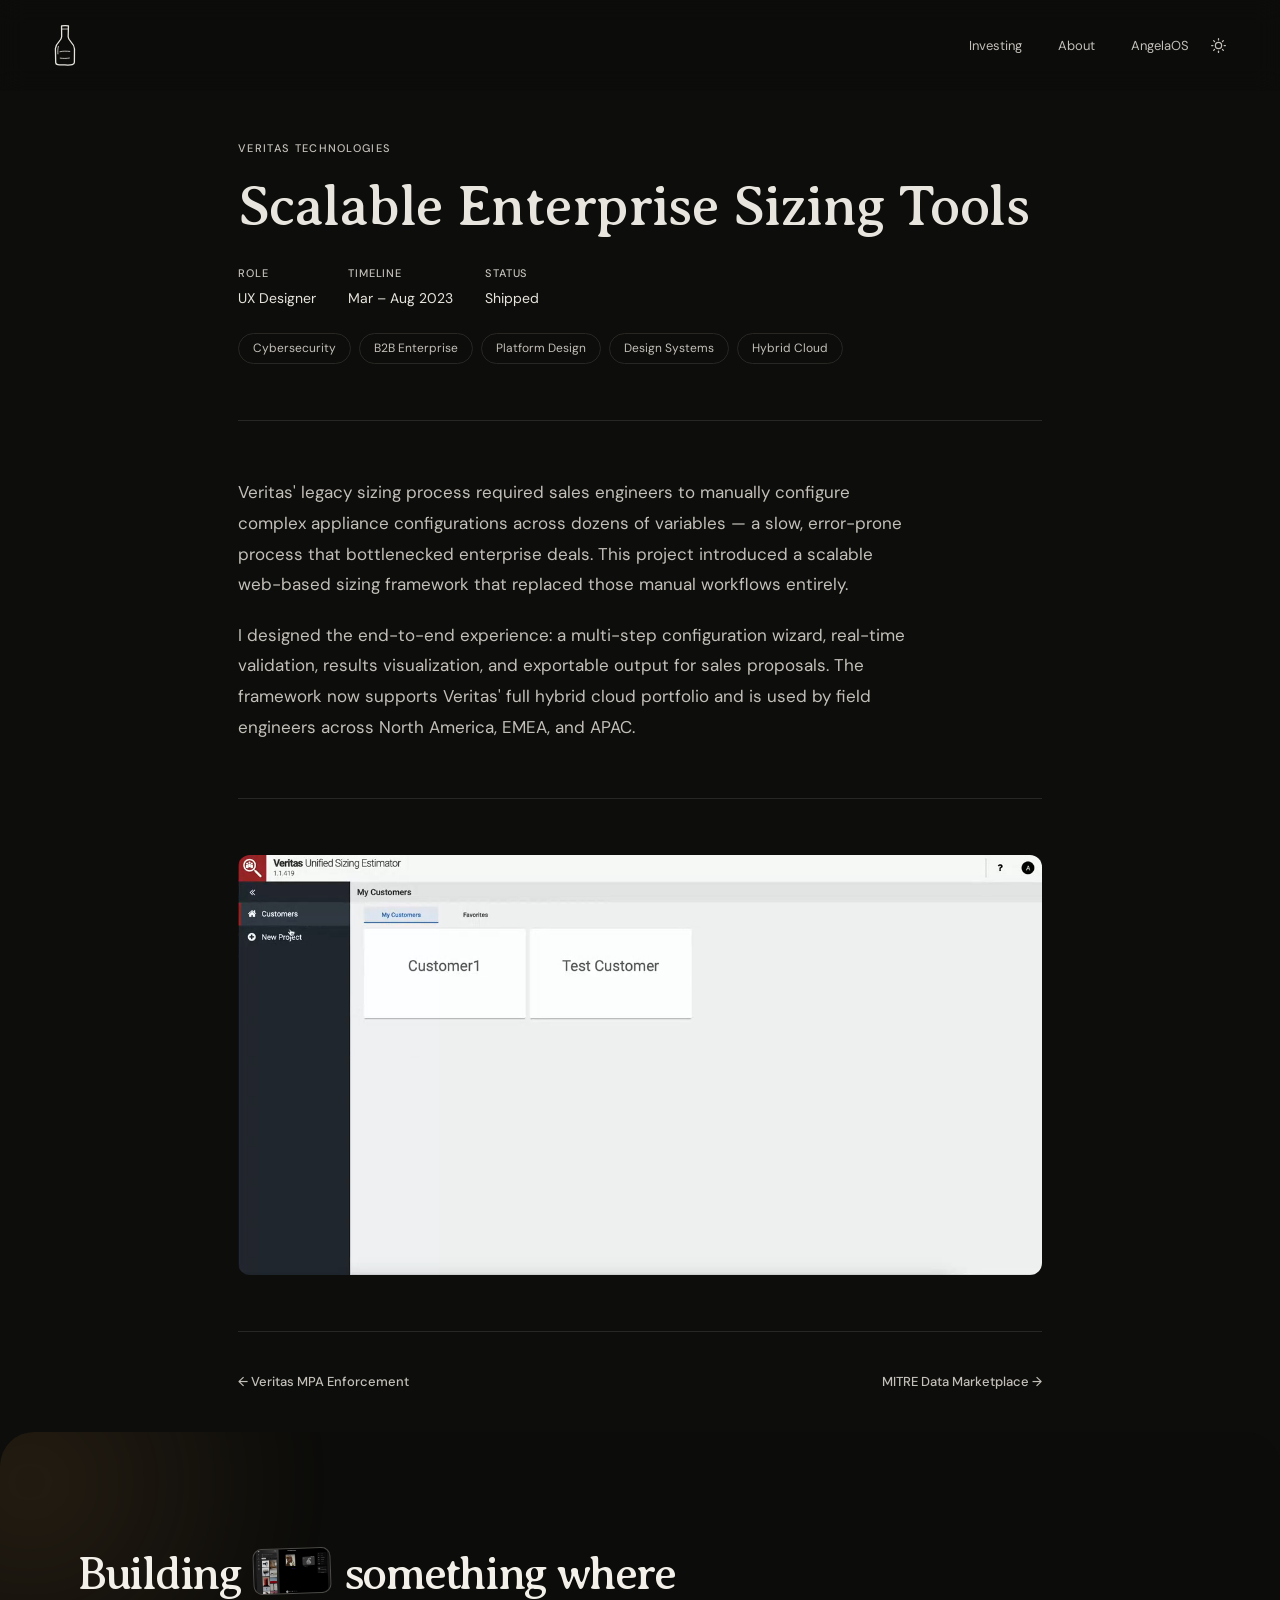
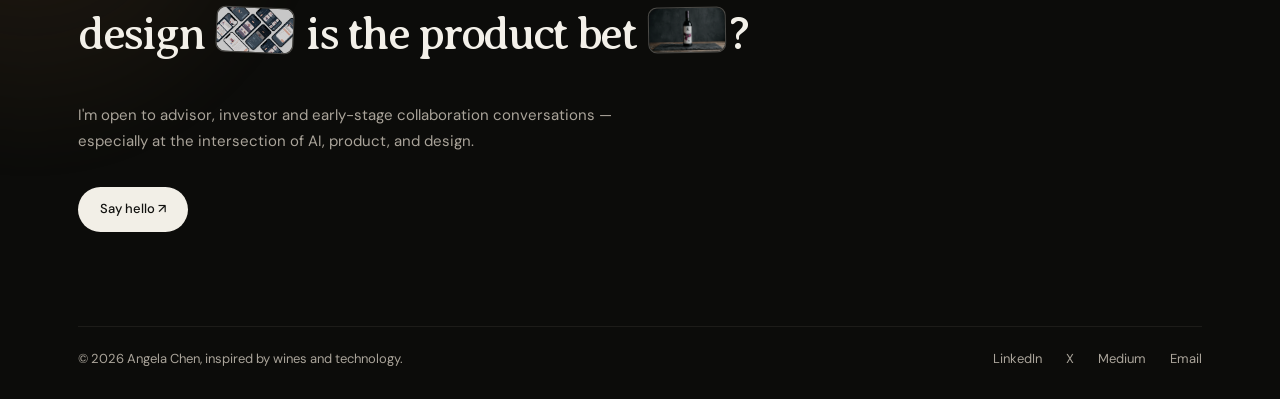
<file: project-veritas-sizing.html>
<!DOCTYPE html>
<html lang="en">
<head>
  <meta charset="UTF-8" />
  <meta name="viewport" content="width=device-width, initial-scale=1.0" />
  <title>Veritas Sizing Tools — Angela Chen</title>
  <link rel="icon" type="image/png" sizes="96x96" href="favicon-96.png" />
  <link rel="icon" type="image/svg+xml" sizes="any" href="favicon.svg?v=2" />
  <link rel="shortcut icon" href="favicon.ico" />
  <link rel="apple-touch-icon" sizes="180x180" href="apple-touch-icon.png" />
  <link rel="preconnect" href="https://fonts.googleapis.com" />
  <link rel="preconnect" href="https://fonts.gstatic.com" crossorigin />
  <link href="https://fonts.googleapis.com/css2?family=Averia+Serif+Libre:ital,wght@0,300;0,400;0,700;1,300;1,400&family=DM+Sans:wght@300;400;500;600;700&display=swap" rel="stylesheet" />
  <style>
        *, *::before, *::after { box-sizing: border-box; margin: 0; padding: 0; }

    /* ── DARK MODE (default) ── */
    :root {
      --black: #e8e5de;
      --white: #0d0d0b;
      --gray-1: #161614;
      --gray-2: #282724;
      --gray-3: #c3bfb9;
      --prose: #c3bfb9;
      --nav-bg: rgba(13,13,11,0.92);
      --serif: 'Averia Serif Libre', serif;
      --sans: 'DM Sans', system-ui, sans-serif;
    }

    /* ── LIGHT MODE ── */
    [data-theme="light"] {
      --black: #0f0f0f;
      --white: #fafaf8;
      --gray-1: #f2f1ef;
      --gray-2: #d4d2ce;
      --gray-3: #8a887f;
      --prose: #3a3a3a;
      --nav-bg: rgba(250,250,248,0.88);
    }
    html { scroll-behavior: smooth; }
    body { font-family: var(--sans); background: var(--white); color: var(--black); font-size: 16px; line-height: 1.6; -webkit-font-smoothing: antialiased; }

    nav { position: fixed; top: 0; left: 0; right: 0; z-index: 100; display: flex; justify-content: space-between; align-items: center; padding: 22px 48px; background: var(--nav-bg); backdrop-filter: blur(12px); border-bottom: 1px solid transparent; transition: border-color 0.3s; }
    nav.scrolled { border-color: var(--gray-2); }
    .nav-logo {
      color: var(--black);
      text-decoration: none;
      display: flex;
      align-items: center;
    }
    .nav-logo:hover { opacity: 0.7; }
    .nav-links { display: flex; gap: 36px; list-style: none; align-items: center; }
    .nav-links a { font-size: 13px; color: var(--gray-3); text-decoration: none; transition: color 0.2s; }
    .nav-links a:hover { color: var(--black); }

    .page-wrap { max-width: 900px; margin: 0 auto; padding: 0 48px; }

    .proj-header { padding: 140px 0 56px; border-bottom: 1px solid var(--gray-2); }
    .proj-client { font-size: 11px; font-weight: 500; letter-spacing: 0.12em; text-transform: uppercase; color: var(--gray-3); margin-bottom: 18px; }
    .proj-title { font-family: var(--serif); font-size: clamp(32px, 5vw, 56px); font-weight: 400; line-height: 1.1; letter-spacing: -0.01em; margin-bottom: 28px; }
    .proj-meta { display: flex; gap: 32px; flex-wrap: wrap; }
    .meta-group { display: flex; flex-direction: column; gap: 4px; }
    .meta-key { font-size: 11px; font-weight: 500; letter-spacing: 0.08em; text-transform: uppercase; color: var(--gray-3); }
    .meta-val { font-size: 14px; color: var(--black); }

    .proj-overview { padding: 56px 0; border-bottom: 1px solid var(--gray-2); }
    .proj-overview p { font-size: 17px; color: var(--prose); line-height: 1.8; max-width: 680px; }
    .proj-overview p + p { margin-top: 20px; }

    .proj-hero-img { padding: 56px 0; border-bottom: 1px solid var(--gray-2); }
    .proj-hero-img img { width: 100%; border-radius: 12px; display: block; }

    .proj-tags { display: flex; gap: 8px; flex-wrap: wrap; margin-top: 24px; }
    .proj-tag { font-size: 12px; color: var(--gray-3); border: 1px solid var(--gray-2); padding: 5px 14px; border-radius: 100px; }

    .proj-nav { display: flex; justify-content: space-between; padding: 40px 0; }
    .proj-nav a { font-size: 13px; font-weight: 500; color: var(--gray-3); text-decoration: none; transition: color 0.2s; display: flex; align-items: center; gap: 8px; }
    .proj-nav a:hover { color: var(--black); }

    footer { padding: 32px 48px; display: flex; justify-content: space-between; align-items: center; border-top: 1px solid var(--gray-2); }
    .footer-name { font-size: 13px; color: var(--gray-3); }
    .footer-links { display: flex; gap: 24px; }
    .footer-links a { font-size: 13px; color: var(--gray-3); text-decoration: none; transition: color 0.2s; }
    .footer-links a:hover { color: var(--black); }

    @media (max-width: 768px) {
      nav { padding: 18px 24px; }
      .nav-links { gap: 16px; }
      .nav-links a { font-size: 12px; }
      .page-wrap { padding: 0 24px; }
      .proj-header { padding: 110px 0 40px; }
      footer { padding: 24px; flex-direction: column; gap: 16px; text-align: center; }
    }
    /* Theme toggle */
    .theme-toggle {
      background: none;
      border: none;
      cursor: pointer;
      padding: 6px;
      color: var(--gray-3);
      display: flex;
      align-items: center;
      justify-content: center;
      transition: color 0.2s;
      margin-left: 8px;
    }
    .theme-toggle:hover { color: var(--black); }
    .theme-toggle svg { width: 15px; height: 15px; display: block; }
  </style>
  <link rel="stylesheet" href="nav-brand.css?v=wine-1" />
  <link rel="stylesheet" href="site-footer.css?v=1">
  <script src="favicon-theme.js" defer></script>
</head>
<body>

  <nav id="nav">
    <a href="index.html" class="nav-logo" aria-label="Angela Chen — Home">
      <svg class="nav-wine-mark" width="34" height="46" viewBox="0 0 32 48" fill="none" xmlns="http://www.w3.org/2000/svg" aria-hidden="true">
        <g stroke="currentColor" stroke-linecap="round" stroke-linejoin="round">
          <path d="M19.6 4.1c-2.8-.7-5.1-.4-7.2 0l.1 11.4c0 4.7-6.4 6.1-6.5 12.2l.3 14.7c0 2.1 2.4 2.6 9.5 2.4 7.4.4 10.1-.4 10-2.7l.1-14c-.1-6.6-6.6-7.8-6.6-12.6l.3-11.4" stroke-width="1.35"/>
          <path d="m12.6 7.4 6.8-.1M10.7 31c3.4-.8 6.6-.6 10.3-.3m-10 7c3.1.5 6.5.4 9.6-.1M9.1 25.4c-.8 2.8-.6 5.2-.5 7.9" stroke-width=".8"/>
        </g>
      </svg>
    </a>
    <div style="display:flex;align-items:center;gap:8px;">
    <ul class="nav-links">
      <li><a href="investing.html">Investing</a></li>
      <li><a href="about.html">About</a></li>
      <li><a href="angelaos.html">AngelaOS</a></li>
    </ul>
    <button class="theme-toggle" id="themeToggle" aria-label="Toggle theme">
      <svg id="icon-sun" viewBox="0 0 24 24" fill="none" stroke="currentColor" stroke-width="2" stroke-linecap="round" stroke-linejoin="round"><circle cx="12" cy="12" r="5"/><line x1="12" y1="1" x2="12" y2="3"/><line x1="12" y1="21" x2="12" y2="23"/><line x1="4.22" y1="4.22" x2="5.64" y2="5.64"/><line x1="18.36" y1="18.36" x2="19.78" y2="19.78"/><line x1="1" y1="12" x2="3" y2="12"/><line x1="21" y1="12" x2="23" y2="12"/><line x1="4.22" y1="19.78" x2="5.64" y2="18.36"/><line x1="18.36" y1="5.64" x2="19.78" y2="4.22"/></svg>
      <svg id="icon-moon" viewBox="0 0 24 24" fill="none" stroke="currentColor" stroke-width="2" stroke-linecap="round" stroke-linejoin="round" style="display:none"><path d="M21 12.79A9 9 0 1 1 11.21 3 7 7 0 0 0 21 12.79z"/></svg>
    </button>
    </div>
  </nav>

  <div class="page-wrap">

    <div class="proj-header">
      <p class="proj-client">Veritas Technologies</p>
      <h1 class="proj-title">Scalable Enterprise Sizing Tools</h1>
      <div class="proj-meta">
        <div class="meta-group">
          <span class="meta-key">Role</span>
          <span class="meta-val">UX Designer</span>
        </div>
        <div class="meta-group">
          <span class="meta-key">Timeline</span>
          <span class="meta-val">Mar – Aug 2023</span>
        </div>
        <div class="meta-group">
          <span class="meta-key">Status</span>
          <span class="meta-val">Shipped</span>
        </div>
      </div>
      <div class="proj-tags">
        <span class="proj-tag">Cybersecurity</span>
        <span class="proj-tag">B2B Enterprise</span>
        <span class="proj-tag">Platform Design</span>
        <span class="proj-tag">Design Systems</span>
        <span class="proj-tag">Hybrid Cloud</span>
      </div>
    </div>

    <div class="proj-overview">
      <p>Veritas' legacy sizing process required sales engineers to manually configure complex appliance configurations across dozens of variables — a slow, error-prone process that bottlenecked enterprise deals. This project introduced a scalable web-based sizing framework that replaced those manual workflows entirely.</p>
      <p>I designed the end-to-end experience: a multi-step configuration wizard, real-time validation, results visualization, and exportable output for sales proposals. The framework now supports Veritas' full hybrid cloud portfolio and is used by field engineers across North America, EMEA, and APAC.</p>
    </div>

    <div class="proj-hero-img">
      <video src="Veritas-Sizing-Combined.webm" autoplay muted loop playsinline style="width:100%;border-radius:12px;display:block;"></video>
    </div>

    <div class="proj-nav">
      <a href="project-veritas-mpa.html">← Veritas MPA Enforcement</a>
      <a href="project-mitre.html">MITRE Data Marketplace →</a>
    </div>

  </div>

  <footer id="connect">
    <div class="connect-shell">
      <div class="connect-main">
        <div class="connect-left">
          <h2 class="connect-headline">
            Building
            <span class="footer-inline-visual" role="img" aria-label="Virse AI product preview">
              <img src="virse-footer-frame.jpg" alt="" />
            </span>
            something where design
            <span class="footer-inline-visual" role="img" aria-label="CalmSpace product design">
              <img src="Muse design awards slides.008.jpeg" alt="" />
            </span>
            is the product bet
            <span class="footer-inline-visual" role="img" aria-label="Wine bottle with an illustrated label">
              <img src="footer-wine-bottle.png" alt="" />
            </span>?
          </h2>
          <p class="connect-sub">
            I'm open to advisor, investor and early-stage collaboration conversations — especially at the intersection of AI, product, and design.
          </p>
          <div class="connect-actions">
            <a href="mailto:angela.design19@gmail.com" class="btn-white">Say hello ↗</a>
          </div>
        </div>
      </div>

      <div class="footer-meta">
        <span>© 2026 Angela Chen, inspired by wines and technology.</span>
        <span class="footer-contact-links" aria-label="Social links">
          <a href="https://www.linkedin.com/in/anqichen19/" target="_blank">LinkedIn</a>
          <a href="https://x.com/achen0019" target="_blank">X</a>
          <a href="https://medium.com/@angelachen19" target="_blank">Medium</a>
          <a href="mailto:angela.design19@gmail.com">Email</a>
        </span>
      </div>
    </div>
  </footer>

  <script>
    // ── Theme toggle ──
    const savedTheme = localStorage.getItem("theme") || "dark";
    document.documentElement.setAttribute("data-theme", savedTheme);
    function syncToggleIcon() {
      const isDark = document.documentElement.getAttribute("data-theme") !== "light";
      document.getElementById("icon-sun").style.display  = isDark ? "block" : "none";
      document.getElementById("icon-moon").style.display = isDark ? "none"  : "block";
    }
    syncToggleIcon();
    document.getElementById("themeToggle").addEventListener("click", () => {
      const next = document.documentElement.getAttribute("data-theme") === "light" ? "dark" : "light";
      document.documentElement.setAttribute("data-theme", next);
      localStorage.setItem("theme", next);
      syncToggleIcon();
    });
    const nav = document.getElementById('nav');
    window.addEventListener('scroll', () => nav.classList.toggle('scrolled', window.scrollY > 20));
  </script>
  <script type="module" src="site-footer.js?v=1"></script>
</body>
</html>
</file>
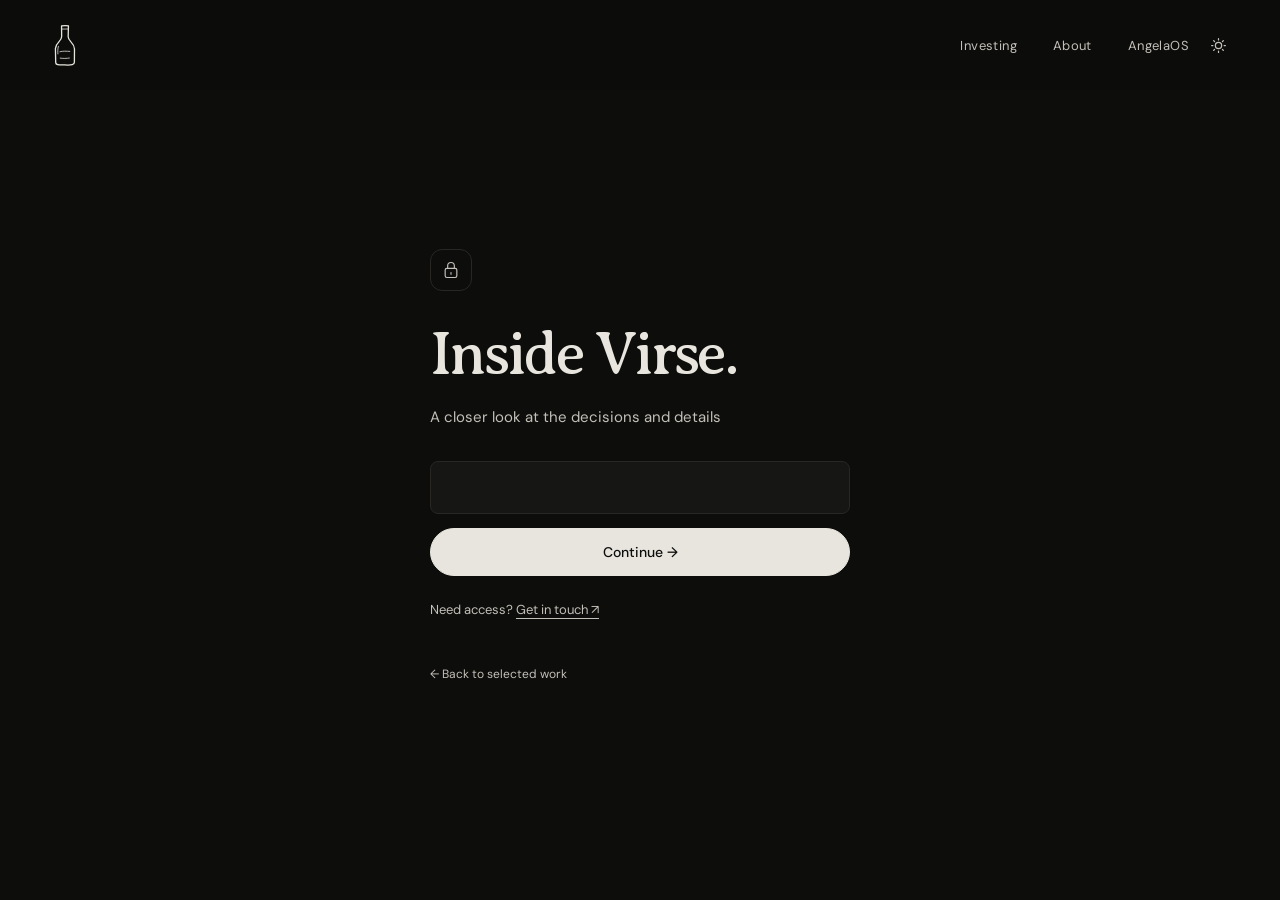
<file: virse-access.html>
<!DOCTYPE html>
<html lang="en">
<head>
  <meta charset="UTF-8" />
  <meta name="viewport" content="width=device-width, initial-scale=1.0" />
  <meta name="robots" content="noindex, nofollow" />
  <title>Inside Virse</title>
  <link rel="icon" type="image/png" sizes="96x96" href="favicon-96.png" />
  <link rel="icon" type="image/svg+xml" sizes="any" href="favicon.svg?v=2" />
  <link rel="shortcut icon" href="favicon.ico" />
  <link rel="apple-touch-icon" sizes="180x180" href="apple-touch-icon.png" />
  <script>
    try { document.documentElement.setAttribute('data-theme', localStorage.getItem('theme') || 'dark'); } catch (_) {}
  </script>
  <link rel="preconnect" href="https://fonts.googleapis.com" />
  <link rel="preconnect" href="https://fonts.gstatic.com" crossorigin />
  <link href="https://fonts.googleapis.com/css2?family=Averia+Serif+Libre:ital,wght@0,400;1,400&family=DM+Sans:wght@400;500;600&display=swap" rel="stylesheet" />
  <link rel="stylesheet" href="nav-brand.css?v=wine-1" />
  <script src="favicon-theme.js" defer></script>
  <style>
    *, *::before, *::after { box-sizing: border-box; margin: 0; padding: 0; }
    :root {
      --black: #e8e5de; --white: #0d0d0b; --gray-1: #161614;
      --gray-2: #282724; --gray-3: #c3bfb9; --nav-bg: rgba(13,13,11,.92);
      --serif: 'Averia Serif Libre', serif; --sans: 'DM Sans', system-ui, sans-serif;
      color-scheme: dark;
    }
    [data-theme="light"] {
      --black: #0f0f0f; --white: #fafaf8; --gray-1: #f2f1ef;
      --gray-2: #d4d2ce; --gray-3: #64625c; --nav-bg: rgba(250,250,248,.88);
      color-scheme: light;
    }
    body { font: 16px/1.6 var(--sans); background: var(--white); color: var(--black); -webkit-font-smoothing: antialiased; }
    a { color: inherit; text-underline-offset: 4px; }
    nav { display: flex; justify-content: space-between; align-items: center; padding: 22px 48px; background: var(--nav-bg); }
    .nav-logo { display: flex; color: var(--black); text-decoration: none; }
    .nav-right { display: flex; align-items: center; gap: 8px; }
    .nav-links { display: flex; gap: 36px; list-style: none; align-items: center; }
    .nav-links a { font-size: 13px; letter-spacing: .03em; color: var(--gray-3); text-decoration: none; }
    .nav-links a:hover { color: var(--black); }
    .theme-toggle { border: 0; background: none; color: var(--gray-3); cursor: pointer; display: flex; padding: 6px; margin-left: 8px; }
    .theme-toggle svg { width: 15px; height: 15px; }
    main { min-height: calc(100svh - 90px); display: grid; place-items: center; padding: 64px 24px 120px; }
    .access { width: min(100%, 420px); }
    .lock { width: 42px; height: 42px; border: 1px solid var(--gray-2); border-radius: 12px; display: grid; place-items: center; margin-bottom: 30px; color: var(--gray-3); }
    h1 { font: 400 clamp(44px,8vw,60px)/1.1 var(--serif); letter-spacing: -.045em; margin-bottom: 18px; }
    .intro { color: var(--gray-3); font-size: 15px; max-width: 340px; }
    form { margin-top: 32px; }
    input { display: block; width: 100%; font: 16px var(--sans); padding: 15px 16px; border: 1px solid var(--gray-2); border-radius: 8px; background: var(--gray-1); color: var(--black); }
    input::placeholder { color: var(--gray-3); opacity: .65; }
    .submit { width: 100%; margin-top: 14px; padding: 14px 20px; border: 1px solid var(--black); border-radius: 100px; font: 500 14px var(--sans); background: var(--black); color: var(--white); cursor: pointer; }
    .submit:hover { opacity: .85; }
    .submit:disabled { opacity: .5; cursor: default; }
    :is(a, button, input):focus-visible { outline: 2px solid var(--black); outline-offset: 4px; }
    .status { color: var(--gray-3); font-size: 13px; margin-top: 14px; }
    .status:empty { display: none; }
    .contact { color: var(--gray-3); font-size: 13px; margin-top: 24px; }
    .back { display: inline-block; color: var(--gray-3); font-size: 12px; margin-top: 44px; text-decoration: none; }
    .back:hover { color: var(--black); }
    @media(max-width:600px) {
      nav { padding: 18px 24px; }
      .nav-links { gap: 16px; }
      .nav-links a { font-size: 12px; }
      main { padding: 40px 24px 64px; min-height: calc(100svh - 82px); }
    }
  </style>
</head>
<body>
  <nav aria-label="Main navigation">
    <a href="index.html" class="nav-logo" aria-label="Angela Chen — Home">
      <svg class="nav-wine-mark" width="34" height="46" viewBox="0 0 32 48" fill="none" aria-hidden="true">
        <g stroke="currentColor" stroke-linecap="round" stroke-linejoin="round">
          <path d="M19.6 4.1c-2.8-.7-5.1-.4-7.2 0l.1 11.4c0 4.7-6.4 6.1-6.5 12.2l.3 14.7c0 2.1 2.4 2.6 9.5 2.4 7.4.4 10.1-.4 10-2.7l.1-14c-.1-6.6-6.6-7.8-6.6-12.6l.3-11.4" stroke-width="1.35"/>
          <path d="m12.6 7.4 6.8-.1M10.7 31c3.4-.8 6.6-.6 10.3-.3m-10 7c3.1.5 6.5.4 9.6-.1M9.1 25.4c-.8 2.8-.6 5.2-.5 7.9" stroke-width=".8"/>
        </g>
      </svg>
    </a>
    <div class="nav-right">
      <ul class="nav-links"><li><a href="investing.html">Investing</a></li><li><a href="about.html">About</a></li><li><a href="angelaos.html">AngelaOS</a></li></ul>
      <button class="theme-toggle" id="themeToggle" type="button" aria-label="Toggle theme">
        <svg viewBox="0 0 24 24" fill="none" stroke="currentColor" stroke-width="2" stroke-linecap="round" aria-hidden="true"><circle cx="12" cy="12" r="5"/><path d="M12 1v2m0 18v2M1 12h2m18 0h2M4.22 4.22l1.42 1.42m12.72 12.72 1.42 1.42M4.22 19.78l1.42-1.42M18.36 5.64l1.42-1.42"/></svg>
      </button>
    </div>
  </nav>
  <main>
    <div class="access">
      <div class="lock" aria-hidden="true"><svg width="20" height="20" viewBox="0 0 24 24" fill="none" stroke="currentColor" stroke-width="1.4" stroke-linecap="round" stroke-linejoin="round"><rect x="5" y="10" width="14" height="11" rx="2"/><path d="M8 10V7a4 4 0 0 1 8 0v3m-4 5v2"/></svg></div>
      <h1>Inside Virse.</h1>
      <p class="intro">A closer look at the decisions and details</p>
      <!-- Placeholder only: no authentication, storage, or case-study redirect. -->
      <form id="access-form">
        <input id="password" type="password" aria-label="Access code" autocomplete="off" aria-describedby="access-status" required />
        <button class="submit" type="submit" id="continue" disabled>Continue →</button>
        <p class="status" id="access-status" role="status" aria-live="polite"></p>
      </form>
      <noscript><p class="status">Please contact Angela for access.</p></noscript>
      <p class="contact">Need access? <a href="mailto:angela.design19@gmail.com?subject=Virse%20case%20study%20access">Get in touch ↗</a></p>
      <a class="back" href="index.html#building">← Back to selected work</a>
    </div>
  </main>
  <script>
    document.getElementById('themeToggle').addEventListener('click', () => {
      const next = document.documentElement.getAttribute('data-theme') === 'light' ? 'dark' : 'light';
      document.documentElement.setAttribute('data-theme', next);
      try { localStorage.setItem('theme', next); } catch (_) {}
    });
    document.getElementById('access-form').addEventListener('submit', event => {
      event.preventDefault();
      document.getElementById('password').value = '';
      document.getElementById('access-status').textContent = 'Access is not available yet. Please get in touch to request the case study.';
    });
    document.getElementById('continue').disabled = false;
  </script>
</body>
</html>
</file>
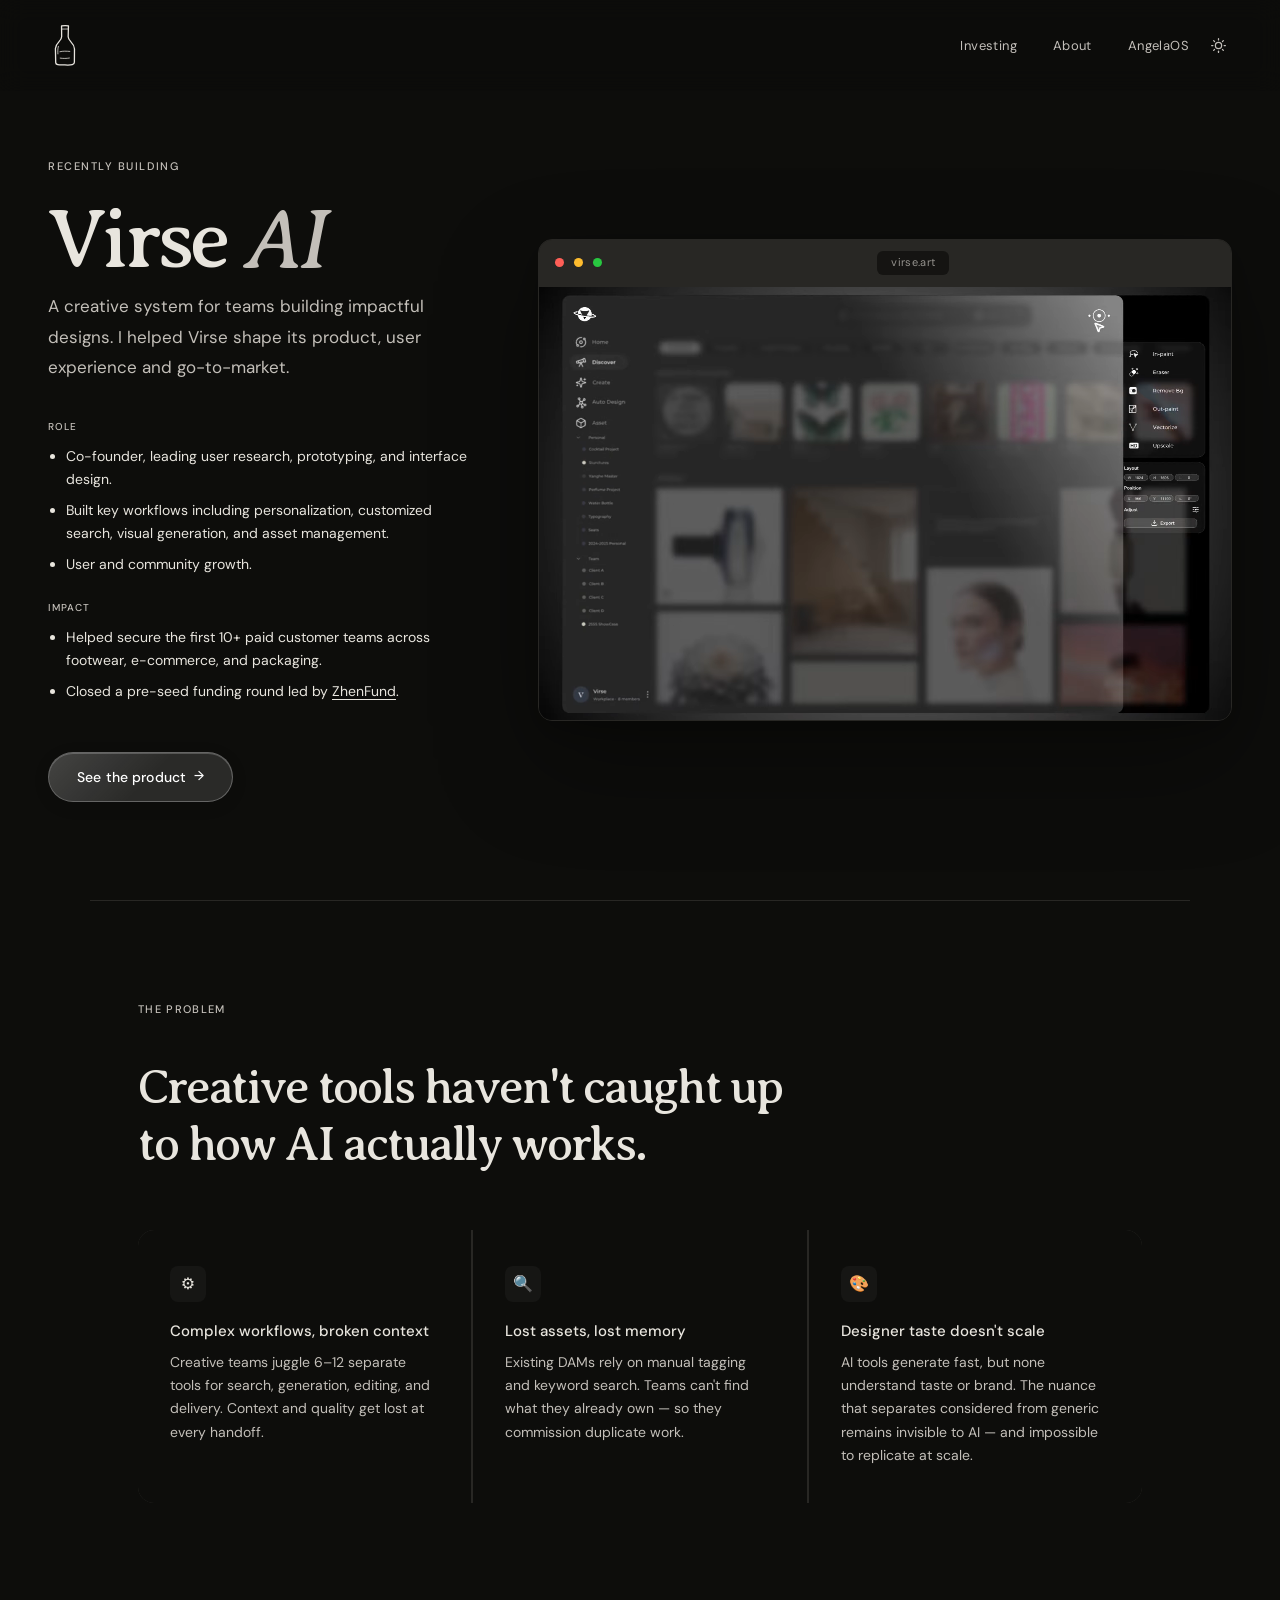
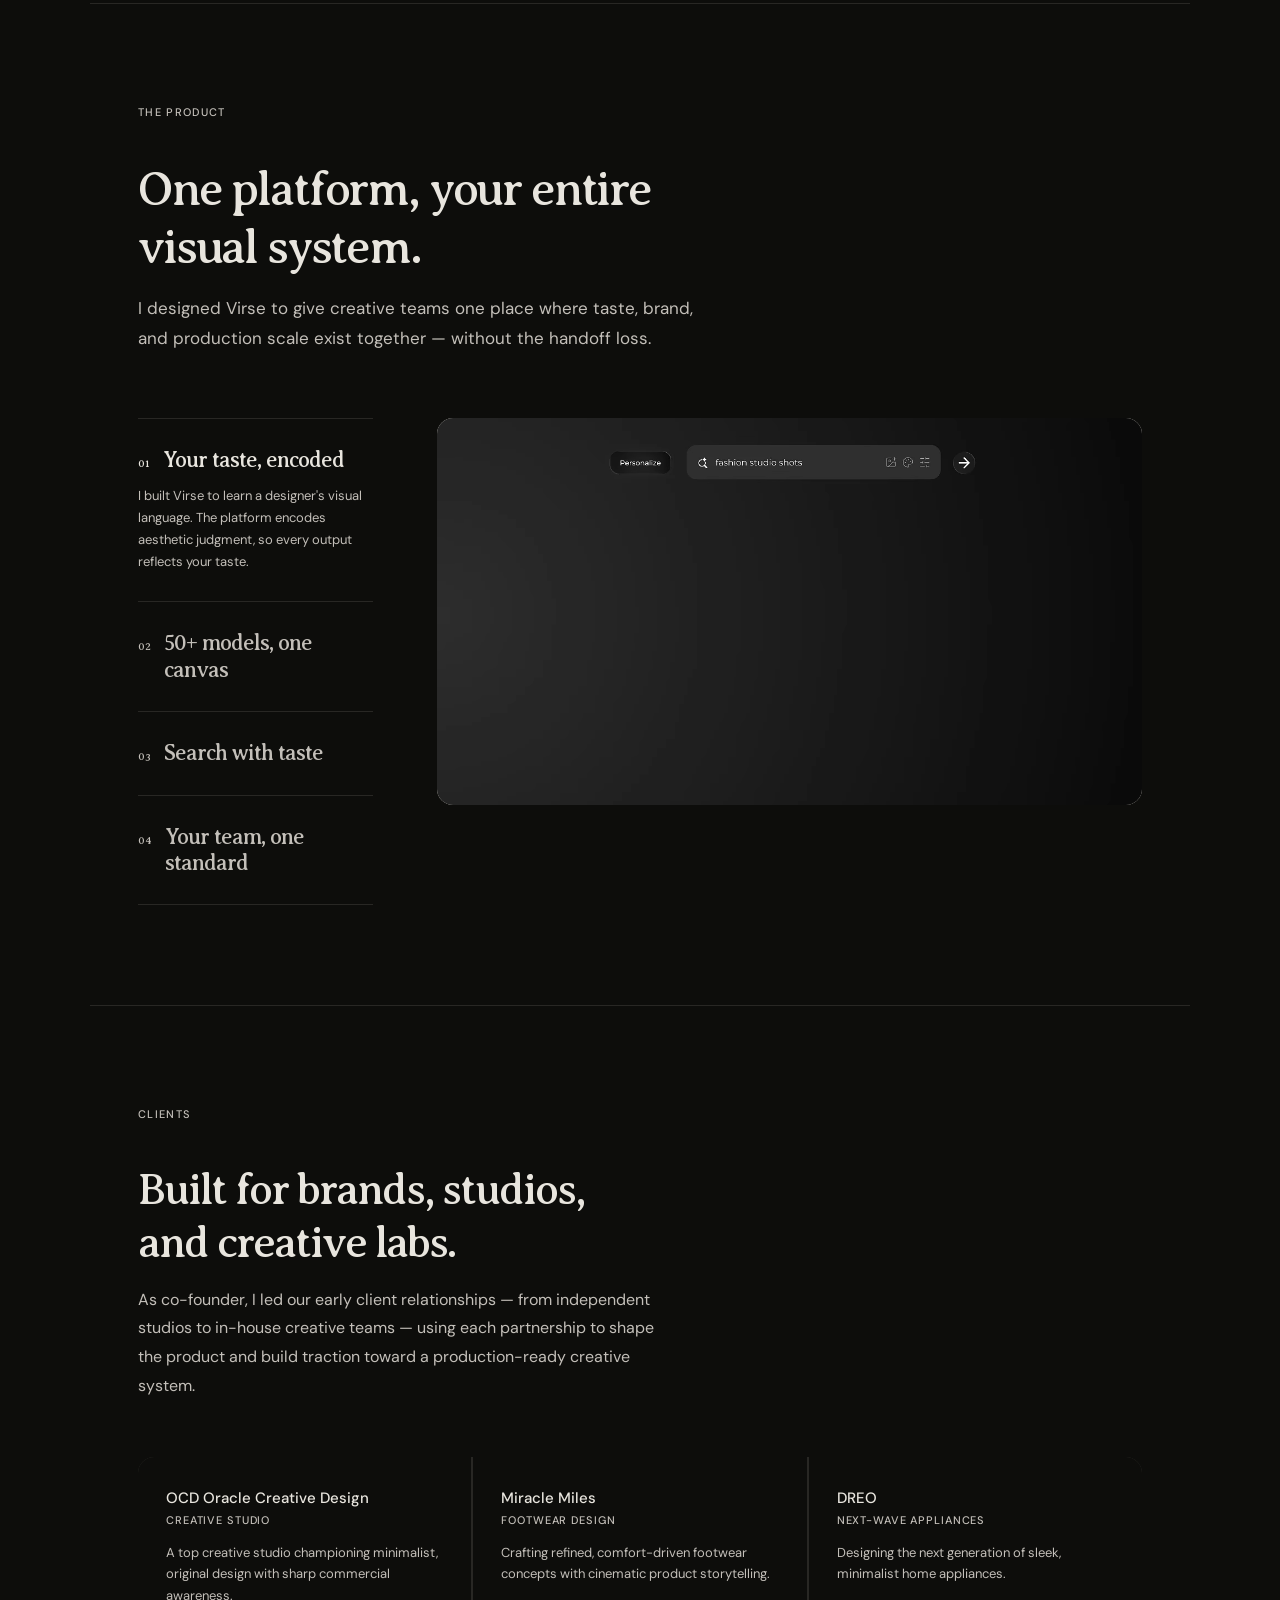
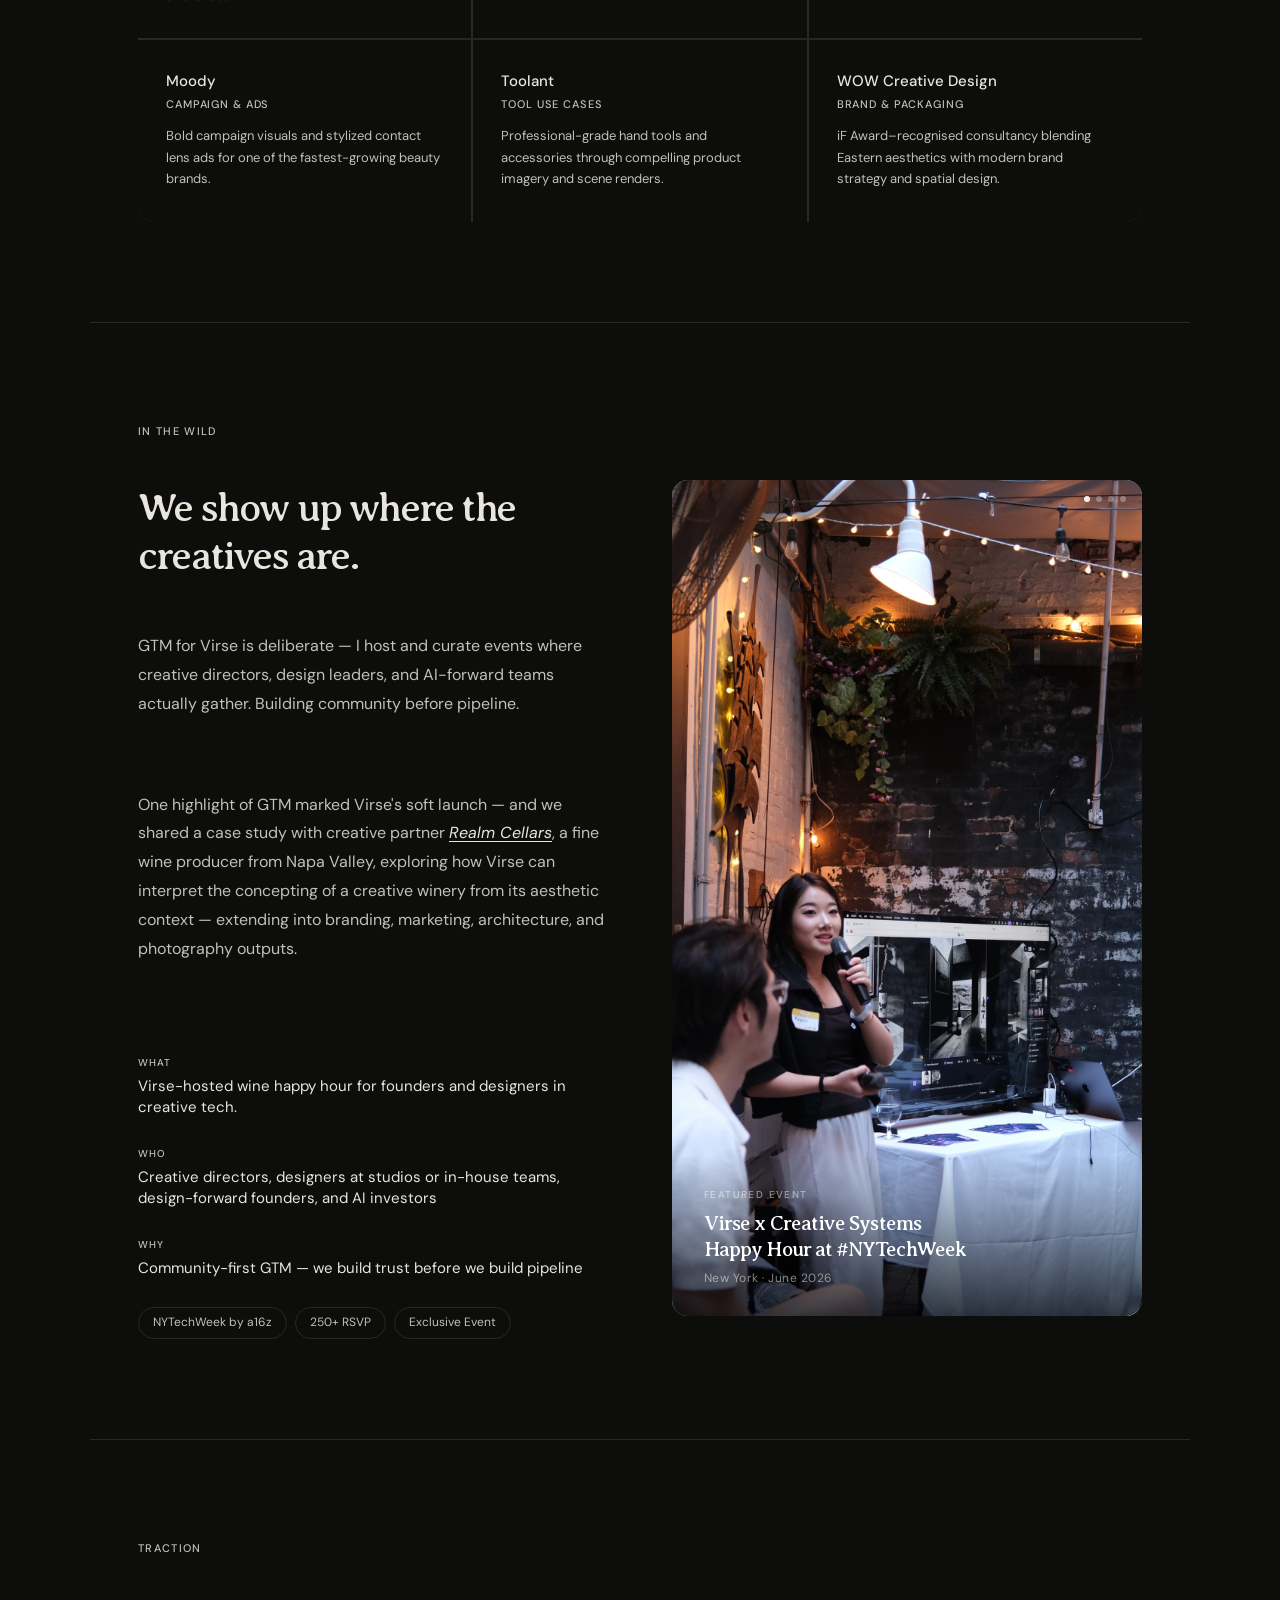
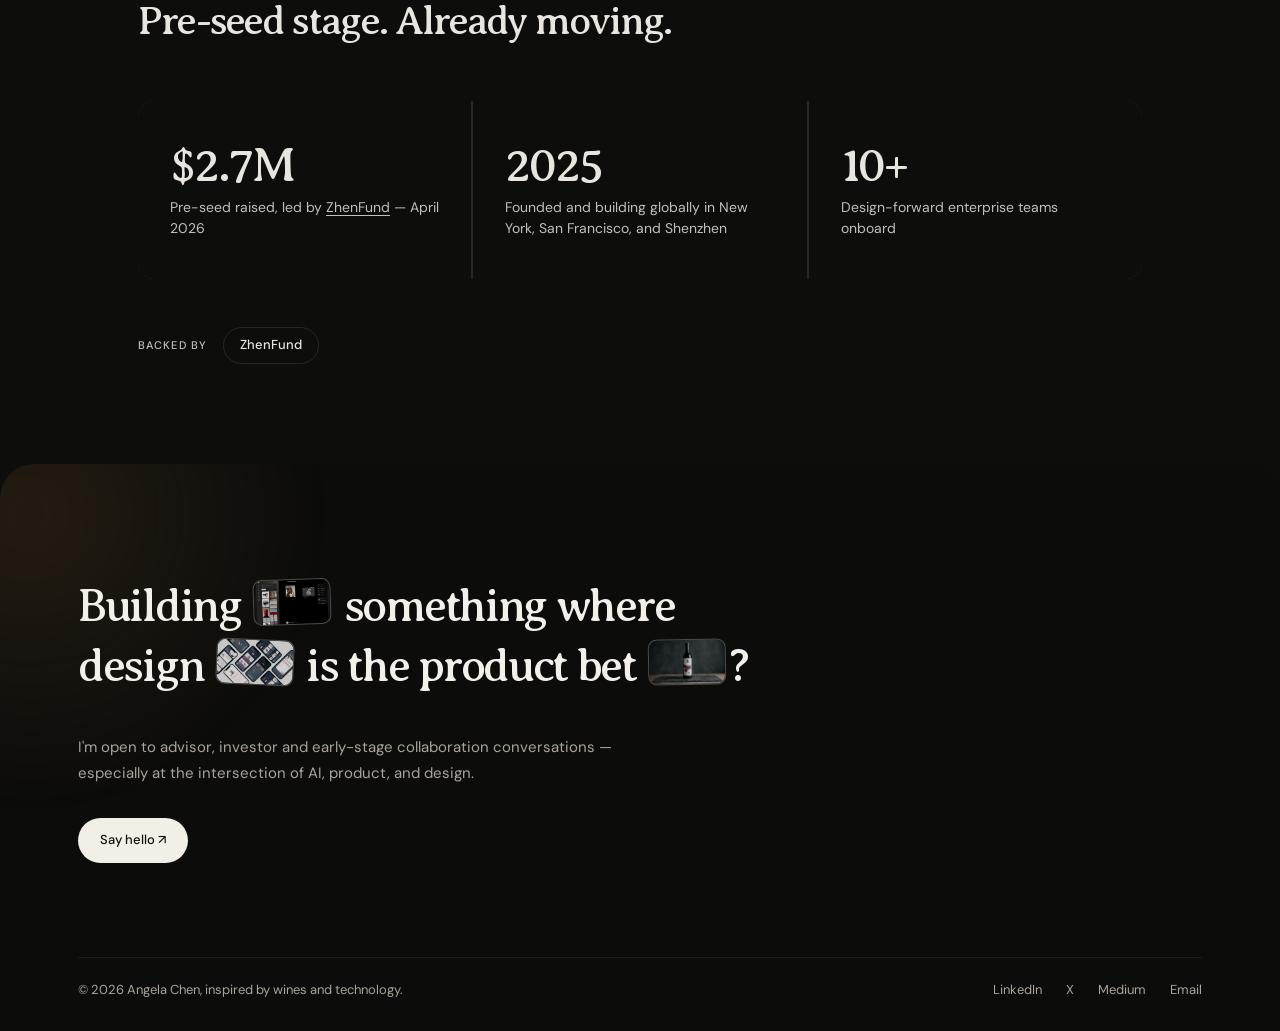
<file: virse.html>
<!DOCTYPE html>
<html lang="en">
<head>
  <meta charset="UTF-8" />
  <meta name="viewport" content="width=device-width, initial-scale=1.0" />
  <title>Virse AI — AI-native Design Infrastructure</title>
  <link rel="icon" type="image/png" sizes="96x96" href="favicon-96.png" />
  <link rel="icon" type="image/svg+xml" sizes="any" href="favicon.svg?v=2" />
  <link rel="shortcut icon" href="favicon.ico" />
  <link rel="apple-touch-icon" sizes="180x180" href="apple-touch-icon.png" />
  <link rel="preconnect" href="https://fonts.googleapis.com" />
  <link rel="preconnect" href="https://fonts.gstatic.com" crossorigin />
  <link href="https://fonts.googleapis.com/css2?family=Averia+Serif+Libre:ital,wght@0,300;0,400;0,700;1,300;1,400&family=DM+Sans:wght@300;400;500;600;700&display=swap" rel="stylesheet" />

  <style>
    *, *::before, *::after { box-sizing: border-box; margin: 0; padding: 0; }

    /* ── DARK MODE (default) ── */
    :root {
      --black: #e8e5de;
      --white: #0d0d0b;
      --gray-1: #161614;
      --gray-2: #282724;
      --gray-3: #c3bfb9;
      --prose: #c3bfb9;
      --nav-bg: rgba(13,13,11,0.92);
      --serif: 'Averia Serif Libre', serif;
      --sans: 'DM Sans', system-ui, sans-serif;
    }

    /* ── LIGHT MODE ── */
    [data-theme="light"] {
      --black: #0f0f0f;
      --white: #fafaf8;
      --gray-1: #f2f1ef;
      --gray-2: #d4d2ce;
      --gray-3: #8a887f;
      --prose: #8a887f;
      --nav-bg: rgba(250,250,248,0.88);
    }

    html { scroll-behavior: smooth; }

    body {
      font-family: var(--sans);
      background: var(--white);
      color: var(--black);
      font-size: 16px;
      line-height: 1.6;
      -webkit-font-smoothing: antialiased;
    }

    /* ── NAV ── */
    nav {
      position: fixed;
      top: 0; left: 0; right: 0;
      z-index: 100;
      display: flex;
      justify-content: space-between;
      align-items: center;
      padding: 22px 48px;
      background: var(--nav-bg);
      backdrop-filter: blur(12px);
      -webkit-backdrop-filter: blur(12px);
      border-bottom: 1px solid transparent;
      transition: border-color 0.3s;
    }
    nav.scrolled { border-color: var(--gray-2); }

    /* Logo mark button */
    .nav-logo {
      display: flex;
      align-items: center;
      gap: 10px;
      text-decoration: none;
      color: var(--black);
    }

    .nav-logo-mark {
      width: 32px;
      height: 32px;
      border: 1.5px solid var(--black);
      border-radius: 8px;
      display: flex;
      align-items: center;
      justify-content: center;
      font-family: var(--serif);
      font-size: 13px;
      font-weight: 400;
      letter-spacing: -0.045em;
      transition: background 0.2s, color 0.2s;
      flex-shrink: 0;
    }

    .nav-logo:hover .nav-logo-mark {
      background: var(--black);
      color: var(--white);
    }

    .nav-logo-text {
      font-family: var(--serif);
      font-size: 15px;
      font-weight: 400;
      letter-spacing: -0.045em;
      opacity: 0.7;
      transition: opacity 0.2s;
    }
    .nav-logo:hover .nav-logo-text { opacity: 1; }

    .nav-links {
      display: flex;
      gap: 36px;
      list-style: none;
      align-items: center;
    }

    .nav-links a {
      font-size: 13px;
      font-weight: 400;
      letter-spacing: 0.03em;
      color: var(--gray-3);
      text-decoration: none;
      transition: color 0.2s;
    }
    .nav-links a:hover { color: var(--black); }
    .nav-links a.active { color: var(--black); font-weight: 500; }

    .nav-cta {
      font-size: 13px !important;
      font-weight: 500 !important;
      color: var(--black) !important;
      border: 1px solid var(--black);
      padding: 8px 18px;
      border-radius: 100px;
      transition: background 0.2s, color 0.2s !important;
    }
    .nav-cta:hover {
      background: var(--black) !important;
      color: var(--white) !important;
    }

    /* ── ANIMATIONS ── */
    @keyframes fadeUp {
      from { opacity: 0; transform: translateY(22px); }
      to   { opacity: 1; transform: translateY(0); }
    }
    @keyframes blink {
      0%, 100% { opacity: 1; }
      50%       { opacity: 0; }
    }

    /* ── HERO ── */
    #hero {
      min-height: 100vh;
      display: grid;
      grid-template-columns: 1fr 1.6fr;
      gap: 56px;
      align-items: center;
      padding: 140px 48px 80px;
      max-width: 1400px;
      margin: 0 auto;
    }

    .hero-content {
      display: flex;
      flex-direction: column;
    }

    /* ── HERO VISUAL ── */
    .hero-visual {
      opacity: 0;
      animation: fadeUp 0.9s ease forwards 0.6s;
    }

    .video-frame {
      border-radius: 14px;
      border: 1px solid var(--gray-2);
      overflow: hidden;
      background: var(--gray-1);
      box-shadow: 0 40px 100px rgba(0,0,0,0.35), 0 8px 24px rgba(0,0,0,0.18);
    }

    [data-theme="light"] .video-frame {
      box-shadow: 0 40px 100px rgba(0,0,0,0.12), 0 8px 24px rgba(0,0,0,0.07);
    }

    .video-frame-bar {
      display: flex;
      align-items: center;
      gap: 10px;
      padding: 11px 16px;
      background: var(--gray-2);
      border-bottom: 1px solid var(--gray-2);
    }

    .frame-dot {
      width: 9px;
      height: 9px;
      border-radius: 50%;
      flex-shrink: 0;
    }
    .frame-dot:nth-child(1) { background: #ff5f57; }
    .frame-dot:nth-child(2) { background: #febc2e; }
    .frame-dot:nth-child(3) { background: #28c840; }

    .frame-url {
      flex: 1;
      display: flex;
      justify-content: center;
    }

    .frame-url span {
      font-size: 11px;
      color: var(--gray-3);
      letter-spacing: 0.03em;
      background: var(--white);
      padding: 3px 14px;
      border-radius: 6px;
      opacity: 0.7;
    }

    .hero-video {
      width: 100%;
      display: block;
      aspect-ratio: 16/10;
      object-fit: cover;
    }

    .hero-eyebrow {
      display: flex;
      align-items: center;
      gap: 8px;
      margin-bottom: 48px;
      opacity: 0;
      animation: fadeUp 0.7s ease forwards 0.1s;
    }

    .status-dot {
      width: 7px;
      height: 7px;
      border-radius: 50%;
      background: #4caf7d;
      animation: blink 2.4s ease-in-out infinite;
      flex-shrink: 0;
    }

    .hero-eyebrow span {
      font-size: 12px;
      font-weight: 400;
      letter-spacing: 0.06em;
      color: var(--gray-3);
    }

    .sep { color: var(--gray-2); }

    .hero-label {
      font-size: 11px;
      font-weight: 500;
      letter-spacing: 0.14em;
      text-transform: uppercase;
      color: var(--gray-3);
      margin-bottom: 20px;
      opacity: 0;
      animation: fadeUp 0.7s ease forwards 0.2s;
    }

    .hero-title {
      font-family: var(--serif);
      font-size: clamp(44px, 6.5vw, 88px);
      font-weight: 400;
      line-height: 1.05;
      letter-spacing: -0.045em;
      margin-bottom: 8px;
      opacity: 0;
      animation: fadeUp 0.7s ease forwards 0.3s;
    }

    .hero-title em {
      font-style: italic;
      color: var(--gray-3);
    }

    .hero-subtitle {
      font-family: var(--sans);
      letter-spacing: normal;
      font-size: 17px;
      font-weight: 400;
      font-style: normal;
      color: var(--prose);
      line-height: 1.8;
      margin-bottom: 36px;
      max-width: 720px;
      opacity: 0;
      animation: fadeUp 0.7s ease forwards 0.42s;
    }

    .hero-desc {
      font-size: 17px;
      color: var(--prose);
      line-height: 1.8;
      max-width: 560px;
      margin-bottom: 48px;
      opacity: 0;
      animation: fadeUp 0.7s ease forwards 0.54s;
    }

    .hero-meta {
      display: flex;
      flex-direction: column;
      gap: 24px;
      flex-wrap: wrap;
      margin-bottom: 48px;
      opacity: 0;
      animation: fadeUp 0.7s ease forwards 0.62s;
    }

    .meta-pill {
      display: flex;
      flex-direction: column;
      gap: 4px;
    }

    .meta-pill-label {
      font-size: 10px;
      font-weight: 500;
      letter-spacing: 0.1em;
      text-transform: uppercase;
      color: var(--gray-3);
    }

    .meta-pill-value {
      font-size: 14px;
      font-weight: 400;
      color: var(--black);
    }

    .hero-meta-list {
      margin: 6px 0 0;
      padding-left: 18px;
      font-size: 14px;
      font-weight: 400;
      line-height: 1.65;
      color: var(--black);
    }
    .hero-meta-list li + li { margin-top: 8px; }

    .hero-ctas {
      display: flex;
      gap: 14px;
      flex-wrap: wrap;
      opacity: 0;
      animation: fadeUp 0.7s ease forwards 0.7s;
    }

    .btn-primary {
      font-size: 14px;
      font-weight: 500;
      color: var(--white);
      background: var(--black);
      padding: 13px 28px;
      border-radius: 100px;
      text-decoration: none;
      transition: opacity 0.2s;
    }
    .btn-primary:hover { opacity: 0.75; }

    .btn-secondary {
      font-size: 14px;
      font-weight: 400;
      color: var(--black);
      padding: 13px 28px;
      border-radius: 100px;
      border: 1px solid var(--gray-2);
      text-decoration: none;
      transition: border-color 0.2s;
    }
    .btn-secondary:hover { border-color: var(--black); }

    /* Liquid glass button */
    .btn-glass {
      position: relative;
      display: inline-flex;
      align-items: center;
      gap: 8px;
      font-size: 14px;
      font-weight: 500;
      letter-spacing: 0.01em;
      color: #ffffff;
      text-decoration: none;
      padding: 13px 28px;
      border-radius: 100px;
      border: 1px solid rgba(255, 255, 255, 0.28);
      background: rgba(255, 255, 255, 0.12);
      backdrop-filter: blur(20px) saturate(110%);
      -webkit-backdrop-filter: blur(20px) saturate(110%);
      box-shadow:
        0 1px 0 rgba(255,255,255,0.2) inset,
        0 4px 16px rgba(0,0,0,0.12);
      transition: background 0.25s ease, box-shadow 0.25s ease, transform 0.2s ease;
      overflow: hidden;
    }

    /* Glass sheen overlay */
    .btn-glass::before {
      content: '';
      position: absolute;
      inset: 0;
      border-radius: 100px;
      background: linear-gradient(
        135deg,
        rgba(255,255,255,0.12) 0%,
        rgba(255,255,255,0.0) 55%
      );
      pointer-events: none;
    }

    .btn-glass:hover {
      background: rgba(255, 255, 255, 0.2);
      box-shadow:
        0 1px 0 rgba(255,255,255,0.28) inset,
        0 6px 20px rgba(0,0,0,0.14);
      transform: translateY(-1px);
    }

    .btn-glass:active {
      transform: translateY(0px);
    }

    .btn-glass-arrow {
      font-size: 13px;
      transition: transform 0.2s ease;
    }

    .btn-glass:hover .btn-glass-arrow {
      transform: translateX(3px);
    }

    /* ── SECTIONS ── */
    section {
      padding: 100px 48px;
      max-width: 1100px;
      margin: 0 auto;
    }

    .section-label {
      font-size: 11px;
      font-weight: 500;
      letter-spacing: 0.12em;
      text-transform: uppercase;
      color: var(--gray-3);
      margin-bottom: 40px;
    }

    .section-divider {
      border: none;
      border-top: 1px solid var(--gray-2);
    }

    /* ── PROBLEM ── */
    #problem {
      border-top: 1px solid var(--gray-2);
    }

    .problem-headline {
      font-family: var(--serif);
      letter-spacing: -0.045em;
      font-size: clamp(28px, 4vw, 48px);
      font-weight: 400;
      line-height: 1.2;
      max-width: 680px;
      margin-bottom: 56px;
    }

    .problem-grid {
      display: grid;
      grid-template-columns: 1fr 1fr 1fr;
      gap: 2px;
      background: var(--gray-2);
      border-radius: 16px;
      overflow: hidden;
    }

    .problem-card {
      background: var(--white);
      padding: 36px 32px;
    }

    .problem-card:first-child { border-radius: 16px 0 0 16px; }
    .problem-card:last-child { border-radius: 0 16px 16px 0; }

    .problem-icon {
      width: 36px;
      height: 36px;
      background: var(--gray-1);
      border-radius: 8px;
      display: flex;
      align-items: center;
      justify-content: center;
      margin-bottom: 20px;
      font-size: 16px;
    }

    .problem-card-title {
      font-size: 15px;
      font-weight: 500;
      margin-bottom: 10px;
      line-height: 1.3;
    }

    .problem-card-desc {
      font-size: 14px;
      color: var(--gray-3);
      line-height: 1.65;
    }

    /* ── PRODUCT ── */
    #product {
      border-top: 1px solid var(--gray-2);
    }

    .product-headline {
      font-family: var(--serif);
      letter-spacing: -0.045em;
      font-size: clamp(28px, 4vw, 48px);
      font-weight: 400;
      line-height: 1.2;
      max-width: 640px;
      margin-bottom: 16px;
    }

    .product-sub {
      font-size: 17px;
      color: var(--prose);
      max-width: 560px;
      line-height: 1.8;
      margin-bottom: 64px;
    }

    /* ── FEATURE SWITCHER ── */
    .feature-switcher {
      display: grid;
      grid-template-columns: 1fr 3fr;
      gap: 64px;
      align-items: stretch;
    }

    .feature-tabs {
      display: flex;
      flex-direction: column;
    }

    .feature-tab {
      padding: 28px 0;
      border-top: 1px solid var(--gray-2);
      position: relative;
      overflow: hidden;
    }

    .feature-tab:last-child {
      border-bottom: 1px solid var(--gray-2);
    }

    .feature-tab-header {
      width: 100%;
      padding: 0;
      border: 0;
      background: none;
      color: inherit;
      font: inherit;
      text-align: left;
      cursor: pointer;
      display: flex;
      align-items: baseline;
      gap: 14px;
    }

    .feature-tab-header:focus-visible {
      outline: 2px solid currentColor;
      outline-offset: 6px;
    }

    .feature-num {
      font-family: var(--serif);
      font-size: 11px;
      font-weight: 400;
      color: var(--gray-3);
      letter-spacing: -0.045em;
      transition: color 0.3s;
    }

    .feature-tab.active .feature-num { color: var(--black); }

    .feature-title {
      font-family: var(--serif);
      letter-spacing: -0.045em;
      font-size: clamp(17px, 2vw, 22px);
      font-weight: 400;
      line-height: 1.2;
      color: var(--gray-3);
      transition: color 0.3s;
    }

    .feature-tab.active .feature-title { color: var(--black); }
    .feature-tab:hover .feature-title { color: var(--black); }

    .feature-desc {
      font-size: 13px;
      color: var(--gray-3);
      line-height: 1.7;
      max-height: 0;
      overflow: hidden;
      opacity: 0;
      margin-top: 0;
      transition: max-height 0.4s ease, opacity 0.35s ease, margin-top 0.3s ease;
    }

    .feature-tab.active .feature-desc {
      max-height: 120px;
      opacity: 1;
      margin-top: 12px;
    }

    /* Preview panel */
    .feature-preview-panel {
      position: sticky;
      top: 100px;
      height: calc(100% - 100px);
      min-height: 320px;
      border-radius: 16px;
      overflow: hidden;
      background: var(--black);
    }

    .feature-preview-slide {
      position: absolute;
      inset: 0;
      opacity: 0;
      transition: opacity 0.5s ease;
    }

    .feature-preview-slide.active {
      opacity: 1;
    }

    .feature-preview-slide video,
    .feature-preview-slide img {
      width: 100%;
      height: 100%;
      object-fit: cover;
      display: block;
    }

    .feature-preview-placeholder {
      width: 100%;
      height: 100%;
      display: flex;
      align-items: center;
      justify-content: center;
      flex-direction: column;
      gap: 8px;
    }

    .feature-preview-placeholder p {
      font-size: 11px;
      letter-spacing: 0.1em;
      text-transform: uppercase;
      color: #444;
    }

    /* ── WHY NOW ── */
    #why {
      border-top: 1px solid var(--gray-2);
    }

    .why-grid {
      display: grid;
      grid-template-columns: 1.1fr 1fr;
      gap: 80px;
      align-items: start;
      margin-top: 40px;
    }

    .why-headline {
      font-family: var(--serif);
      letter-spacing: -0.045em;
      font-size: clamp(26px, 3.5vw, 44px);
      font-weight: 400;
      line-height: 1.2;
      margin-bottom: 28px;
    }

    .why-body {
      font-size: 17px;
      line-height: 1.8;
      color: var(--prose);
    }

    .why-body p + p { margin-top: 20px; }

    .why-stats {
      display: flex;
      flex-direction: column;
      gap: 2px;
      background: var(--gray-2);
      border-radius: 16px;
      overflow: hidden;
    }

    .stat-row {
      background: var(--white);
      padding: 28px 32px;
      display: flex;
      flex-direction: column;
      gap: 6px;
    }

    .stat-row:first-child { border-radius: 16px 16px 0 0; }
    .stat-row:last-child { border-radius: 0 0 16px 16px; }

    .stat-num {
      font-family: var(--serif);
      letter-spacing: -0.045em;
      font-size: 36px;
      font-weight: 400;
      line-height: 1;
    }

    .stat-desc {
      font-size: 13px;
      color: var(--gray-3);
      line-height: 1.5;
    }

    /* ── CLIENTS ── */
    #clients {
      border-top: 1px solid var(--gray-2);
    }

    .clients-headline {
      font-family: var(--serif);
      letter-spacing: -0.045em;
      font-size: clamp(26px, 3.5vw, 44px);
      font-weight: 400;
      line-height: 1.2;
      margin-bottom: 16px;
    }

    .clients-sub {
      font-size: 16px;
      color: var(--prose);
      line-height: 1.8;
      max-width: 520px;
      margin-bottom: 56px;
    }

    .clients-grid {
      display: grid;
      grid-template-columns: repeat(3, 1fr);
      gap: 2px;
      background: var(--gray-2);
      border-radius: 16px;
      overflow: hidden;
    }

    .client-card {
      background: var(--white);
      padding: 32px 28px;
      display: flex;
      flex-direction: column;
      gap: 12px;
      transition: background 0.2s;
    }

    .client-card:hover { background: var(--gray-1); }

    .client-card:nth-child(1) { border-radius: 16px 0 0 0; }
    .client-card:nth-child(2) { border-radius: 0; }
    .client-card:nth-child(3) { border-radius: 0 16px 0 0; }
    .client-card:nth-child(4) { border-radius: 0 0 0 16px; }
    .client-card:nth-child(5) { border-radius: 0; }
    .client-card:nth-child(6) { border-radius: 0 0 16px 0; }

    .client-card-top {
      display: flex;
      flex-direction: column;
      gap: 4px;
    }

    .client-name {
      font-size: 15px;
      font-weight: 500;
      color: var(--black);
      line-height: 1.3;
    }

    .client-category {
      font-size: 11px;
      font-weight: 500;
      letter-spacing: 0.08em;
      text-transform: uppercase;
      color: var(--gray-3);
    }

    .client-desc {
      font-size: 13px;
      color: var(--gray-3);
      line-height: 1.65;
    }

    @media (max-width: 768px) {
      .clients-grid { grid-template-columns: 1fr; }
      .client-card { border-radius: 0 !important; }
      .client-card:first-child { border-radius: 16px 16px 0 0 !important; }
      .client-card:last-child { border-radius: 0 0 16px 16px !important; }
    }

    /* ── GTM / EVENTS ── */
    #gtm {
      border-top: 1px solid var(--gray-2);
    }

    .gtm-headline {
      font-family: var(--serif);
      letter-spacing: -0.045em;
      font-size: clamp(26px, 3.5vw, 40px);
      font-weight: 400;
      line-height: 1.2;
      margin-bottom: 16px;
      max-width: 580px;
    }

    .gtm-sub {
      font-size: 16px;
      color: var(--prose);
      line-height: 1.8;
      max-width: 520px;
      margin-bottom: 56px;
    }

    /* GTM two-column layout */
    .gtm-layout {
      display: grid;
      grid-template-columns: 1fr 1fr;
      gap: 64px;
      align-items: start;
    }

    .gtm-left {
      display: flex;
      flex-direction: column;
      gap: 36px;
      padding-top: 4px;
    }

    .gtm-right {
      display: flex;
      flex-direction: column;
    }

    .gtm-event-visual {
      position: relative;
      background: var(--black);
      aspect-ratio: 9/16;
      border-radius: 16px;
      overflow: hidden;
      width: 100%;
    }

    /* Photo slideshow */
    .gtm-photo-slide {
      position: absolute;
      inset: 0;
      opacity: 0;
      transition: opacity 0.8s ease;
    }

    .gtm-photo-slide.active { opacity: 1; }

    .gtm-photo-slide img {
      width: 100%;
      height: 100%;
      object-fit: cover;
      display: block;
    }

    .gtm-photo-placeholder {
      width: 100%;
      height: 100%;
      min-height: 320px;
      display: flex;
      align-items: center;
      justify-content: center;
      background: #1a1a1a;
    }

    .gtm-photo-placeholder p {
      font-size: 11px;
      letter-spacing: 0.1em;
      text-transform: uppercase;
      color: #444;
    }

    /* Overlay caption */
    .gtm-visual-caption {
      position: absolute;
      bottom: 0;
      left: 0;
      right: 0;
      padding: 32px 32px 28px;
      background: linear-gradient(to top, rgba(0,0,0,0.75) 0%, transparent 100%);
      z-index: 2;
    }

    .gtm-event-tag {
      font-size: 10px;
      font-weight: 500;
      letter-spacing: 0.14em;
      text-transform: uppercase;
      color: rgba(255,255,255,0.5);
      margin-bottom: 8px;
    }

    .gtm-event-name {
      font-family: var(--serif);
      letter-spacing: -0.045em;
      font-size: clamp(14px, 1.6vw, 22px);
      font-weight: 400;
      line-height: 1.25;
      color: #ffffff;
      margin-bottom: 6px;
    }

    .gtm-event-date {
      font-size: 12px;
      color: rgba(255,255,255,0.5);
      letter-spacing: 0.04em;
    }

    /* Dot indicators */
    .gtm-dots {
      position: absolute;
      top: 16px;
      right: 16px;
      display: flex;
      gap: 6px;
      z-index: 3;
    }

    .gtm-dot {
      width: 6px;
      height: 6px;
      border-radius: 50%;
      background: rgba(255,255,255,0.3);
      transition: background 0.3s;
      cursor: pointer;
    }

    .gtm-dot.active { background: rgba(255,255,255,0.9); }

    .gtm-event-detail {
      display: flex;
      flex-direction: column;
      gap: 28px;
    }

    .gtm-detail-row {
      display: flex;
      flex-direction: column;
      gap: 5px;
    }

    .gtm-detail-label {
      font-size: 10px;
      font-weight: 500;
      letter-spacing: 0.1em;
      text-transform: uppercase;
      color: var(--gray-3);
    }

    .gtm-detail-value {
      font-size: 15px;
      color: var(--black);
      line-height: 1.4;
    }

    .gtm-chips {
      display: flex;
      flex-wrap: wrap;
      gap: 8px;
    }

    .gtm-chip {
      font-size: 12px;
      color: var(--gray-3);
      border: 1px solid var(--gray-2);
      padding: 5px 14px;
      border-radius: 100px;
    }

    /* ── TRACTION ── */
    #traction {
      border-top: 1px solid var(--gray-2);
    }

    .traction-headline {
      font-family: var(--serif);
      letter-spacing: -0.045em;
      font-size: clamp(26px, 3.5vw, 40px);
      font-weight: 400;
      line-height: 1.2;
      margin-bottom: 56px;
      max-width: 560px;
    }

    .traction-grid {
      display: grid;
      grid-template-columns: repeat(3, 1fr);
      gap: 2px;
      background: var(--gray-2);
      border-radius: 16px;
      overflow: hidden;
      margin-bottom: 48px;
    }

    .traction-cell {
      background: var(--white);
      padding: 40px 32px;
    }

    .traction-cell:first-child { border-radius: 16px 0 0 16px; }
    .traction-cell:last-child { border-radius: 0 16px 16px 0; }

    .traction-num {
      font-family: var(--serif);
      letter-spacing: -0.045em;
      font-size: 48px;
      font-weight: 400;
      line-height: 1;
      margin-bottom: 8px;
    }

    .traction-desc {
      font-size: 14px;
      color: var(--gray-3);
      line-height: 1.5;
    }

    .investor-row {
      display: flex;
      align-items: center;
      gap: 16px;
      flex-wrap: wrap;
    }

    .investor-label {
      font-size: 11px;
      font-weight: 500;
      letter-spacing: 0.1em;
      text-transform: uppercase;
      color: var(--gray-3);
    }

    .investor-chip {
      font-size: 13px;
      font-weight: 500;
      color: var(--black);
      border: 1px solid var(--gray-2);
      padding: 7px 16px;
      border-radius: 100px;
    }

    /* ── CTA ── */
    #cta {
      background: var(--black);
      color: var(--white);
      max-width: 100%;
      padding: 120px 48px;
    }

    #cta .inner {
      max-width: 1100px;
      margin: 0 auto;
    }

    .cta-headline {
      font-family: var(--serif);
      letter-spacing: -0.045em;
      font-size: clamp(32px, 5vw, 60px);
      font-weight: 400;
      line-height: 1.1;
      max-width: 680px;
      margin-bottom: 24px;
    }

    .cta-sub {
      font-size: 16px;
      color: #999;
      max-width: 480px;
      line-height: 1.7;
      margin-bottom: 48px;
    }

    .cta-actions {
      display: flex;
      gap: 16px;
      flex-wrap: wrap;
    }

    .btn-white {
      font-size: 14px;
      font-weight: 500;
      color: var(--black);
      background: var(--white);
      padding: 13px 28px;
      border-radius: 100px;
      text-decoration: none;
      transition: opacity 0.2s;
    }
    .btn-white:hover { opacity: 0.85; }

    .btn-outline-white {
      font-size: 14px;
      font-weight: 400;
      color: var(--white);
      border: 1px solid #3a3a3a;
      padding: 13px 28px;
      border-radius: 100px;
      text-decoration: none;
      transition: border-color 0.2s;
    }
    .btn-outline-white:hover { border-color: #888; }

    /* ── FOOTER ── */
    footer {
      padding: 32px 48px;
      display: flex;
      justify-content: space-between;
      align-items: center;
      border-top: 1px solid var(--gray-2);
    }

    .footer-name {
      font-size: 13px;
      color: var(--gray-3);
    }

    .footer-links {
      display: flex;
      gap: 24px;
    }

    .footer-links a {
      font-size: 13px;
      color: var(--gray-3);
      text-decoration: none;
      transition: color 0.2s;
    }
    .footer-links a:hover { color: var(--black); }

    /* Theme toggle */
    .theme-toggle {
      background: none;
      border: none;
      cursor: pointer;
      padding: 6px;
      color: var(--gray-3);
      display: flex;
      align-items: center;
      justify-content: center;
      transition: color 0.2s;
      margin-left: 8px;
    }
    .theme-toggle:hover { color: var(--black); }
    .theme-toggle svg { width: 15px; height: 15px; display: block; }

    /* ── RESPONSIVE ── */
    @media (max-width: 768px) {
      nav { padding: 18px 24px; }
      .nav-links { gap: 20px; }
      .nav-links { gap: 16px; }
      .nav-links a { font-size: 12px; }

      #hero { padding: 120px 24px 60px; grid-template-columns: 1fr; gap: 48px; }
      .hero-visual { order: -1; }
      section { padding: 72px 24px; }

      .problem-grid { grid-template-columns: 1fr; }
      .problem-card { border-radius: 0 !important; }
      .problem-card:first-child { border-radius: 16px 16px 0 0 !important; }
      .problem-card:last-child { border-radius: 0 0 16px 16px !important; }

      .feature-switcher { grid-template-columns: 1fr; gap: 32px; align-items: start; }
      .feature-preview-panel { position: relative; top: 0; height: auto; aspect-ratio: 16/9; }

      .why-grid { grid-template-columns: 1fr; gap: 40px; }
      .gtm-layout { grid-template-columns: 1fr; gap: 40px; }
      .traction-grid { grid-template-columns: 1fr; }
      .traction-cell { border-radius: 0 !important; }
      .traction-cell:first-child { border-radius: 16px 16px 0 0 !important; }
      .traction-cell:last-child { border-radius: 0 0 16px 16px !important; }

      #cta { padding: 80px 24px; }
      footer { padding: 24px; flex-direction: column; gap: 16px; text-align: center; }
    }

    [data-theme="light"] .cta-sub {
      color: #8a887f;
    }
    [data-theme="light"] .btn-glass {
      color: #0f0f0f;
      border-color: rgba(0,0,0,0.15);
      background: rgba(0,0,0,0.06);
      box-shadow: 0 1px 0 rgba(255,255,255,0.7) inset, 0 4px 16px rgba(0,0,0,0.07);
    }
  </style>
  <link rel="stylesheet" href="nav-brand.css?v=wine-1" />
  <link rel="stylesheet" href="site-footer.css?v=1">
  <script src="favicon-theme.js" defer></script>
</head>

<body>

  <!-- NAV -->
  <nav id="nav">
    <a href="index.html" class="nav-logo" aria-label="Angela Chen — Home">
      <svg class="nav-wine-mark" width="34" height="46" viewBox="0 0 32 48" fill="none" xmlns="http://www.w3.org/2000/svg" aria-hidden="true">
        <g stroke="currentColor" stroke-linecap="round" stroke-linejoin="round">
          <path d="M19.6 4.1c-2.8-.7-5.1-.4-7.2 0l.1 11.4c0 4.7-6.4 6.1-6.5 12.2l.3 14.7c0 2.1 2.4 2.6 9.5 2.4 7.4.4 10.1-.4 10-2.7l.1-14c-.1-6.6-6.6-7.8-6.6-12.6l.3-11.4" stroke-width="1.35"/>
          <path d="m12.6 7.4 6.8-.1M10.7 31c3.4-.8 6.6-.6 10.3-.3m-10 7c3.1.5 6.5.4 9.6-.1M9.1 25.4c-.8 2.8-.6 5.2-.5 7.9" stroke-width=".8"/>
        </g>
      </svg>
    </a>
    <div style="display:flex;align-items:center;gap:8px;">
      <ul class="nav-links">
        <li><a href="investing.html">Investing</a></li>
        <li><a href="about.html">About</a></li>
        <li><a href="angelaos.html">AngelaOS</a></li>
      </ul>
      <button class="theme-toggle" id="themeToggle" aria-label="Toggle theme">
        <svg id="icon-sun" viewBox="0 0 24 24" fill="none" stroke="currentColor" stroke-width="2" stroke-linecap="round" stroke-linejoin="round"><circle cx="12" cy="12" r="5"/><line x1="12" y1="1" x2="12" y2="3"/><line x1="12" y1="21" x2="12" y2="23"/><line x1="4.22" y1="4.22" x2="5.64" y2="5.64"/><line x1="18.36" y1="18.36" x2="19.78" y2="19.78"/><line x1="1" y1="12" x2="3" y2="12"/><line x1="21" y1="12" x2="23" y2="12"/><line x1="4.22" y1="19.78" x2="5.64" y2="18.36"/><line x1="18.36" y1="5.64" x2="19.78" y2="4.22"/></svg>
        <svg id="icon-moon" viewBox="0 0 24 24" fill="none" stroke="currentColor" stroke-width="2" stroke-linecap="round" stroke-linejoin="round" style="display:none"><path d="M21 12.79A9 9 0 1 1 11.21 3 7 7 0 0 0 21 12.79z"/></svg>
      </button>
    </div>
  </nav>

  <!-- HERO -->
  <div id="hero">

    <!-- Left: text content -->
    <div class="hero-content">

      <p class="hero-label">Recently building</p>

      <h1 class="hero-title">Virse<em> AI</em></h1>
      <p class="hero-subtitle">
        A creative system for teams building impactful designs. I helped Virse shape its product, user experience and go-to-market.
      </p>

      <div class="hero-meta">
        <div class="meta-pill">
          <span class="meta-pill-label">Role</span>
          <ul class="hero-meta-list">
            <li>Co-founder, leading user research, prototyping, and interface design.</li>
            <li>Built key workflows including personalization, customized search, visual generation, and asset management.</li>
            <li>User and community growth.</li>
          </ul>
        </div>
        <div class="meta-pill">
          <span class="meta-pill-label">Impact</span>
          <ul class="hero-meta-list">
            <li>Helped secure the first 10+ paid customer teams across footwear, e-commerce, and packaging.</li>
            <li>Closed a pre-seed funding round led by <a href="https://en.zhenfund.com/" target="_blank" rel="noopener noreferrer" style="color: inherit; text-decoration: underline; text-underline-offset: 3px;">ZhenFund</a>.</li>
          </ul>
        </div>
      </div>

      <div class="hero-ctas">
        <a href="https://beta.virse.art/login" target="_blank" class="btn-glass">See the product <span class="btn-glass-arrow">→</span></a>
      </div>

    </div>

    <!-- Right: product video -->
    <div class="hero-visual">
      <div class="video-frame">
        <div class="video-frame-bar">
          <span class="frame-dot"></span>
          <span class="frame-dot"></span>
          <span class="frame-dot"></span>
          <div class="frame-url"><span>virse.art</span></div>
        </div>
        <video class="hero-video" autoplay loop muted playsinline>
          <source src="virse-concept.webm" type="video/webm" />
        </video>
      </div>
    </div>

  </div>

  <!-- THE PROBLEM -->
  <section id="problem">
    <p class="section-label">The problem</p>
    <h2 class="problem-headline">
      Creative tools haven't caught up<br/>to how AI actually works.
    </h2>

    <div class="problem-grid">
      <div class="problem-card">
        <div class="problem-icon">⚙️</div>
        <p class="problem-card-title">Complex workflows, broken context</p>
        <p class="problem-card-desc">Creative teams juggle 6–12 separate tools for search, generation, editing, and delivery. Context and quality get lost at every handoff.</p>
      </div>
      <div class="problem-card">
        <div class="problem-icon">🔍</div>
        <p class="problem-card-title">Lost assets, lost memory</p>
        <p class="problem-card-desc">Existing DAMs rely on manual tagging and keyword search. Teams can't find what they already own — so they commission duplicate work.</p>
      </div>
      <div class="problem-card">
        <div class="problem-icon">🎨</div>
        <p class="problem-card-title">Designer taste doesn't scale</p>
        <p class="problem-card-desc">AI tools generate fast, but none understand taste or brand. The nuance that separates considered from generic remains invisible to AI — and impossible to replicate at scale.</p>
      </div>
    </div>
  </section>

  <!-- THE PRODUCT -->
  <section id="product">
    <p class="section-label">The product</p>
    <h2 class="product-headline">
      One platform, your entire visual system.
    </h2>
    <p class="product-sub">
      I designed Virse to give creative teams one place where taste, brand, and production scale exist together — without the handoff loss.
    </p>

    <div class="feature-switcher">

      <!-- Left: tab list -->
      <div class="feature-tabs" id="featureTabs">

        <div class="feature-tab active" data-index="0">
          <button class="feature-tab-header" type="button" aria-pressed="true">
            <span class="feature-num">01</span>
            <span class="feature-title">Your taste, encoded</span>
          </button>
          <p class="feature-desc">I built Virse to learn a designer's visual language. The platform encodes aesthetic judgment, so every output reflects your taste.</p>
        </div>

        <div class="feature-tab" data-index="1">
          <button class="feature-tab-header" type="button" aria-pressed="false">
            <span class="feature-num">02</span>
            <span class="feature-title">50+ models, one canvas</span>
          </button>
          <p class="feature-desc">Without switching tools, your workflow stays fluid, your output stays consistent in one place.</p>
        </div>

        <div class="feature-tab" data-index="2">
          <button class="feature-tab-header" type="button" aria-pressed="false">
            <span class="feature-num">03</span>
            <span class="feature-title">Search with taste</span>
          </button>
          <p class="feature-desc">Find assets by feel, not filename — by mood, or studio-tailored preference — and surface exactly what you're looking for.</p>
        </div>

        <div class="feature-tab" data-index="3">
          <button class="feature-tab-header" type="button" aria-pressed="false">
            <span class="feature-num">04</span>
            <span class="feature-title">Your team, one standard</span>
          </button>
          <p class="feature-desc">Design quality doesn't scale through documentation. I built Virse so teams share a live visual standard — stays on-brand as you grow.</p>
        </div>

      </div>

      <!-- Right: preview panel -->
      <div class="feature-preview-panel">

        <div class="feature-preview-slide active" data-index="0">
          <video src="Website-Personalize.webm" preload="auto" muted playsinline></video>
        </div>

        <div class="feature-preview-slide" data-index="1">
          <video src="Website-Create-Mode.webm" preload="auto" muted playsinline></video>
        </div>

        <div class="feature-preview-slide" data-index="2">
          <video src="Search-Mode.webm" preload="auto" muted playsinline></video>
        </div>

        <div class="feature-preview-slide" data-index="3">
          <video src="Website-Manage-Your-Idea.webm" preload="auto" muted playsinline></video>
        </div>

      </div>

    </div>
  </section>

  <!-- WHY NOW — archived
  <section id="why">
    <p class="section-label">Why now</p>
    <div class="why-grid">
      <div>
        <h2 class="why-headline">
          The creative stack is ready<br/>to be rebuilt.
        </h2>
        <div class="why-body">
          <p>
            Foundation models crossed a quality threshold in 2024 that makes commercial-grade AI generation viable for the first time. But the infrastructure layer — the DAMs, the workflows, the brand systems — hasn't caught up.
          </p>
          <p>
            Virse is timing this gap deliberately. We're not building a feature on top of an existing tool. We're building the new infrastructure layer that creative teams will operate on for the next decade.
          </p>
          <p>
            The enterprises that move now will own their AI creative advantage. The ones that wait will be dependent on whoever's platform they're stuck on.
          </p>
        </div>
      </div>

      <div class="why-stats">
        <div class="stat-row">
          <p class="stat-num">$14B</p>
          <p class="stat-desc">Global DAM market by 2028, growing at 16% CAGR — ripe for AI-native disruption</p>
        </div>
        <div class="stat-row">
          <p class="stat-num">68%</p>
          <p class="stat-desc">Of enterprise creative teams report asset discovery as their #1 workflow bottleneck</p>
        </div>
        <div class="stat-row">
          <p class="stat-num">3×</p>
          <p class="stat-desc">Faster time-to-asset for teams using AI-assisted creative infrastructure vs. legacy tools</p>
        </div>
      </div>
    </div>
  </section>
  -->

  <!-- CLIENTS -->
  <section id="clients">
    <p class="section-label">Clients</p>
    <h2 class="clients-headline">
      Built for brands, studios,<br/>and creative labs.
    </h2>
    <p class="clients-sub">
      As co-founder, I led our early client relationships — from independent studios to in-house creative teams — using each partnership to shape the product and build traction toward a production-ready creative system.
    </p>

    <div class="clients-grid">

      <div class="client-card">
        <div class="client-card-top">
          <p class="client-name">OCD Oracle Creative Design</p>
          <p class="client-category">Creative Studio</p>
        </div>
        <p class="client-desc">A top creative studio championing minimalist, original design with sharp commercial awareness.</p>
      </div>

      <div class="client-card">
        <div class="client-card-top">
          <p class="client-name">Miracle Miles</p>
          <p class="client-category">Footwear Design</p>
        </div>
        <p class="client-desc">Crafting refined, comfort-driven footwear concepts with cinematic product storytelling.</p>
      </div>

      <div class="client-card">
        <div class="client-card-top">
          <p class="client-name">DREO</p>
          <p class="client-category">Next-wave Appliances</p>
        </div>
        <p class="client-desc">Designing the next generation of sleek, minimalist home appliances.</p>
      </div>

      <div class="client-card">
        <div class="client-card-top">
          <p class="client-name">Moody</p>
          <p class="client-category">Campaign & Ads</p>
        </div>
        <p class="client-desc">Bold campaign visuals and stylized contact lens ads for one of the fastest-growing beauty brands.</p>
      </div>

      <div class="client-card">
        <div class="client-card-top">
          <p class="client-name">Toolant</p>
          <p class="client-category">Tool Use Cases</p>
        </div>
        <p class="client-desc">Professional-grade hand tools and accessories through compelling product imagery and scene renders.</p>
      </div>

      <div class="client-card">
        <div class="client-card-top">
          <p class="client-name">WOW Creative Design</p>
          <p class="client-category">Brand & Packaging</p>
        </div>
        <p class="client-desc">iF Award–recognised consultancy blending Eastern aesthetics with modern brand strategy and spatial design.</p>
      </div>

    </div>
  </section>

  <!-- GTM / EVENTS -->
  <section id="gtm">
    <p class="section-label">In the wild</p>

    <div class="gtm-layout">

      <!-- Left: headline + sub + details -->
      <div class="gtm-left">
        <h2 class="gtm-headline">
          We show up where the creatives are.
        </h2>
        <p class="gtm-sub">
          GTM for Virse is deliberate — I host and curate events where creative directors, design leaders, and AI-forward teams actually gather. Building community before pipeline.
        </p>
        <p class="gtm-sub" style="margin-top: -20px;">
          One highlight of GTM marked Virse's soft launch — and we shared a case study with creative partner <a href="https://www.realmcellars.com/" target="_blank" style="color: var(--black); text-decoration: underline; text-underline-offset: 3px;"><em>Realm Cellars</em></a>, a fine wine producer from Napa Valley, exploring how Virse can interpret the concepting of a creative winery from its aesthetic context — extending into branding, marketing, architecture, and photography outputs.
        </p>
        <div class="gtm-event-detail">
          <div class="gtm-detail-row">
            <p class="gtm-detail-label">What</p>
            <p class="gtm-detail-value">Virse-hosted wine happy hour for founders and designers in creative tech.</p>
          </div>
          <div class="gtm-detail-row">
            <p class="gtm-detail-label">Who</p>
            <p class="gtm-detail-value">Creative directors, designers at studios or in-house teams, design-forward founders, and AI investors</p>
          </div>
          <div class="gtm-detail-row">
            <p class="gtm-detail-label">Why</p>
            <p class="gtm-detail-value">Community-first GTM — we build trust before we build pipeline</p>
          </div>
          <div class="gtm-chips">
            <span class="gtm-chip">NYTechWeek by a16z</span>
            <span class="gtm-chip">250+ RSVP</span>
            <span class="gtm-chip">Exclusive Event</span>
          </div>
        </div>
      </div>

      <!-- Right: slideshow aligned to top -->
      <div class="gtm-right">
        <div class="gtm-event-visual" id="gtmSlideshow">

          <div class="gtm-photo-slide active" data-slide="0">
            <img src="tech-week-phot.JPG" alt="TechWeek Happy Hour" />
          </div>
          <div class="gtm-photo-slide" data-slide="1">
            <img src="DSCF6356.JPG" alt="TechWeek Happy Hour" />
          </div>
          <div class="gtm-photo-slide" data-slide="2">
            <img src="DSCF6410.JPG" alt="TechWeek Happy Hour" />
          </div>
          <div class="gtm-photo-slide" data-slide="3">
            <img src="DSCF6425.JPG" alt="TechWeek Happy Hour" />
          </div>

          <div class="gtm-dots" id="gtmDots">
            <div class="gtm-dot active" data-dot="0"></div>
            <div class="gtm-dot" data-dot="1"></div>
            <div class="gtm-dot" data-dot="2"></div>
            <div class="gtm-dot" data-dot="3"></div>
          </div>

          <div class="gtm-visual-caption">
            <p class="gtm-event-tag">Featured event</p>
            <p class="gtm-event-name">Virse x Creative Systems<br/>Happy Hour at #NYTechWeek</p>
            <p class="gtm-event-date">New York · June 2026</p>
          </div>

        </div>
      </div>

    </div>
  </section>

  <!-- TRACTION -->
  <section id="traction">
    <p class="section-label">Traction</p>
    <h2 class="traction-headline">
      Pre-seed stage. Already moving.
    </h2>

    <div class="traction-grid">
      <div class="traction-cell">
        <p class="traction-num">$2.7M</p>
        <p class="traction-desc">Pre-seed raised, led by <a href="https://en.zhenfund.com/" target="_blank" style="color: inherit; text-decoration: underline; text-underline-offset: 3px;">ZhenFund</a> — April 2026</p>
      </div>
      <div class="traction-cell">
        <p class="traction-num">2025</p>
        <p class="traction-desc">Founded and building globally in New York, San Francisco, and Shenzhen</p>
      </div>
      <div class="traction-cell">
        <p class="traction-num">10+</p>
        <p class="traction-desc">Design-forward enterprise teams onboard</p>
      </div>
    </div>

    <div class="investor-row">
      <span class="investor-label">Backed by</span>
      <span class="investor-chip">ZhenFund</span>
    </div>
  </section>

  <!-- CTA — archived
  <section id="cta">
    <div class="inner">
      <h2 class="cta-headline">
        Interested in Virse?
      </h2>
      <p class="cta-sub">
        Whether you're an investor, a potential design partner, or a creative team looking for early access — I want to hear from you.
      </p>
      <div class="cta-actions">
        <a href="mailto:angela.design19@gmail.com" class="btn-white">Reach out</a>
        <a href="index.html" class="btn-outline-white">Back to Angela's site</a>
      </div>
    </div>
  </section>
  -->

  <!-- FOOTER -->
  <footer id="connect">
    <div class="connect-shell">
      <div class="connect-main">
        <div class="connect-left">
          <h2 class="connect-headline">
            Building
            <span class="footer-inline-visual" role="img" aria-label="Virse AI product preview">
              <img src="virse-footer-frame.jpg" alt="" />
            </span>
            something where design
            <span class="footer-inline-visual" role="img" aria-label="CalmSpace product design">
              <img src="Muse design awards slides.008.jpeg" alt="" />
            </span>
            is the product bet
            <span class="footer-inline-visual" role="img" aria-label="Wine bottle with an illustrated label">
              <img src="footer-wine-bottle.png" alt="" />
            </span>?
          </h2>
          <p class="connect-sub">
            I'm open to advisor, investor and early-stage collaboration conversations — especially at the intersection of AI, product, and design.
          </p>
          <div class="connect-actions">
            <a href="mailto:angela.design19@gmail.com" class="btn-white">Say hello ↗</a>
          </div>
        </div>
      </div>

      <div class="footer-meta">
        <span>© 2026 Angela Chen, inspired by wines and technology.</span>
        <span class="footer-contact-links" aria-label="Social links">
          <a href="https://www.linkedin.com/in/anqichen19/" target="_blank">LinkedIn</a>
          <a href="https://x.com/achen0019" target="_blank">X</a>
          <a href="https://medium.com/@angelachen19" target="_blank">Medium</a>
          <a href="mailto:angela.design19@gmail.com">Email</a>
        </span>
      </div>
    </div>
  </footer>

  <script>
    // ── Theme toggle ──
    const savedTheme = localStorage.getItem("theme") || "dark";
    document.documentElement.setAttribute("data-theme", savedTheme);
    function syncToggleIcon() {
      const isDark = document.documentElement.getAttribute("data-theme") !== "light";
      document.getElementById("icon-sun").style.display  = isDark ? "block" : "none";
      document.getElementById("icon-moon").style.display = isDark ? "none"  : "block";
    }
    syncToggleIcon();
    document.getElementById("themeToggle").addEventListener("click", () => {
      const next = document.documentElement.getAttribute("data-theme") === "light" ? "dark" : "light";
      document.documentElement.setAttribute("data-theme", next);
      localStorage.setItem("theme", next);
      syncToggleIcon();
    });

    // ── GTM photo slideshow ──
    (function() {
      const photoSlides = document.querySelectorAll('.gtm-photo-slide');
      const dots = document.querySelectorAll('.gtm-dot');
      let photoIndex = 0;

      function showPhoto(idx) {
        photoSlides.forEach(s => s.classList.remove('active'));
        dots.forEach(d => d.classList.remove('active'));
        photoSlides[idx].classList.add('active');
        dots[idx].classList.add('active');
        photoIndex = idx;
      }

      dots.forEach(dot => {
        dot.addEventListener('click', () => showPhoto(parseInt(dot.dataset.dot)));
      });

      setInterval(() => showPhoto((photoIndex + 1) % photoSlides.length), 3500);
    })();

    const nav = document.getElementById('nav');
    window.addEventListener('scroll', () => {
      nav.classList.toggle('scrolled', window.scrollY > 20);
    });

    // ── Feature switcher: play only when a feature name is clicked ──
    const tabs = document.querySelectorAll('.feature-tab');
    const slides = document.querySelectorAll('.feature-preview-slide');

    function playFeature(index) {
      tabs.forEach((tab, i) => {
        tab.classList.toggle('active', i === index);
        tab.querySelector('button').setAttribute('aria-pressed', String(i === index));
      });
      slides.forEach((slide, i) => {
        slide.classList.toggle('active', i === index);
        const video = slide.querySelector('video');
        if (video) video.pause();
      });

      const video = slides[index].querySelector('video');
      if (video) {
        video.currentTime = 0;
        video.play().catch(() => {});
      }
    }

    tabs.forEach((tab, index) => {
      tab.querySelector('button').addEventListener('click', () => playFeature(index));
    });

  </script>

  <script type="module" src="site-footer.js?v=1"></script>
</body>
</html>
</file>
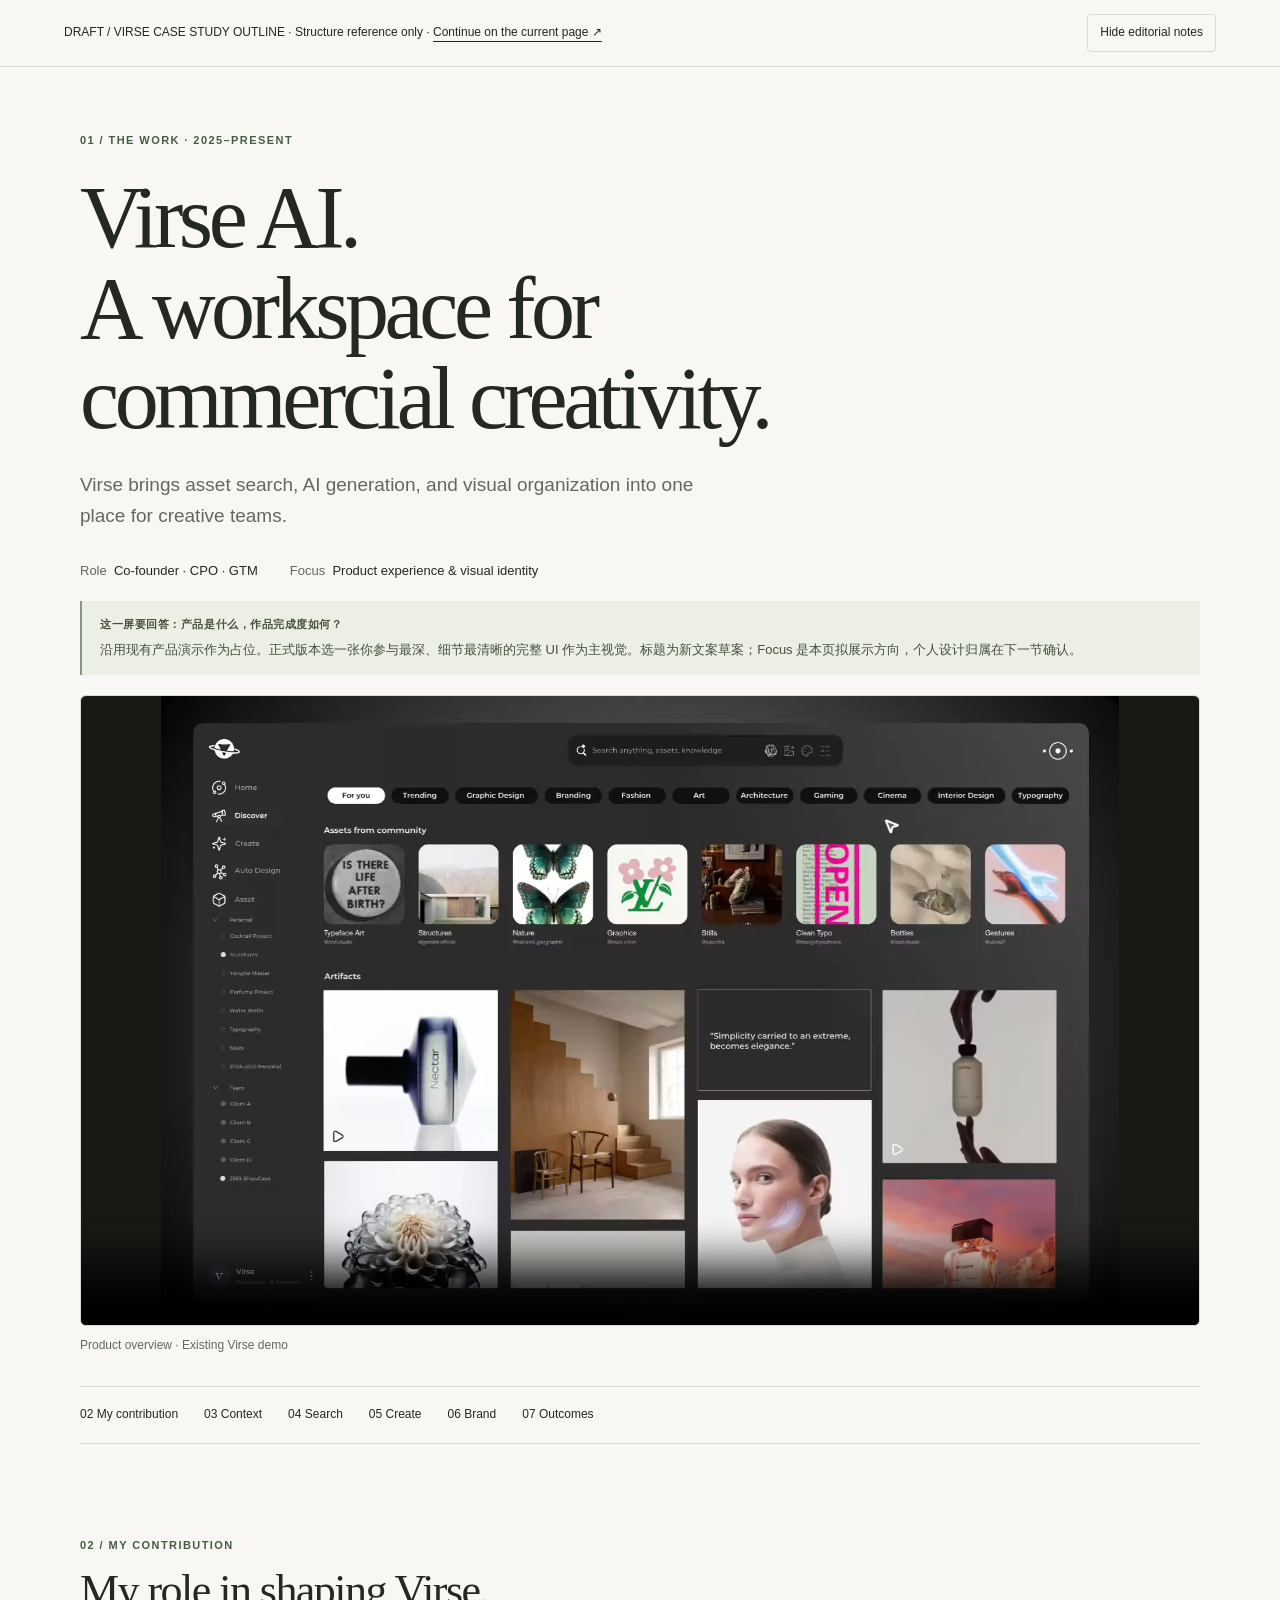
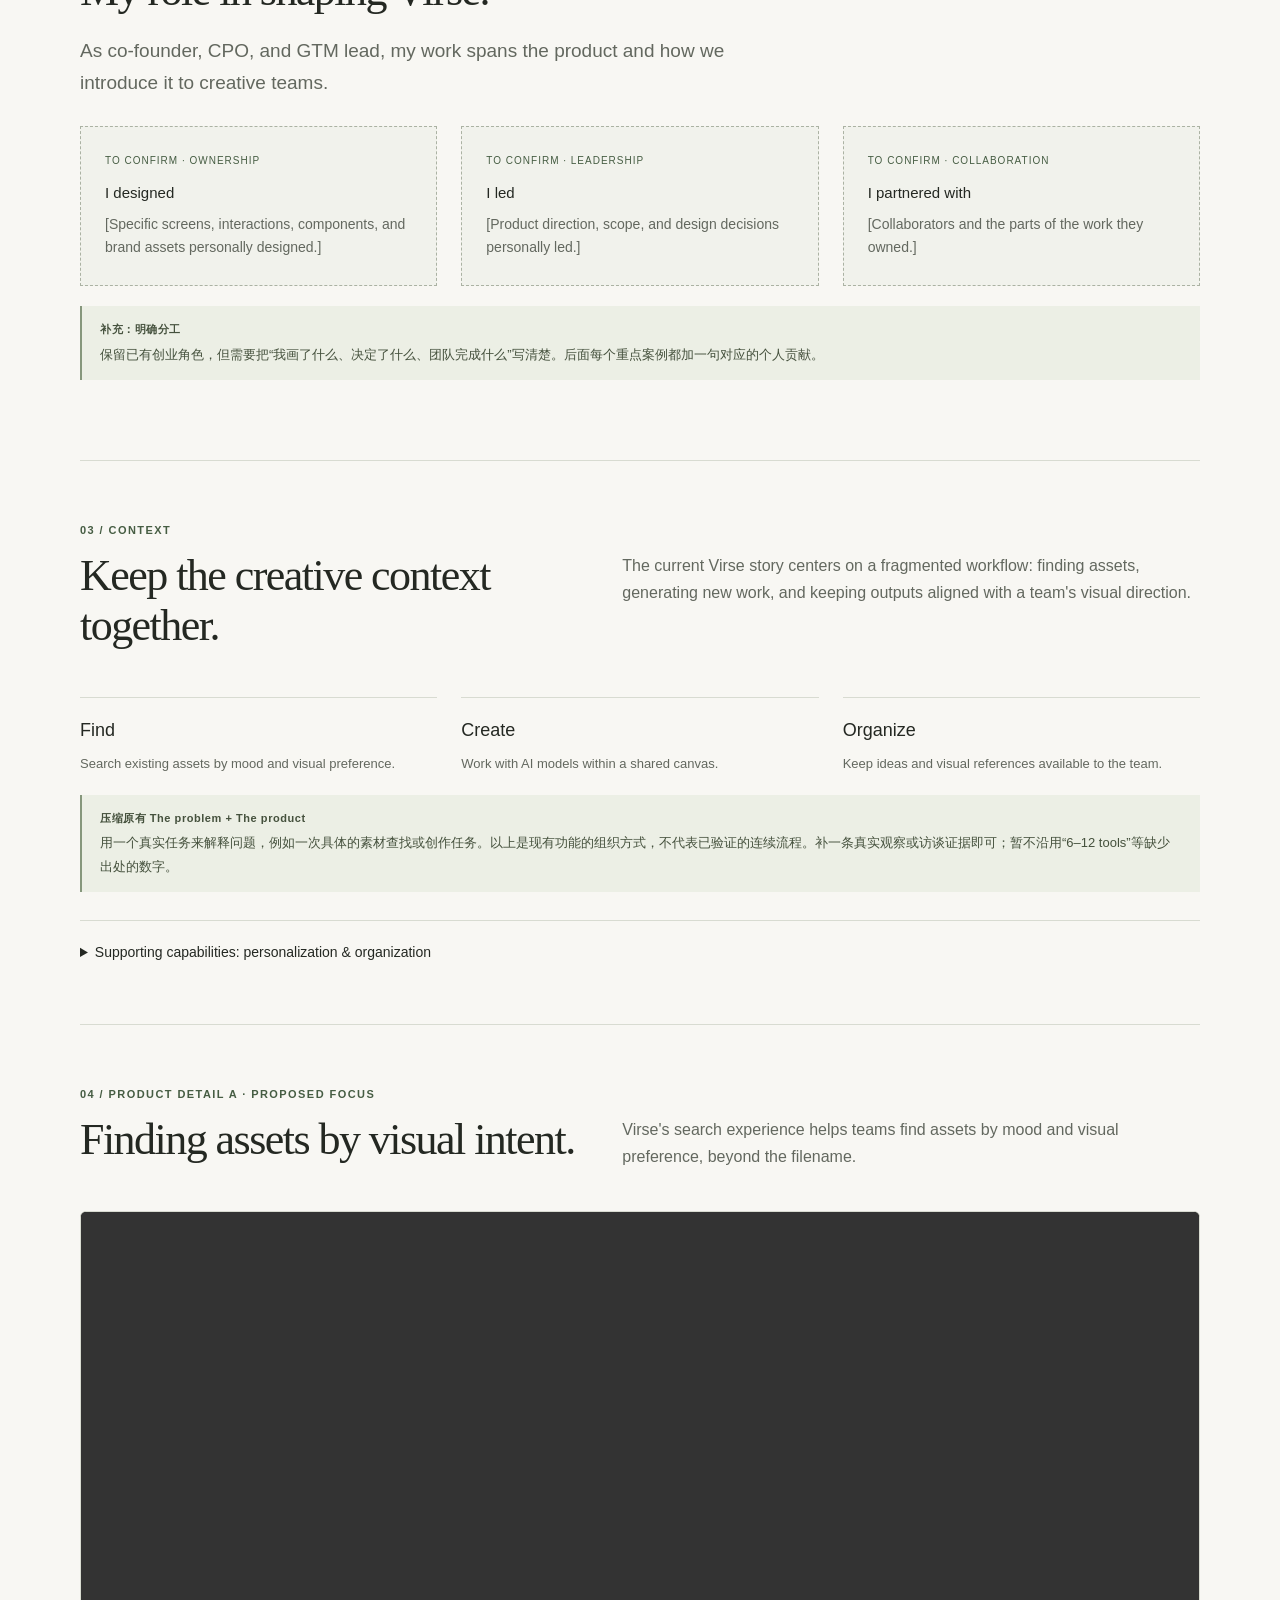
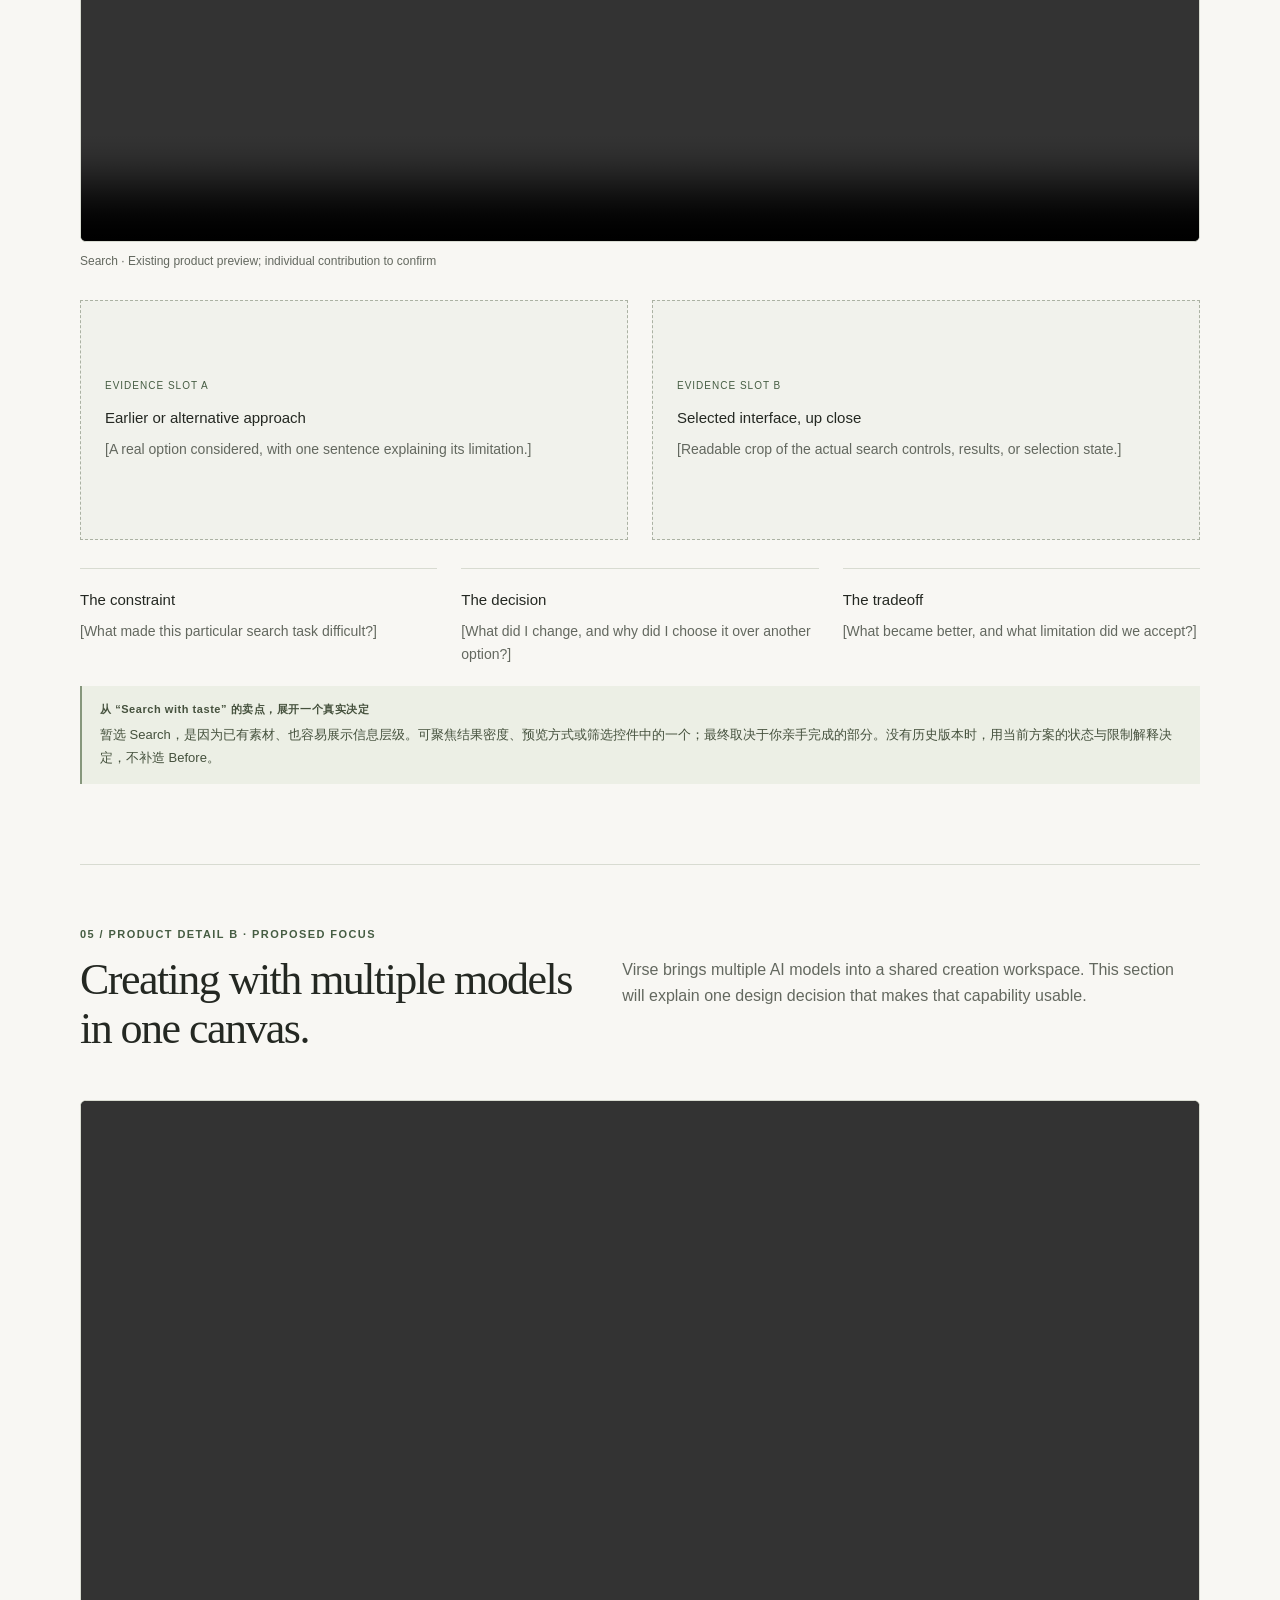
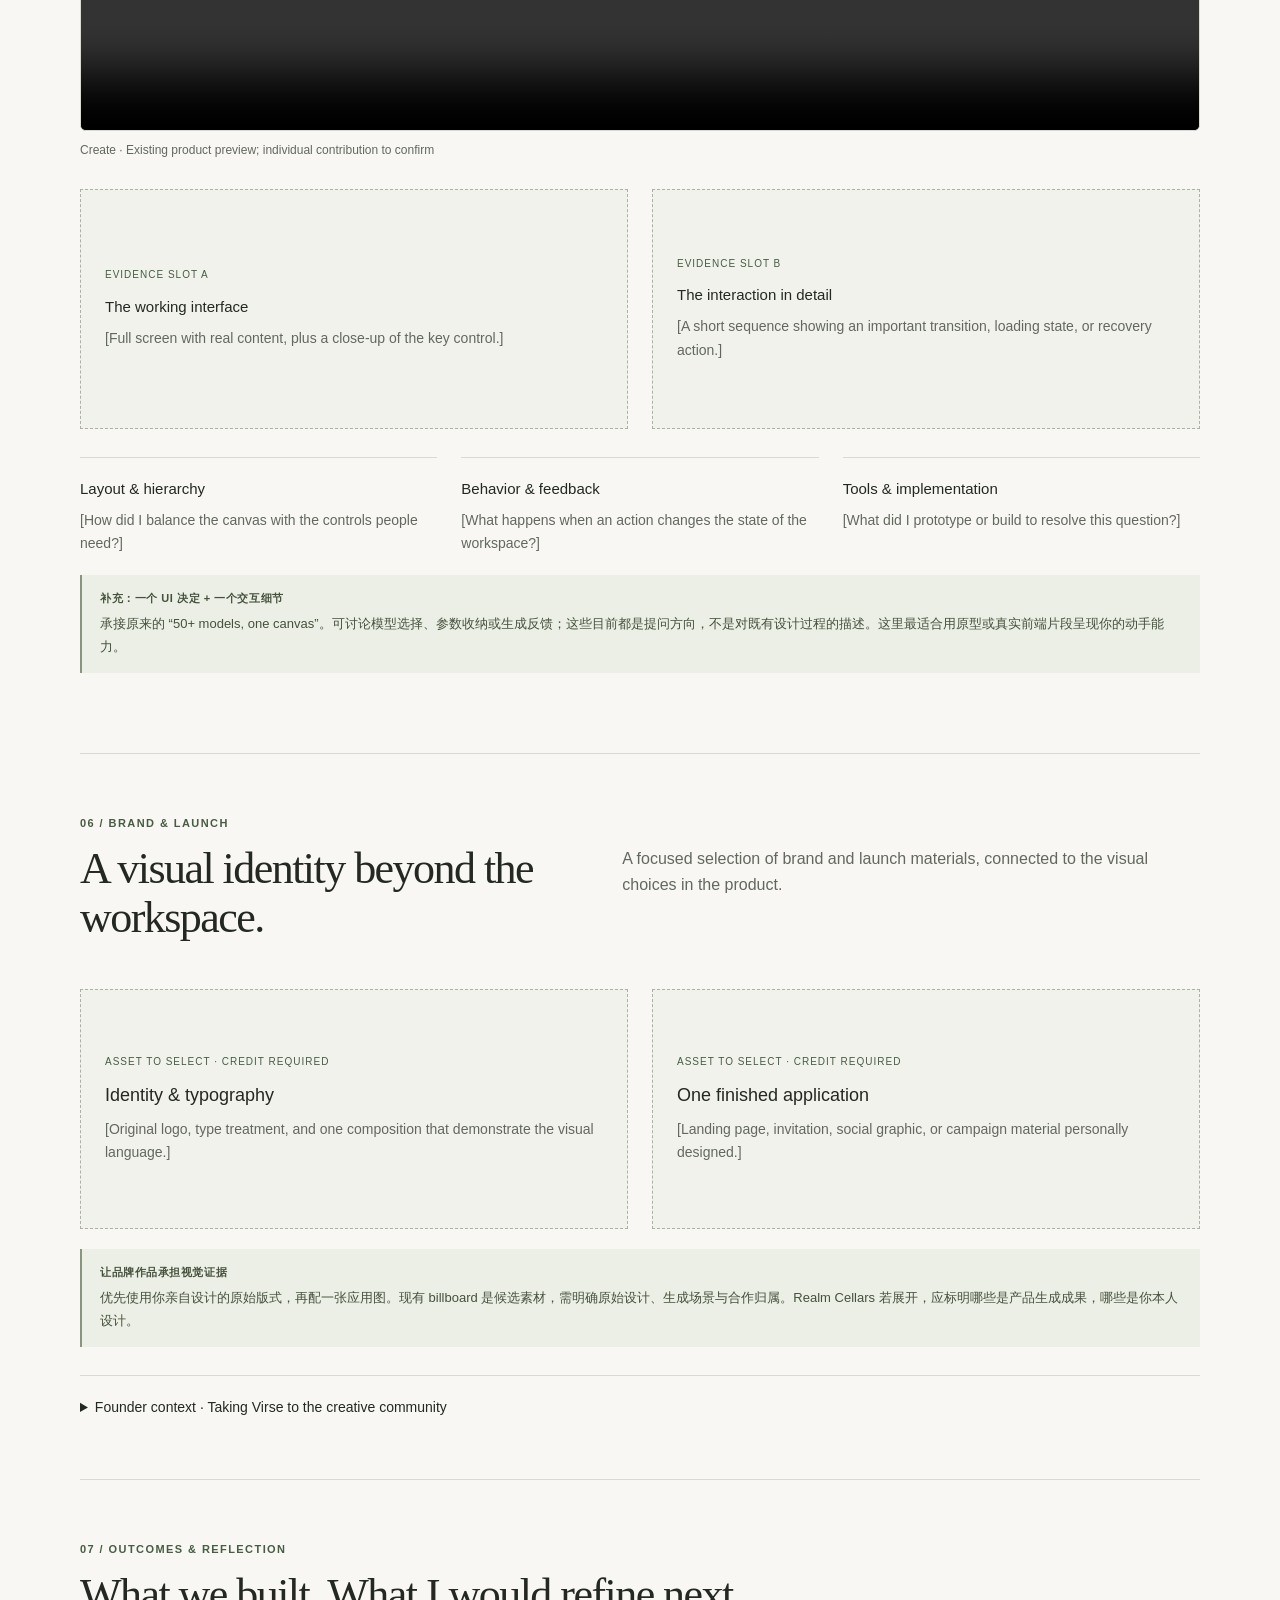
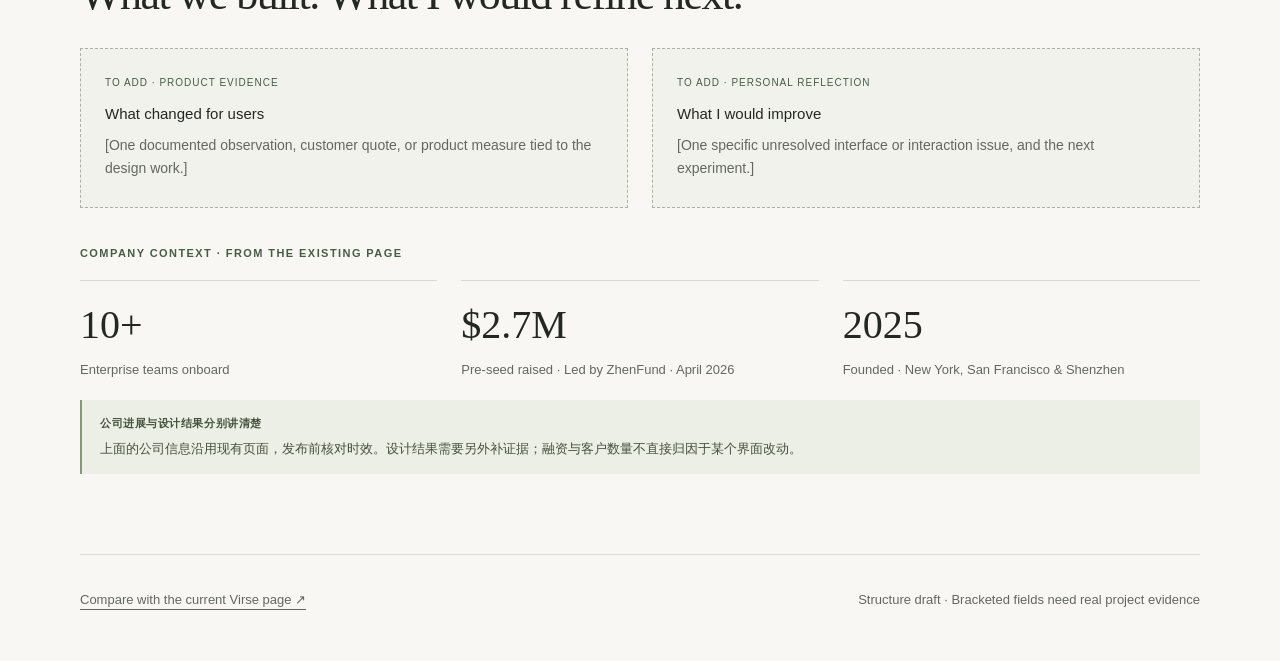
<file: design-proposals/virse-case-study-skeleton.html>
<!doctype html>
<html lang="en">
<head>
  <meta charset="utf-8">
  <meta name="viewport" content="width=device-width, initial-scale=1">
  <meta name="robots" content="noindex, nofollow">
  <title>DRAFT — Virse case study skeleton</title>
  <style>
    :root { --bg:#f8f7f3; --ink:#242822; --muted:#63685f; --line:#d8dbd1; --accent:#465d43; --note:#ecefe5; }
    * { box-sizing:border-box; }
    body { margin:0; background:var(--bg); color:var(--ink); font:16px/1.65 -apple-system,BlinkMacSystemFont,"Segoe UI",sans-serif; }
    a { color:inherit; text-underline-offset:5px; }
    a:focus-visible, button:focus-visible, summary:focus-visible { outline:2px solid var(--accent); outline-offset:5px; }
    .review-bar { border-bottom:1px solid var(--line); padding:14px 5%; display:flex; justify-content:space-between; gap:20px; align-items:center; font-size:12px; }
    button { font:inherit; border:1px solid var(--line); background:transparent; color:inherit; padding:8px 12px; border-radius:4px; cursor:pointer; }
    main,footer { width:min(1120px,90%); margin:auto; }
    header { padding:64px 0 32px; }
    .eyebrow,.section-no { color:var(--accent); text-transform:uppercase; letter-spacing:.13em; font-size:11px; font-weight:600; }
    h1,h2,h3,p,figure { margin:0; }
    h1 { font:400 clamp(48px,7vw,88px)/1.03 Georgia,serif; letter-spacing:-.05em; margin:24px 0; max-width:900px; }
    h2 { font:400 clamp(28px,4vw,44px)/1.13 Georgia,serif; letter-spacing:-.035em; margin:12px 0 20px; }
    h3 { font-size:18px; line-height:1.4; margin-bottom:10px; font-weight:500; }
    .intro { max-width:650px; color:var(--muted); font-size:19px; }
    .meta { display:flex; flex-wrap:wrap; gap:14px 32px; margin:28px 0 0; font-size:13px; }
    .meta span { color:var(--muted); }
    nav { display:flex; gap:12px 26px; flex-wrap:wrap; border-block:1px solid var(--line); padding:18px 0; margin-top:30px; font-size:12px; }
    nav a { text-decoration:none; }
    section { padding:60px 0; border-bottom:1px solid var(--line); scroll-margin-top:24px; }
    .section-head { display:grid; grid-template-columns:1fr 1.15fr; gap:40px; margin-bottom:26px; align-items:start; }
    .section-head>p { padding-top:32px; color:var(--muted); }
    .note { background:var(--note); border-left:2px solid #86977c; color:#45513d; padding:14px 18px; font-size:13px; line-height:1.8; margin:20px 0; }
    .note strong { display:block; font-size:11px; letter-spacing:.05em; margin-bottom:3px; }
    body.hide-notes .note { display:none; }
    .media { border:1px solid var(--line); border-radius:6px; overflow:hidden; background:#171915; }
    video { display:block; width:100%; aspect-ratio:16/9; object-fit:contain; }
    figcaption { color:var(--muted); font-size:12px; margin:10px 0 0; }
    .grid { display:grid; grid-template-columns:repeat(2,minmax(0,1fr)); gap:24px; }
    .grid.three { grid-template-columns:repeat(3,minmax(0,1fr)); }
    .placeholder { border:1px dashed #abb2a3; background:#f1f2ec; padding:24px; min-height:160px; display:flex; flex-direction:column; justify-content:center; }
    .placeholder p { color:var(--muted); font-size:14px; }
    .placeholder small { display:block; color:var(--accent); font-size:10px; text-transform:uppercase; letter-spacing:.1em; margin-bottom:12px; }
    .placeholder.visual { min-height:240px; }
    .decision { margin-top:28px; }
    .decision p { font-size:14px; color:var(--muted); }
    .decision h3 { font-size:15px; }
    .mini { border-top:1px solid var(--line); padding-top:20px; }
    .number { font:400 40px/1.2 Georgia,serif; margin-bottom:10px; }
    .caption { color:var(--muted); font-size:13px; }
    details { margin-top:28px; border-top:1px solid var(--line); padding-top:20px; }
    summary { cursor:pointer; font-size:14px; }
    details p { color:var(--muted); font-size:14px; max-width:780px; margin-top:16px; }
    footer { padding:34px 0 50px; display:flex; justify-content:space-between; gap:20px; color:var(--muted); font-size:13px; }
    @media(max-width:700px) {
      .review-bar { align-items:flex-start; }
      .review-bar span { max-width:190px; }
      header { padding-top:36px; }
      section { padding:40px 0; }
      .section-head,.grid,.grid.three { grid-template-columns:1fr; gap:20px; }
      .section-head>p { padding-top:0; }
      .intro { font-size:17px; }
      h1 { font-size:49px; }
      footer { flex-direction:column; }
    }
  </style>
</head>
<body>
  <div class="review-bar">
    <span>DRAFT / VIRSE CASE STUDY OUTLINE · Structure reference only · <a href="../virse.html">Continue on the current page ↗</a></span>
    <button id="notes-toggle" type="button" aria-pressed="true">Hide editorial notes</button>
  </div>
  <main>
    <header>
      <p class="eyebrow">01 / The work · 2025–present</p>
      <h1>Virse AI.<br>A workspace for<br>commercial creativity.</h1>
      <p class="intro">Virse brings asset search, AI generation, and visual organization into one place for creative teams.</p>
      <div class="meta"><p><span>Role</span> &nbsp;Co-founder · CPO · GTM</p><p><span>Focus</span> &nbsp;Product experience &amp; visual identity</p></div>
      <aside class="note" lang="zh-CN"><strong>这一屏要回答：产品是什么，作品完成度如何？</strong>沿用现有产品演示作为占位。正式版本选一张你参与最深、细节最清晰的完整 UI 作为主视觉。标题为新文案草案；Focus 是本页拟展示方向，个人设计归属在下一节确认。</aside>
      <figure>
        <div class="media"><video controls muted playsinline preload="metadata" src="../virse-concept.webm" aria-label="Existing Virse product overview video"></video></div>
        <figcaption>Product overview · Existing Virse demo</figcaption>
      </figure>
      <nav aria-label="Case study sections"><a href="#ownership">02 My contribution</a><a href="#context">03 Context</a><a href="#search">04 Search</a><a href="#create">05 Create</a><a href="#brand">06 Brand</a><a href="#outcomes">07 Outcomes</a></nav>
    </header>

    <section id="ownership">
      <p class="section-no">02 / My contribution</p>
      <h2>My role in shaping Virse.</h2>
      <p class="intro">As co-founder, CPO, and GTM lead, my work spans the product and how we introduce it to creative teams.</p>
      <div class="grid three decision">
        <div class="placeholder"><small>To confirm · Ownership</small><h3>I designed</h3><p>[Specific screens, interactions, components, and brand assets personally designed.]</p></div>
        <div class="placeholder"><small>To confirm · Leadership</small><h3>I led</h3><p>[Product direction, scope, and design decisions personally led.]</p></div>
        <div class="placeholder"><small>To confirm · Collaboration</small><h3>I partnered with</h3><p>[Collaborators and the parts of the work they owned.]</p></div>
      </div>
      <aside class="note" lang="zh-CN"><strong>补充：明确分工</strong>保留已有创业角色，但需要把“我画了什么、决定了什么、团队完成什么”写清楚。后面每个重点案例都加一句对应的个人贡献。</aside>
    </section>

    <section id="context">
      <div class="section-head"><div><p class="section-no">03 / Context</p><h2>Keep the creative context together.</h2></div><p>The current Virse story centers on a fragmented workflow: finding assets, generating new work, and keeping outputs aligned with a team's visual direction.</p></div>
      <div class="grid three">
        <div class="mini"><h3>Find</h3><p class="caption">Search existing assets by mood and visual preference.</p></div>
        <div class="mini"><h3>Create</h3><p class="caption">Work with AI models within a shared canvas.</p></div>
        <div class="mini"><h3>Organize</h3><p class="caption">Keep ideas and visual references available to the team.</p></div>
      </div>
      <aside class="note" lang="zh-CN"><strong>压缩原有 The problem + The product</strong>用一个真实任务来解释问题，例如一次具体的素材查找或创作任务。以上是现有功能的组织方式，不代表已验证的连续流程。补一条真实观察或访谈证据即可；暂不沿用“6–12 tools”等缺少出处的数字。</aside>
      <details><summary>Supporting capabilities: personalization &amp; organization</summary><p>These existing previews provide context. The two sections below are the proposed design deep dives.</p><div class="grid decision">
        <figure><div class="media"><video controls muted playsinline preload="none" src="../Website-Personalize.webm" aria-label="Virse personalization preview"></video></div><figcaption>Personalization · Existing preview</figcaption></figure>
        <figure><div class="media"><video controls muted playsinline preload="none" src="../Website-Manage-Your-Idea.webm" aria-label="Virse idea organization preview"></video></div><figcaption>Organization · Existing preview</figcaption></figure>
      </div></details>
    </section>

    <section id="search">
      <div class="section-head"><div><p class="section-no">04 / Product detail A · Proposed focus</p><h2>Finding assets by visual intent.</h2></div><p>Virse's search experience helps teams find assets by mood and visual preference, beyond the filename.</p></div>
      <figure><div class="media"><video controls muted playsinline preload="none" src="../Search-Mode.webm" aria-label="Existing Virse search preview"></video></div><figcaption>Search · Existing product preview; individual contribution to confirm</figcaption></figure>
      <div class="grid decision">
        <div class="placeholder visual"><small>Evidence slot A</small><h3>Earlier or alternative approach</h3><p>[A real option considered, with one sentence explaining its limitation.]</p></div>
        <div class="placeholder visual"><small>Evidence slot B</small><h3>Selected interface, up close</h3><p>[Readable crop of the actual search controls, results, or selection state.]</p></div>
      </div>
      <div class="grid three decision">
        <div class="mini"><h3>The constraint</h3><p>[What made this particular search task difficult?]</p></div>
        <div class="mini"><h3>The decision</h3><p>[What did I change, and why did I choose it over another option?]</p></div>
        <div class="mini"><h3>The tradeoff</h3><p>[What became better, and what limitation did we accept?]</p></div>
      </div>
      <aside class="note" lang="zh-CN"><strong>从 “Search with taste” 的卖点，展开一个真实决定</strong>暂选 Search，是因为已有素材、也容易展示信息层级。可聚焦结果密度、预览方式或筛选控件中的一个；最终取决于你亲手完成的部分。没有历史版本时，用当前方案的状态与限制解释决定，不补造 Before。</aside>
    </section>

    <section id="create">
      <div class="section-head"><div><p class="section-no">05 / Product detail B · Proposed focus</p><h2>Creating with multiple models in one canvas.</h2></div><p>Virse brings multiple AI models into a shared creation workspace. This section will explain one design decision that makes that capability usable.</p></div>
      <figure><div class="media"><video controls muted playsinline preload="none" src="../Website-Create-Mode.webm" aria-label="Existing Virse creation preview"></video></div><figcaption>Create · Existing product preview; individual contribution to confirm</figcaption></figure>
      <div class="grid decision">
        <div class="placeholder visual"><small>Evidence slot A</small><h3>The working interface</h3><p>[Full screen with real content, plus a close-up of the key control.]</p></div>
        <div class="placeholder visual"><small>Evidence slot B</small><h3>The interaction in detail</h3><p>[A short sequence showing an important transition, loading state, or recovery action.]</p></div>
      </div>
      <div class="grid three decision">
        <div class="mini"><h3>Layout &amp; hierarchy</h3><p>[How did I balance the canvas with the controls people need?]</p></div>
        <div class="mini"><h3>Behavior &amp; feedback</h3><p>[What happens when an action changes the state of the workspace?]</p></div>
        <div class="mini"><h3>Tools &amp; implementation</h3><p>[What did I prototype or build to resolve this question?]</p></div>
      </div>
      <aside class="note" lang="zh-CN"><strong>补充：一个 UI 决定 + 一个交互细节</strong>承接原来的 “50+ models, one canvas”。可讨论模型选择、参数收纳或生成反馈；这些目前都是提问方向，不是对既有设计过程的描述。这里最适合用原型或真实前端片段呈现你的动手能力。</aside>
    </section>

    <section id="brand">
      <div class="section-head"><div><p class="section-no">06 / Brand &amp; launch</p><h2>A visual identity beyond the workspace.</h2></div><p>A focused selection of brand and launch materials, connected to the visual choices in the product.</p></div>
      <div class="grid">
        <div class="placeholder visual"><small>Asset to select · Credit required</small><h3>Identity &amp; typography</h3><p>[Original logo, type treatment, and one composition that demonstrate the visual language.]</p></div>
        <div class="placeholder visual"><small>Asset to select · Credit required</small><h3>One finished application</h3><p>[Landing page, invitation, social graphic, or campaign material personally designed.]</p></div>
      </div>
      <aside class="note" lang="zh-CN"><strong>让品牌作品承担视觉证据</strong>优先使用你亲自设计的原始版式，再配一张应用图。现有 billboard 是候选素材，需明确原始设计、生成场景与合作归属。Realm Cellars 若展开，应标明哪些是产品生成成果，哪些是你本人设计。</aside>
      <details><summary>Founder context · Taking Virse to the creative community</summary><p>I host and curate events for creative directors, design leaders, and AI-forward teams. Virse's soft launch included a wine happy hour at NYTechWeek and a case study with creative partner Realm Cellars.</p><p>Existing page reports 250+ RSVPs. This supports the launch story; the brand work above will carry the visual design evidence.</p></details>
    </section>

    <section id="outcomes">
      <p class="section-no">07 / Outcomes &amp; reflection</p>
      <h2>What we built. What I would refine next.</h2>
      <div class="grid decision">
        <div class="placeholder"><small>To add · Product evidence</small><h3>What changed for users</h3><p>[One documented observation, customer quote, or product measure tied to the design work.]</p></div>
        <div class="placeholder"><small>To add · Personal reflection</small><h3>What I would improve</h3><p>[One specific unresolved interface or interaction issue, and the next experiment.]</p></div>
      </div>
      <p class="eyebrow" style="margin:36px 0 18px">Company context · From the existing page</p>
      <div class="grid three">
        <div class="mini"><p class="number">10+</p><p class="caption">Enterprise teams onboard</p></div>
        <div class="mini"><p class="number">$2.7M</p><p class="caption">Pre-seed raised · Led by ZhenFund · April 2026</p></div>
        <div class="mini"><p class="number">2025</p><p class="caption">Founded · New York, San Francisco &amp; Shenzhen</p></div>
      </div>
      <aside class="note" lang="zh-CN"><strong>公司进展与设计结果分别讲清楚</strong>上面的公司信息沿用现有页面，发布前核对时效。设计结果需要另外补证据；融资与客户数量不直接归因于某个界面改动。</aside>
    </section>
  </main>
  <footer><a href="../virse.html">Compare with the current Virse page ↗</a><span>Structure draft · Bracketed fields need real project evidence</span></footer>
  <script>
    const toggle = document.getElementById('notes-toggle');
    toggle.addEventListener('click', () => {
      const hidden = document.body.classList.toggle('hide-notes');
      toggle.textContent = hidden ? 'Show editorial notes' : 'Hide editorial notes';
      toggle.setAttribute('aria-pressed', String(!hidden));
    });
  </script>
</body>
</html>
</file>
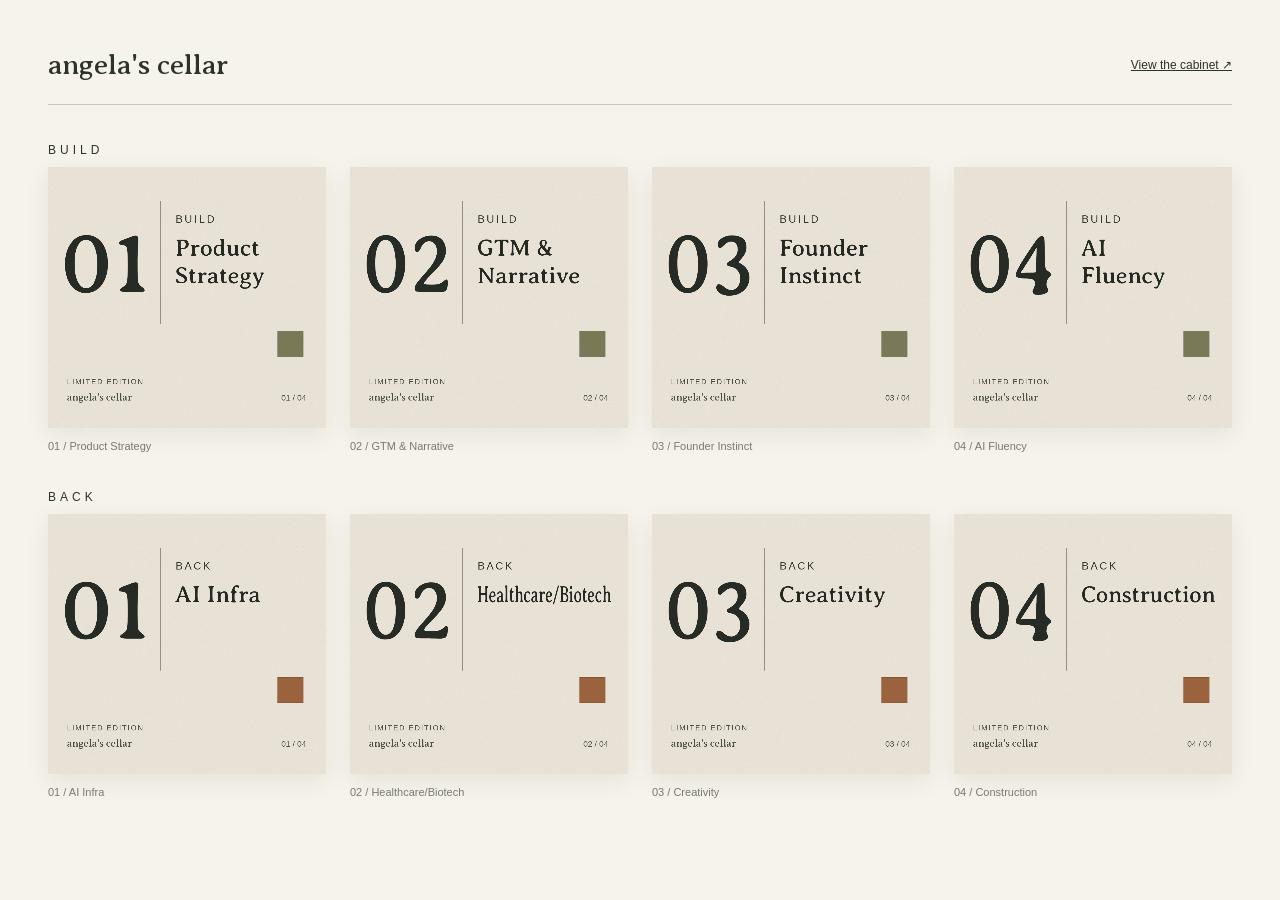
<file: wine-cabinet/label-proof.html>
<!doctype html><html lang="en"><head><meta charset="utf-8"><meta name="viewport" content="width=device-width,initial-scale=1"><title>angela's cellar — Gallery labels</title><style>*{box-sizing:border-box}body{margin:0;padding:48px;background:#f6f3ec;color:#2d3329;font-family:"Averia Serif Libre",serif}header{display:flex;justify-content:space-between;align-items:center;border-bottom:1px solid #c9c5b9;padding-bottom:22px;margin-bottom:38px}h1{font-size:28px;font-weight:normal;margin:0}a{color:inherit;font:12px Arial}h2{font:12px Arial;letter-spacing:4px;font-weight:normal;margin-top:38px}.labels{display:grid;grid-template-columns:repeat(4,minmax(0,1fr));gap:24px}figure{margin:0}canvas{width:100%;height:auto;display:block;box-shadow:0 7px 22px #2a271514}figcaption{font:11px Arial;color:#787b6a;margin-top:12px}@media(max-width:750px){body{padding:24px}.labels{grid-template-columns:repeat(2,minmax(0,1fr));gap:20px}h1{font-size:22px}}</style><link rel="stylesheet" href="https://fonts.googleapis.com/css2?family=Averia+Serif+Libre:ital,wght@0,300;0,400;0,700;1,300;1,400&amp;display=swap"></head><body><header><h1>angela's cellar</h1><a href="../index.html">View the cabinet ↗</a></header><main id="proof"></main><script type="module">
import {createGalleryLabel,galleryCollections} from './gallery-labels.js?v=averia-4';
await document.fonts.load('400 86px "Averia Serif Libre"').catch(()=>{});
for(const {collection,labels} of galleryCollections){const heading=document.createElement('h2');heading.textContent=collection.toUpperCase();document.getElementById('proof').append(heading);const grid=document.createElement('div');grid.className='labels';document.getElementById('proof').append(grid);labels.forEach((lines,i)=>{const figure=document.createElement('figure');const canvas=createGalleryLabel({lines,collection,number:i+1});canvas.setAttribute('role','img');canvas.setAttribute('aria-label',`${collection} ${i+1}: ${lines.join(' ')} — angela's cellar`);figure.append(canvas);const caption=document.createElement('figcaption');caption.textContent=`0${i+1} / ${lines.join(' ')}`;figure.append(caption);grid.append(figure);});}
</script></body></html>
</file>
<file: nav-brand.css>
.nav-wine-mark {
  display: block;
  transform-origin: 50% 90%;
}
@keyframes wineMarkSway {
  0%, 100% { transform: rotate(0deg); }
  22% { transform: rotate(-10deg); }
  48% { transform: rotate(8deg); }
  72% { transform: rotate(-4deg); }
  88% { transform: rotate(2deg); }
}
@media (hover:hover) and (prefers-reduced-motion:no-preference) {
  .nav-logo:hover .nav-wine-mark { animation: wineMarkSway .7s ease-in-out; }
}
@media (prefers-reduced-motion:no-preference) {
  .nav-logo:focus-visible .nav-wine-mark { animation: wineMarkSway .7s ease-in-out; }
}
</file>
<file: virse-gallery.css>
/* Homepage project gallery: a quiet introduction alongside a visual story. */
#building { max-width:1280px; scroll-margin-top:78px; }
#building .section-label { margin-bottom:0; font-size:12px; }
#building .building-grid { grid-template-columns:1fr; gap:28px; align-items:start; margin-top:28px; }
#building .building-left { position:static; display:grid; grid-template-columns:minmax(0,1fr) auto; column-gap:40px; row-gap:14px; align-items:start; }
#building .virse-name { font-size:24px; line-height:1.3; margin-bottom:0; text-wrap:balance; }
#building .virse-desc { grid-column:1; max-width:740px; font-size:16px; line-height:1.65; margin-bottom:0; }
#building .virse-meta { margin-top:0; padding-top:24px; border-top:1px solid var(--gray-2); }
#building .meta-row { font-size:12px; gap:8px; }
#building .meta-key { min-width:42px; }
.building-links { grid-column:2; grid-row:1/3; display:flex; flex-wrap:wrap; gap:18px; margin-top:5px; }
.building-links a { font-size:15px; line-height:1.5; color:var(--black); text-decoration:none; border-bottom:1px solid var(--gray-2); padding-bottom:5px; }
.building-links a:hover { border-color:var(--black); }
.building-gallery { min-width:0; }
.gallery-toolbar { display:flex; justify-content:space-between; align-items:center; gap:16px; margin-bottom:16px; font-size:11px; color:var(--gray-3); }
.gallery-motion { border:0; padding:6px 0 6px 12px; background:none; color:inherit; font:inherit; cursor:pointer; }
.gallery-grid { display:grid; grid-template-columns:repeat(2,minmax(0,1fr)); gap:24px 16px; }
.gallery-item { margin:0; min-width:0; }
.gallery-item--lead { grid-column:1/-1; }
.gallery-item--poster { grid-row:span 2; display:flex; flex-direction:column; }
.gallery-media { display:block; position:relative; width:100%; padding:0; border:0; border-radius:12px; overflow:hidden; background:transparent; cursor:zoom-in; aspect-ratio:16/9; }
.gallery-item--lead .gallery-media { aspect-ratio:823/540; }
.gallery-media video,.gallery-media img { display:block; width:100%; height:100%; object-fit:cover; }
.gallery-item--poster .gallery-media { flex:1; min-height:0; aspect-ratio:auto; }
.gallery-item--poster img { object-fit:cover; }
.gallery-expand { position:absolute; right:12px; bottom:12px; width:28px; height:28px; display:grid; place-items:center; border-radius:50%; background:rgba(20,22,20,.65); color:#fff; font:16px/1 var(--sans); }
.gallery-item figcaption { display:flex; align-items:baseline; gap:10px; padding-top:12px; color:var(--black); font-size:12px; line-height:1.5; }
.gallery-item figcaption span { font-size:10px; color:var(--gray-3); }
.gallery-media:focus-visible,.gallery-motion:focus-visible { outline:2px solid var(--black); outline-offset:4px; }
.gallery-lightbox { width:min(1100px,94vw); max-height:94svh; margin:auto; border:1px solid var(--gray-2); border-radius:16px; padding:16px; color:var(--black); background:var(--white); }
.gallery-lightbox::backdrop { background:rgba(10,12,10,.8); backdrop-filter:blur(8px); }
.gallery-lightbox header { display:flex; align-items:center; justify-content:space-between; gap:16px; padding:0 0 12px; }
.gallery-lightbox h3 { font:400 22px/1.2 var(--serif); letter-spacing:-.045em; }
.gallery-close { background:none; border:0; color:inherit; font:26px/1 var(--sans); width:40px; height:40px; cursor:pointer; }
.gallery-lightbox video,.gallery-lightbox img { display:block; width:100%; max-height:76svh; object-fit:contain; border-radius:8px; }
.gallery-lightbox [hidden] { display:none; }
@media(max-width:760px) {
  #building .building-grid { grid-template-columns:1fr; gap:32px; }
  #building .building-left { grid-template-columns:1fr; }
  .building-links { grid-column:1; grid-row:auto; margin-top:8px; }
  #building .virse-name { max-width:540px; font-size:24px; }
  #building .virse-desc { max-width:540px; font-size:16px; }
  #building .virse-meta { gap:8px; }
  .gallery-item figcaption { font-size:11px; gap:6px; }
}
@media(max-width:480px) {
  .gallery-grid { grid-template-columns:1fr; gap:24px; }
  .gallery-item--poster { grid-row:auto; }
  .gallery-item--poster .gallery-media { aspect-ratio:4/5; flex:auto; }
  .gallery-item figcaption { font-size:13px; }
}
</file>
<file: site-footer.css>
/* Shared footer, matching the homepage. */
    #connect {
      position: relative;
      max-width: 100%;
      padding: 0;
      overflow: hidden;
      color: #f3f0e9;
      background: #0c0c0a;
      border-radius: 34px 34px 0 0;
    }

    #connect::before {
      content: '';
      position: absolute;
      width: 620px;
      height: 620px;
      left: -280px;
      top: -260px;
      border-radius: 50%;
      pointer-events: none;
      background: radial-gradient(circle, rgba(142,100,54,.18), transparent 66%);
      filter: blur(14px);
    }

    #connect .connect-shell {
      position: relative;
      z-index: 1;
      max-width: 1220px;
      margin: 0 auto;
      padding: 112px 48px 30px;
    }

    #connect .connect-main {
      width: 100%;
    }

    #connect .connect-headline {
      max-width: 100%;
      width: 60%;
      color: #f3f0e9;
      font-family: var(--serif);
      font-size: clamp(30px, 3.6vw, 46px);
      font-weight: 400;
      line-height: 1.3;
      letter-spacing: -.05em;
    }

    #connect .footer-inline-visual {
      --tilt: -2deg;
      position: relative;
      isolation: isolate;
      display: inline-block;
      width: 1.7em;
      height: 1em;
      margin: 0 .06em;
      padding: 0;
      overflow: visible;
      vertical-align: -.09em;
      appearance: none;
      border: 1px solid rgba(255,255,255,.18);
      border-radius: 9px;
      background: #24231f;
      transform: rotate(var(--tilt));
    }

    #connect .footer-inline-visual:nth-of-type(2) { --tilt: 2.5deg; }
    #connect .footer-inline-visual:nth-of-type(3) { --tilt: -1deg; }

    #connect .footer-inline-visual img {
      position: absolute;
      inset: 0;
      z-index: 1;
      width: 100%;
      height: 100%;
      border-radius: inherit;
      object-fit: cover;
      filter: saturate(.78) contrast(1.03) brightness(.82);
    }

    #connect .connect-sub {
      max-width: 590px;
      margin: 38px 0 32px;
      color: #aaa49a;
      font-size: 15px;
      line-height: 1.75;
    }

    #connect .connect-actions { display:flex; gap:12px; flex-wrap:wrap; }
    #connect .btn-white, #connect .btn-outline-white {
      display: inline-flex;
      align-items: center;
      justify-content: center;
      min-height: 45px;
      padding: 0 22px;
      border-radius: 100px;
      font-size: 13px;
      text-decoration: none;
      transition: transform .25s ease, background .25s ease, color .25s ease, border-color .25s ease;
    }
    #connect .btn-white { color:#11110f; background:#f2efe7; font-weight:500; }
    #connect .btn-outline-white { color:#f2efe7; border:1px solid #3f3e39; }
    #connect .btn-white:hover, #connect .btn-outline-white:hover { transform:translateY(-2px); }
    #connect .btn-outline-white:hover { border-color:#77736b; background:#181815; }

    #connect .connect-routes { padding-top: 39px; }
    #connect .connect-routes-label { margin-bottom: 18px; color:#736f68; font-size:10px; letter-spacing:.14em; text-transform:uppercase; }
    #connect .connect-route {
      display: grid;
      grid-template-columns: 1fr auto;
      gap: 16px;
      padding: 19px 0;
      color: inherit;
      text-decoration: none;
      border-top: 1px solid #2b2a26;
    }
    #connect .connect-route:last-child { border-bottom:1px solid #2b2a26; }
    #connect .connect-route-title { display:block; margin-bottom:5px; color:#f2efe7; font-size:13px; font-weight:500; }
    #connect .connect-route-desc { display:block; max-width:290px; color:#89847c; font-size:11px; line-height:1.55; transition:color .25s ease; }
    #connect .connect-route-arrow { color:#78736b; font-size:16px; transition:transform .3s ease,color .25s ease; }
    #connect .connect-route:hover .connect-route-desc { color:#bdb6ab; }
    #connect .connect-route:hover .connect-route-arrow { color:#f2efe7; transform:translate(4px,-4px); }

    #connect .footer-meta {
      display:flex;
      align-items:center;
      justify-content:space-between;
      gap:24px;
      margin-top:94px;
      padding-top:22px;
      color:#aaa49a;
      border-top:1px solid #1d1c19;
      font-size:13px;
      line-height:1.6;
    }
    #connect .footer-contact-links { display:flex; align-items:center; gap:24px; }
    #connect .footer-contact-links a { color:#aaa49a; text-decoration:none; transition:color .2s ease; }
    #connect .footer-contact-links a:hover { color:#f2efe7; }

    #connect .connect-left, #connect .connect-routes, #connect .footer-meta {
      opacity:0;
      transform:translateY(24px);
      transition:opacity .7s ease,transform .8s cubic-bezier(.16,1,.3,1);
    }
    #connect.is-visible .connect-left, #connect.is-visible .connect-routes, #connect.is-visible .footer-meta { opacity:1; transform:none; }
    #connect.is-visible .connect-routes { transition-delay:.08s; }
    #connect.is-visible .footer-meta { transition-delay:.12s; }


#connect { display:block; width:100%; margin:0; border:0; text-align:left; font-family:var(--sans); }
#connect .connect-shell { width:100%; }
#connect .connect-headline { margin:0; }
@media(max-width:768px) {
  #connect { border-radius:24px 24px 0 0; }
  #connect .connect-shell { padding:80px 24px 26px; }
  #connect .connect-headline { width:100%; font-size:clamp(30px,7.5vw,40px); }
  #connect .footer-meta { align-items:flex-start; flex-direction:column; margin-top:64px; }
  #connect .footer-contact-links { flex-wrap:wrap; gap:12px 20px; }
}
@media(prefers-reduced-motion:reduce) {
  #connect .connect-left,#connect .footer-meta { opacity:1; transform:none; transition:none; }
}
</file>
